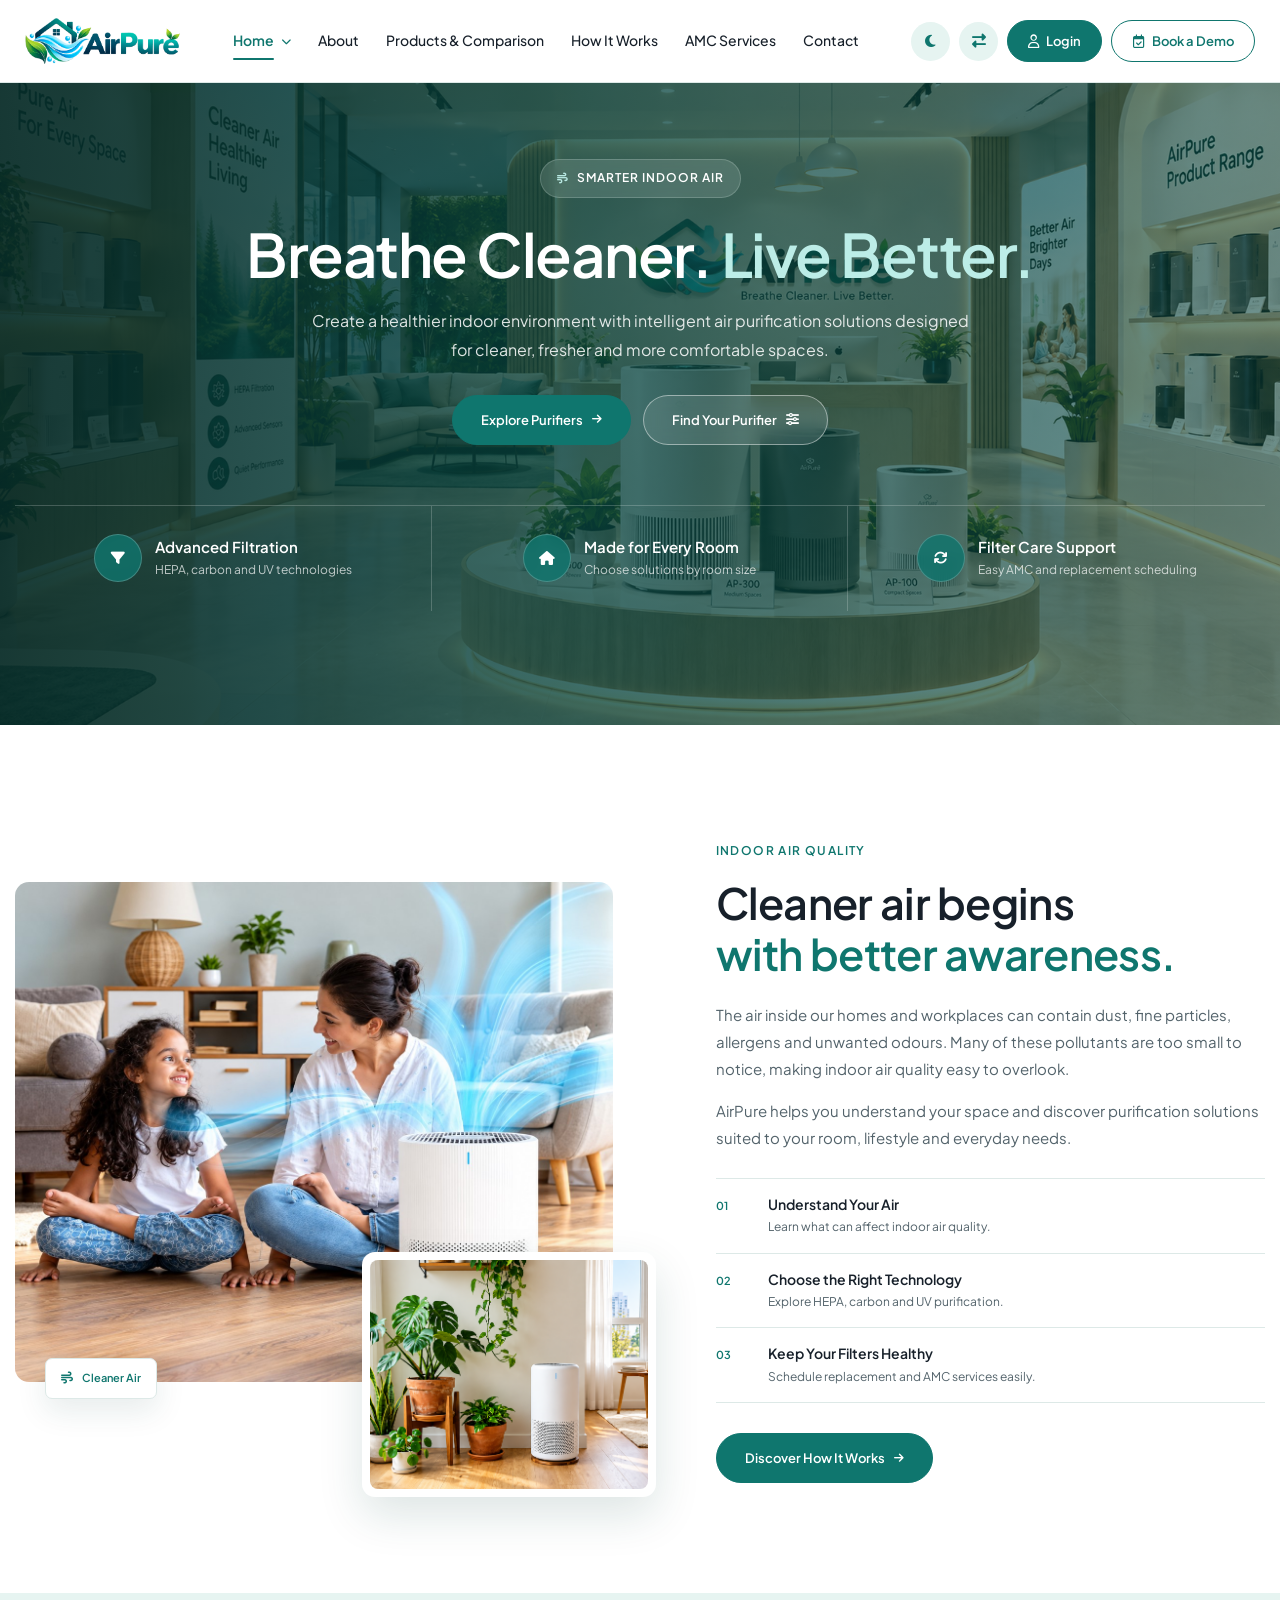
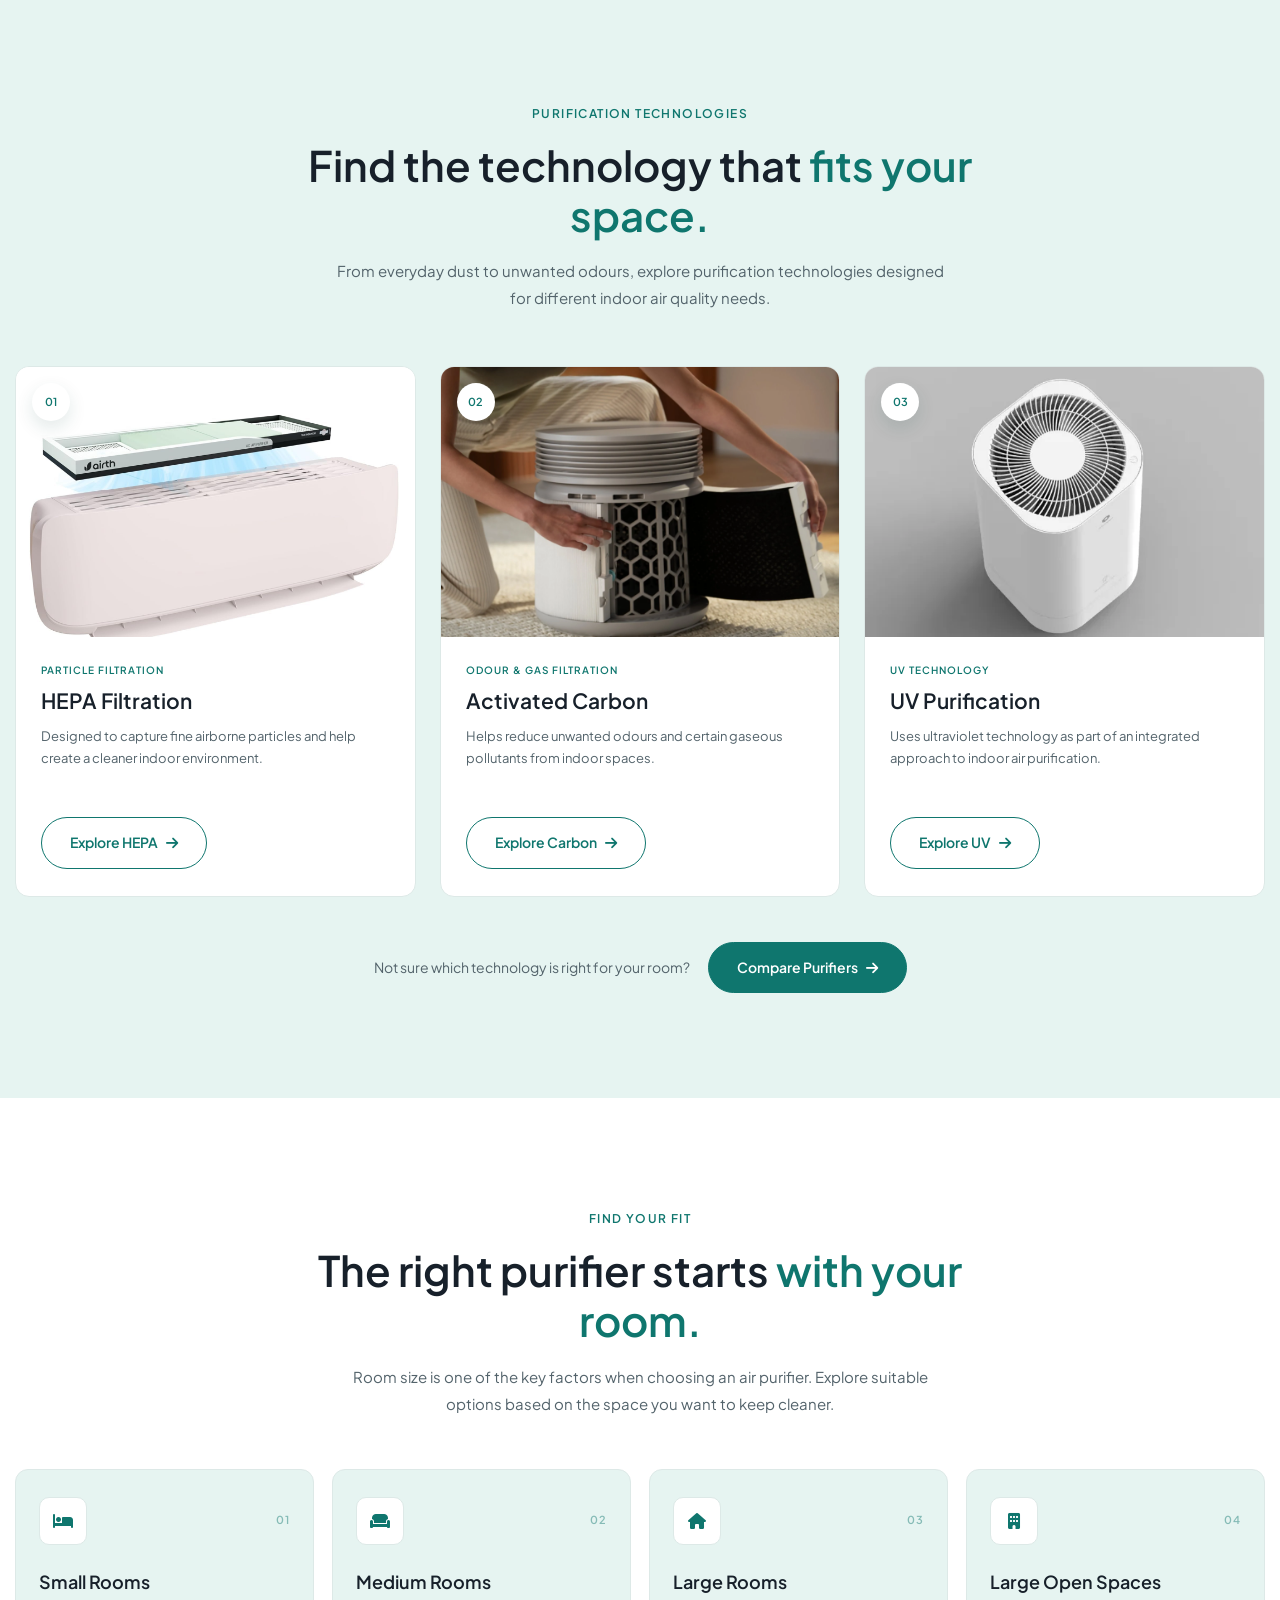
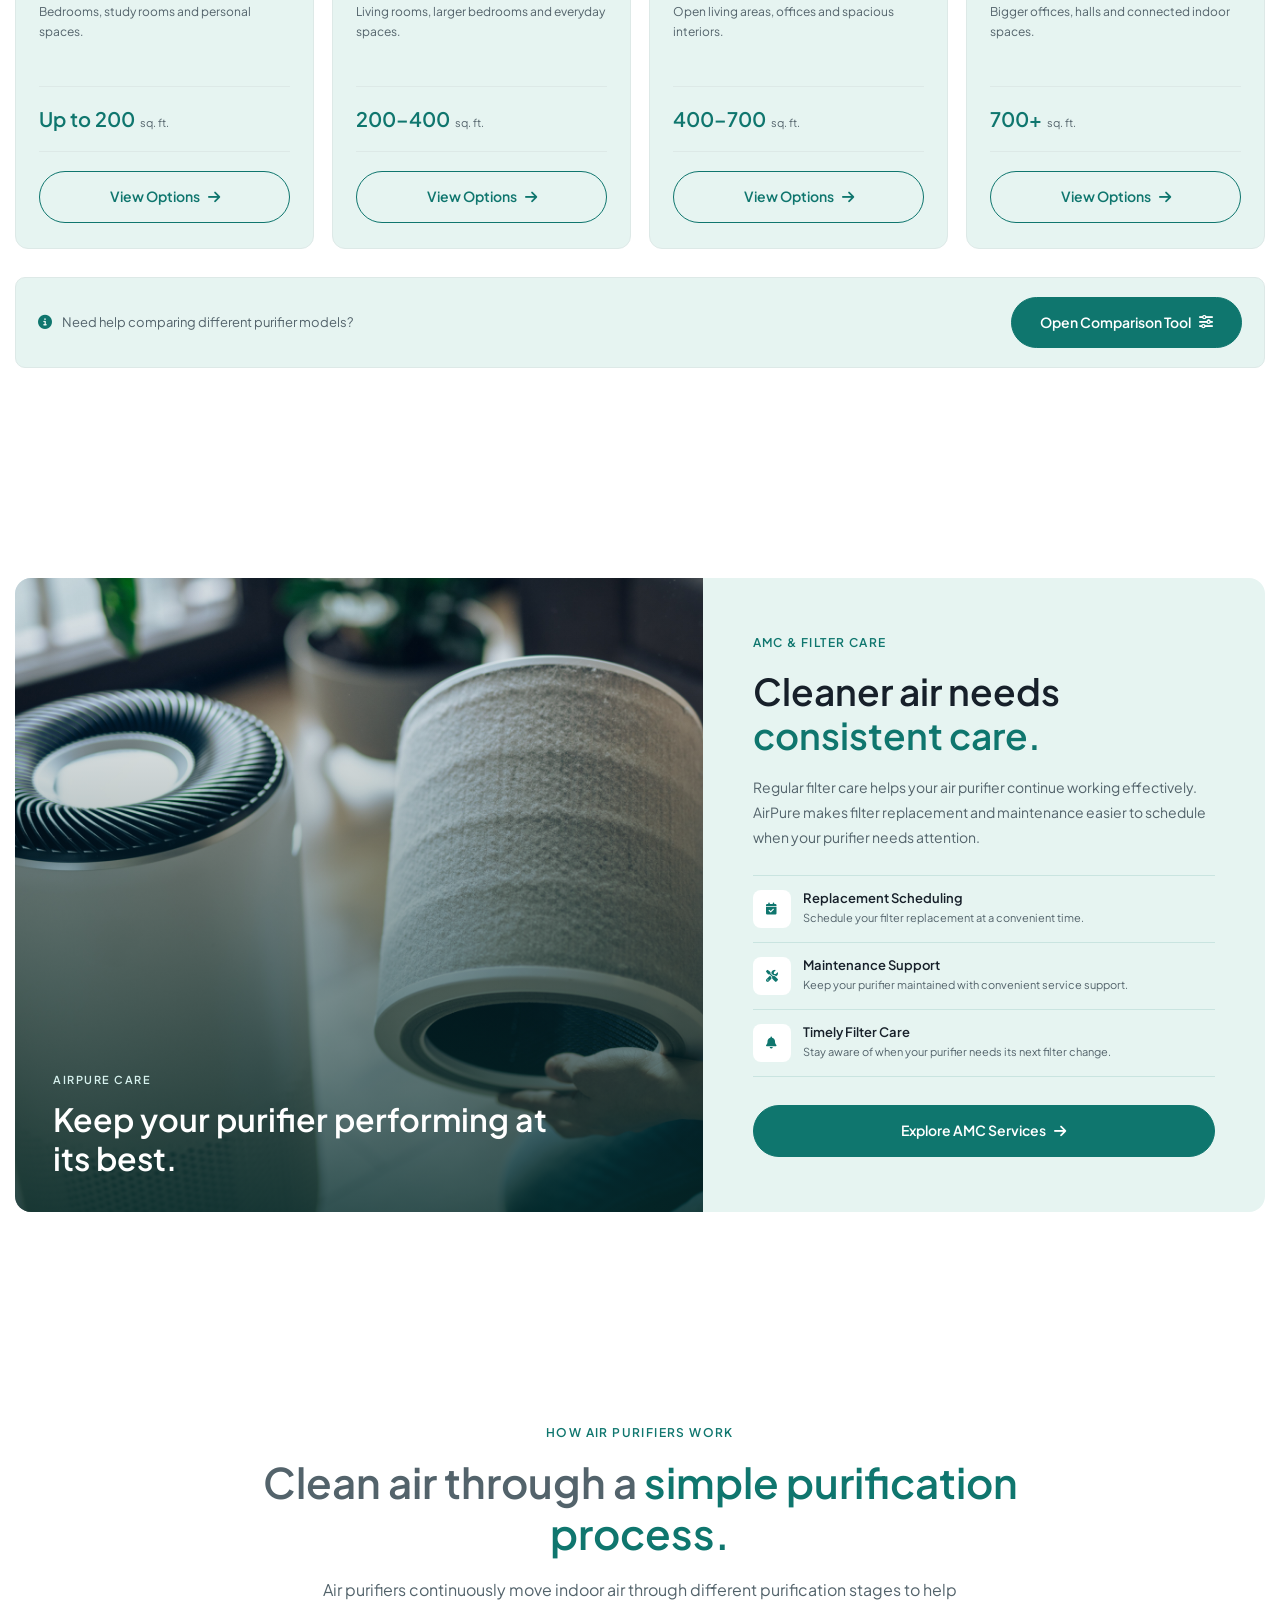
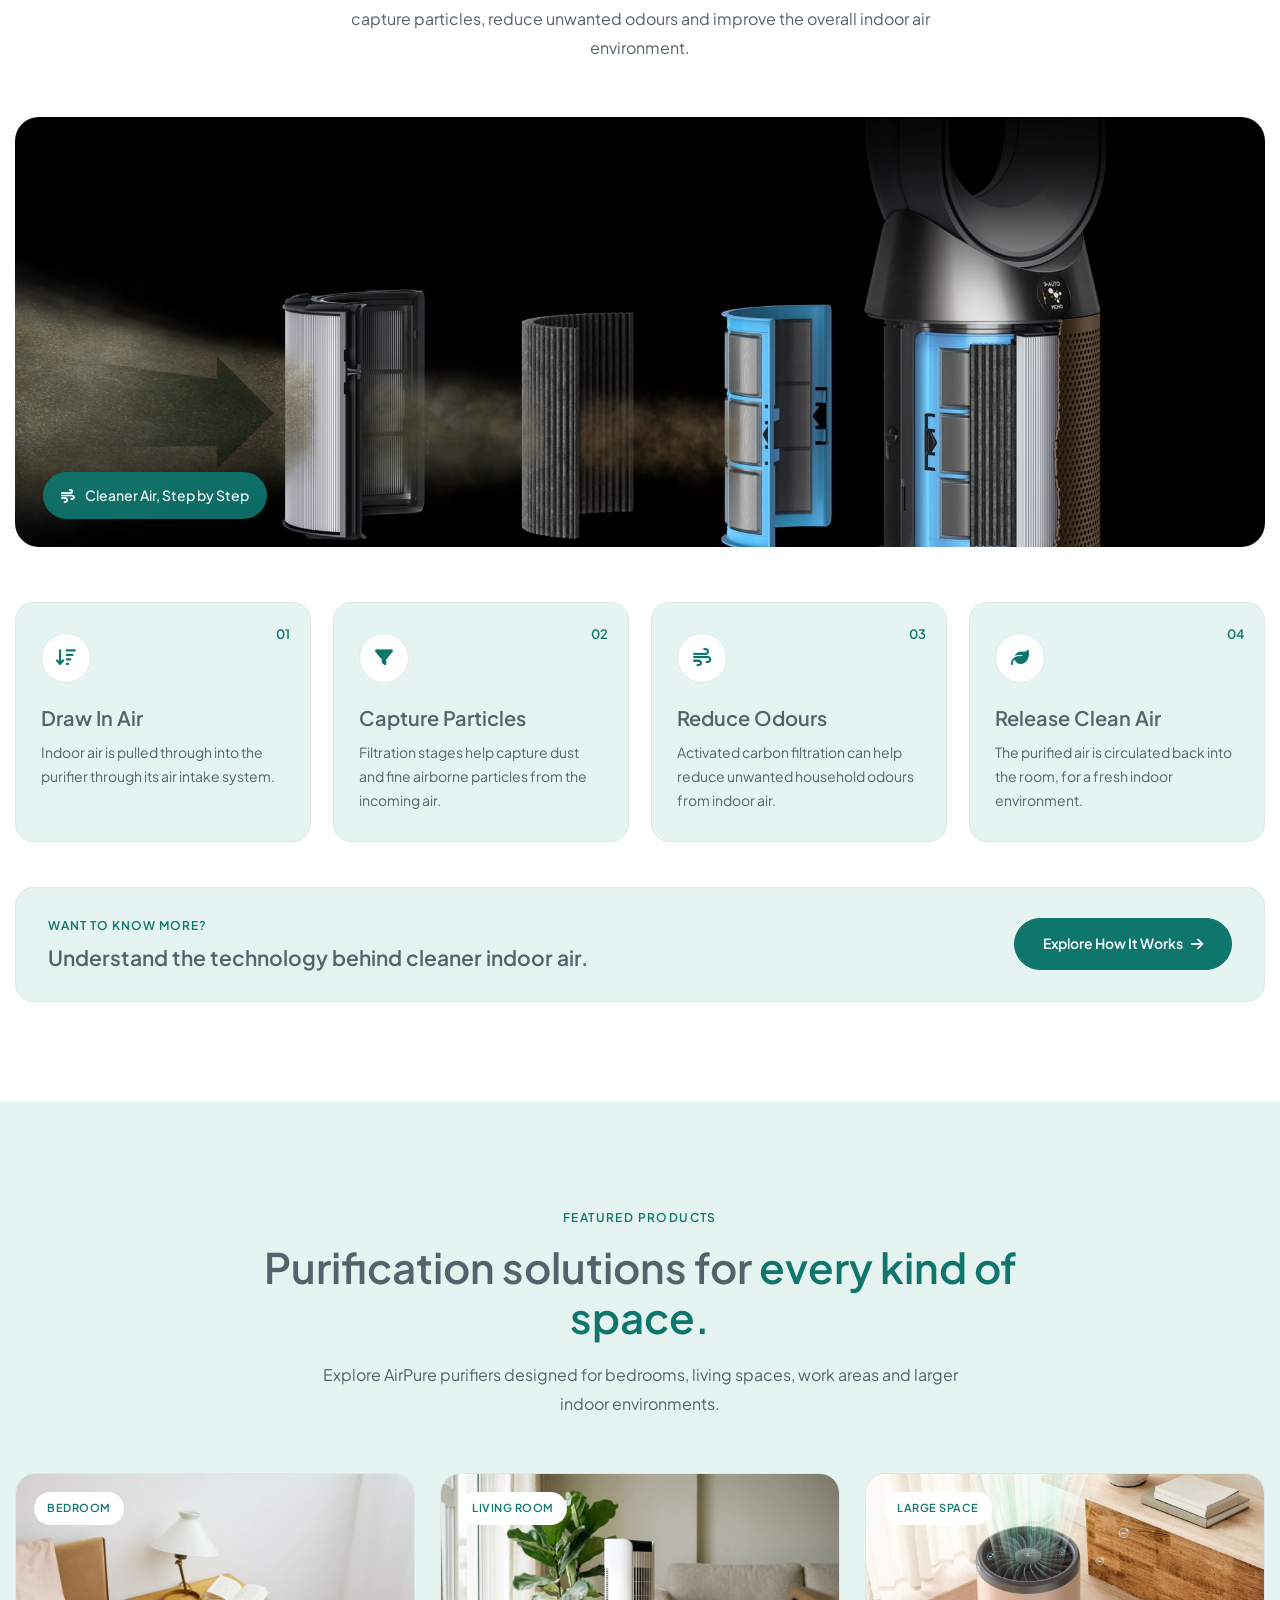
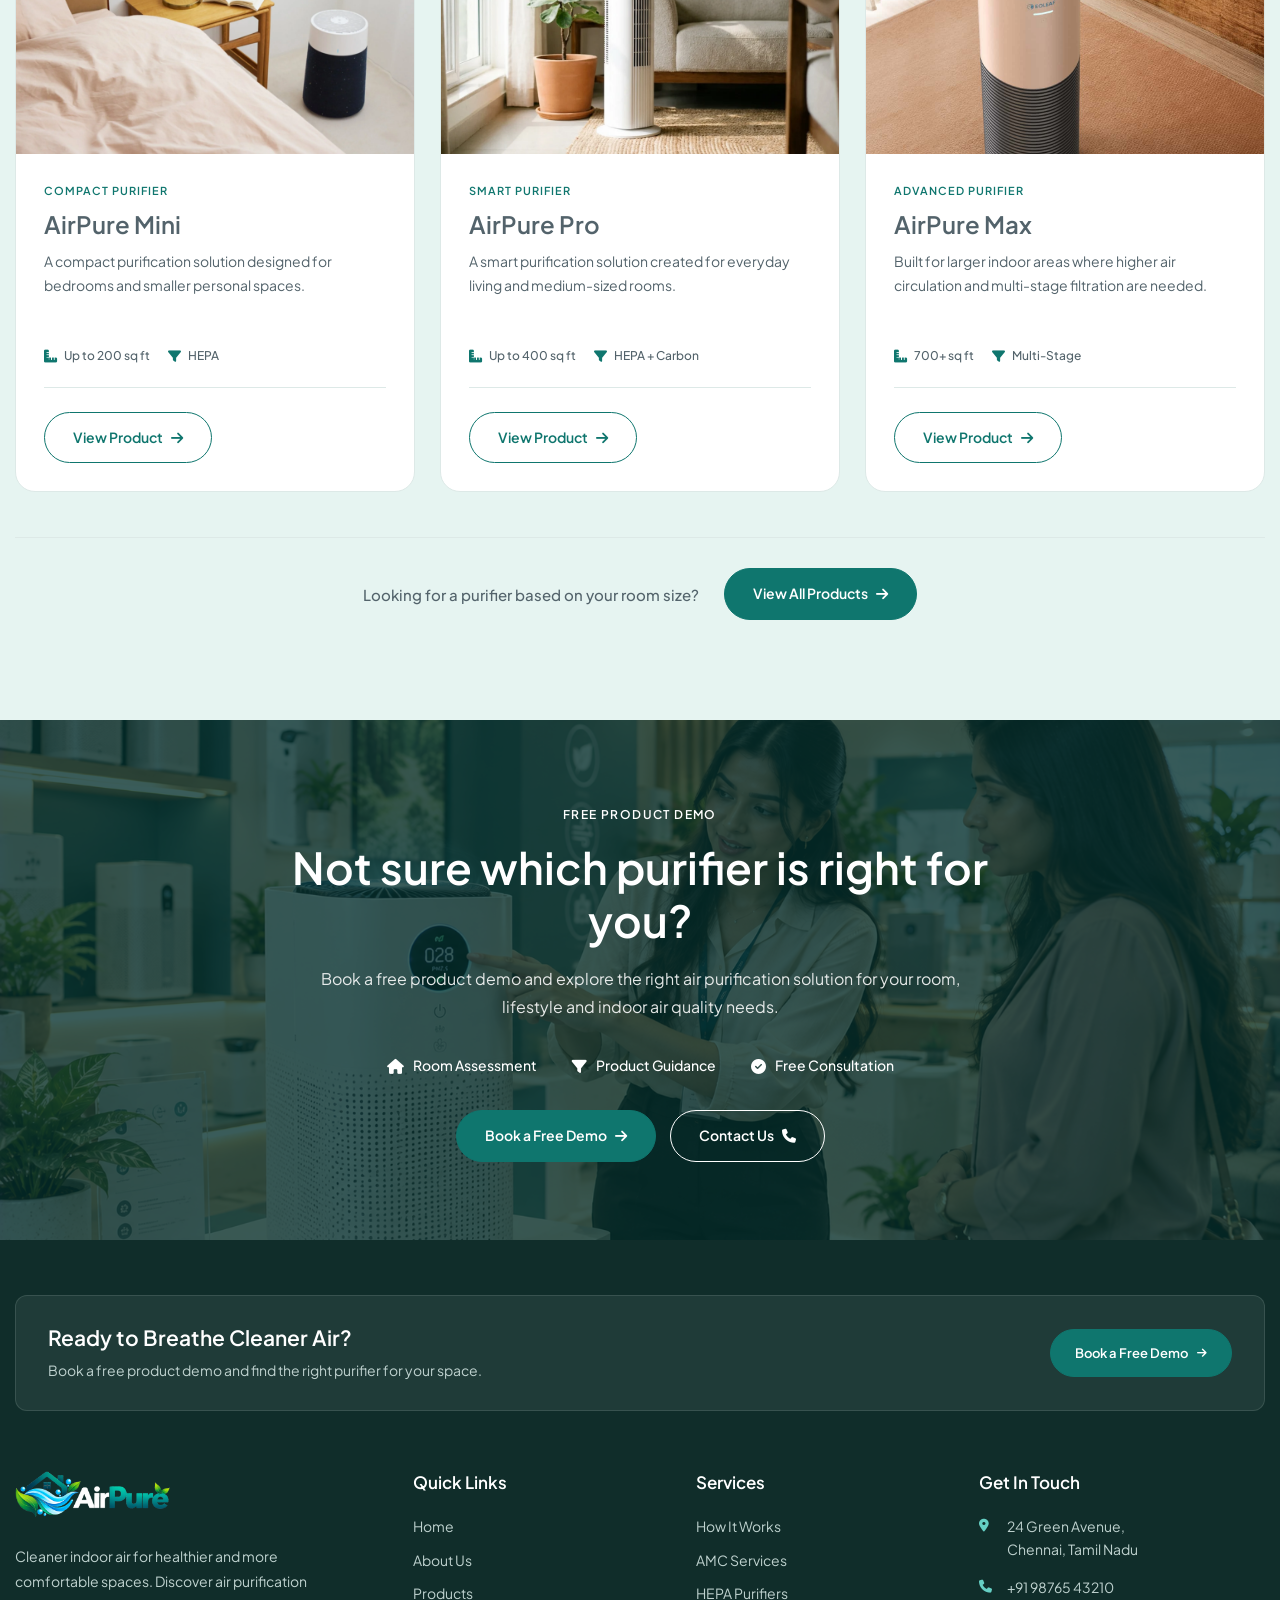
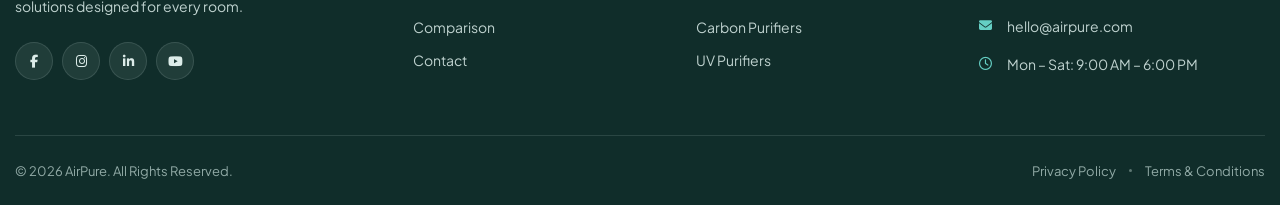
<file: index.html>
<!DOCTYPE html>
<html lang="en">

<head>
    <meta charset="UTF-8">

    <!-- Responsive Viewport -->
    <meta name="viewport" content="width=device-width, initial-scale=1.0">

    <!-- Website Title -->
    <title>AirPure</title>

    <!-- Favicon -->
    <link rel="icon" type="image/png" href="images/favicon.png">

    <!-- SEO Description -->
    <meta name="description"
        content="AirPure provides advanced air purifiers and indoor air quality solutions for cleaner, healthier spaces.">

    <!-- Google Font - Plus Jakarta Sans -->
    <link rel="preconnect" href="https://fonts.googleapis.com">
    <link rel="preconnect" href="https://fonts.gstatic.com" crossorigin>

    <link href="https://fonts.googleapis.com/css2?family=Plus+Jakarta+Sans:wght@400;500;600&display=swap"
        rel="stylesheet">

    <!-- Font Awesome -->
    <link rel="stylesheet" href="https://cdnjs.cloudflare.com/ajax/libs/font-awesome/6.7.2/css/all.min.css">

    <!-- Main CSS -->
    <link rel="stylesheet" href="css/style.css">

</head>

<body>

    <!-- ================================
     AIRPURE HEADER
================================= -->
    <header class="airpure-header" id="airpureHeader">

        <div class="airpure-header-container">

            <!-- Logo -->
            <a href="index.html" class="airpure-logo">
                <img src="images/logo.png" alt="AirPure">
            </a>


            <!-- Desktop Navigation -->
            <nav class="airpure-navigation" id="airpureNavigation">

                <ul class="airpure-menu">

                    <!-- Home Dropdown -->
                    <li class="airpure-menu-item airpure-home-dropdown">
                        <a href="#" class="airpure-menu-link">
                            <span class="airpure-home-text">Home</span>
                            <i class="fa-solid fa-chevron-down"></i>
                        </a>

                        <ul class="airpure-dropdown-menu">
                            <li>
                                <a href="index.html">Home 1</a>
                            </li>

                            <li>
                                <a href="home-2.html">Home 2</a>
                            </li>
                        </ul>
                    </li>


                    <!-- About -->
                    <li class="airpure-menu-item">
                        <a href="about.html" class="airpure-menu-link">
                            About
                        </a>
                    </li>

                    <!-- Products -->
                    <li class="airpure-menu-item">
                        <a href="products.html" class="airpure-menu-link">
                            Products & Comparison
                        </a>
                    </li>

                    <!-- How It Works -->
                    <li class="airpure-menu-item">
                        <a href="how-it-works.html" class="airpure-menu-link">
                            How It Works
                        </a>
                    </li>


                    <!-- AMC Services -->
                    <li class="airpure-menu-item">
                        <a href="amc-services.html" class="airpure-menu-link">
                            AMC Services
                        </a>
                    </li>


                    <!-- Contact -->
                    <li class="airpure-menu-item">
                        <a href="contact.html" class="airpure-menu-link">
                            Contact
                        </a>
                    </li>

                </ul>


                <!-- Mobile / Tablet Controls -->
                <div class="airpure-mobile-controls">

                    <!-- Dark Mode -->
                    <button class="airpure-control-btn" id="airpureThemeToggle" type="button"
                        aria-label="Toggle dark mode">

                        <i class="fa-solid fa-moon"></i>
                        <span>Dark Mode</span>

                    </button>


                    <!-- RTL -->
                    <button class="airpure-control-btn" id="airpureRtlToggle" type="button"
                        aria-label="Toggle RTL mode">

                        <i class="fa-solid fa-right-left"></i>
                        <span>RTL Mode</span>

                    </button>


                    <!-- Login -->
                    <a href="login.html" class="airpure-login-btn">
                        <i class="fa-regular fa-user"></i>
                        Login
                    </a>


                    <!-- Book Demo -->
                    <a href="demo-booking.html" class="airpure-demo-btn">

                        <i class="fa-regular fa-calendar-check"></i>
                        Book a Demo

                    </a>

                </div>

            </nav>


            <!-- Desktop Controls -->
            <div class="airpure-desktop-controls">

                <!-- Dark Mode -->
                <button class="airpure-icon-btn" id="airpureThemeToggleDesktop" type="button"
                    aria-label="Toggle dark mode">

                    <i class="fa-solid fa-moon"></i>

                </button>


                <!-- RTL -->
                <button class="airpure-icon-btn" id="airpureRtlToggleDesktop" type="button"
                    aria-label="Toggle RTL mode">

                    <i class="fa-solid fa-right-left"></i>

                </button>


                <!-- Login -->
                <a href="login.html" class="airpure-login-btn">
                    <i class="fa-regular fa-user"></i>
                    Login
                </a>


                <!-- Book Demo -->
                <a href="demo-booking.html" class="airpure-demo-btn">

                    <i class="fa-regular fa-calendar-check"></i>
                    Book a Demo

                </a>

            </div>


            <!-- Menu Toggle -->
            <button class="airpure-menu-toggle" id="airpureMenuToggle" type="button" aria-label="Open menu"
                aria-expanded="false">

                <span></span>
                <span></span>
                <span></span>

            </button>

        </div>

    </header>


    <!-- =========================================
     AIRPURE HERO SECTION
========================================= -->

    <section class="airpure-hero-section">

        <!-- Background Overlay -->
        <div class="airpure-hero-overlay"></div>

        <div class="container">

            <div class="airpure-hero-content">

                <!-- Eyebrow -->
                <span class="airpure-hero-eyebrow">
                    <i class="fa-solid fa-wind"></i>
                    SMARTER INDOOR AIR
                </span>


                <!-- Heading -->
                <h1>
                    Breathe Cleaner.
                    <span>Live Better.</span>
                </h1>


                <!-- Description -->
                <p>
                    Create a healthier indoor environment with intelligent
                    air purification solutions designed for cleaner,
                    fresher and more comfortable spaces.
                </p>


                <!-- Buttons -->
                <div class="airpure-hero-actions">

                    <a href="products.html" class="airpure-hero-main-btn">

                        Explore Purifiers
                        <i class="fa-solid fa-arrow-right"></i>

                    </a>


                    <a href="comparison.html" class="airpure-hero-light-btn">

                        Find Your Purifier
                        <i class="fa-solid fa-sliders"></i>

                    </a>

                </div>

            </div>


            <!-- Hero Highlights -->
            <div class="airpure-hero-highlights">

                <!-- Highlight 01 -->
                <div class="airpure-hero-highlight">

                    <div class="airpure-highlight-icon">
                        <i class="fa-solid fa-filter"></i>
                    </div>

                    <div class="airpure-highlight-content">

                        <h3>Advanced Filtration</h3>

                        <p>
                            HEPA, carbon and UV technologies
                        </p>

                    </div>

                </div>


                <!-- Highlight 02 -->
                <div class="airpure-hero-highlight">

                    <div class="airpure-highlight-icon">
                        <i class="fa-solid fa-house"></i>
                    </div>

                    <div class="airpure-highlight-content">

                        <h3>Made for Every Room</h3>

                        <p>
                            Choose solutions by room size
                        </p>

                    </div>

                </div>


                <!-- Highlight 03 -->
                <div class="airpure-hero-highlight">

                    <div class="airpure-highlight-icon">
                        <i class="fa-solid fa-arrows-rotate"></i>
                    </div>

                    <div class="airpure-highlight-content">

                        <h3>Filter Care Support</h3>

                        <p>
                            Easy AMC and replacement scheduling
                        </p>

                    </div>

                </div>

            </div>

        </div>

    </section>

    <!-- =========================================
     SECTION 02
     CLEAN AIR AWARENESS
========================================= -->

    <section class="airpure-awareness-section">

        <div class="container">

            <div class="airpure-awareness-wrapper">

                <!-- Image Area -->
                <div class="airpure-awareness-images">

                    <div class="airpure-awareness-main-image">

                        <img src="images/indoor-air-quality.jpg" alt="Clean indoor living space">

                    </div>


                    <div class="airpure-awareness-small-image">

                        <img src="images/air-purifier-living-room.jpg" alt="Air purifier in a modern room">

                    </div>


                    <div class="airpure-awareness-image-tag">

                        <i class="fa-solid fa-wind"></i>

                        <span>
                            Cleaner Air
                        </span>

                    </div>

                </div>


                <!-- Content Area -->
                <div class="airpure-awareness-content">

                    <span class="airpure-section-label">
                        INDOOR AIR QUALITY
                    </span>


                    <h2>
                        Cleaner air begins
                        <span>with better awareness.</span>
                    </h2>


                    <p>
                        The air inside our homes and workplaces can contain
                        dust, fine particles, allergens and unwanted odours.
                        Many of these pollutants are too small to notice,
                        making indoor air quality easy to overlook.
                    </p>


                    <p>
                        AirPure helps you understand your space and discover
                        purification solutions suited to your room, lifestyle
                        and everyday needs.
                    </p>


                    <!-- Awareness Points -->
                    <div class="airpure-awareness-points">

                        <div class="airpure-awareness-point">

                            <span class="airpure-point-number">
                                01
                            </span>

                            <div>

                                <h3>
                                    Understand Your Air
                                </h3>

                                <p>
                                    Learn what can affect indoor air quality.
                                </p>

                            </div>

                        </div>


                        <div class="airpure-awareness-point">

                            <span class="airpure-point-number">
                                02
                            </span>

                            <div>

                                <h3>
                                    Choose the Right Technology
                                </h3>

                                <p>
                                    Explore HEPA, carbon and UV purification.
                                </p>

                            </div>

                        </div>


                        <div class="airpure-awareness-point">

                            <span class="airpure-point-number">
                                03
                            </span>

                            <div>

                                <h3>
                                    Keep Your Filters Healthy
                                </h3>

                                <p>
                                    Schedule replacement and AMC services easily.
                                </p>

                            </div>

                        </div>

                    </div>


                    <a href="how-it-works.html" class="airpure-awareness-button">

                        Discover How It Works

                        <i class="fa-solid fa-arrow-right"></i>

                    </a>

                </div>

            </div>

        </div>

    </section>

    <!-- =========================================
     SECTION 03
     AIR PURIFICATION TECHNOLOGIES
========================================= -->

    <section class="airpure-technology-section">

        <div class="container">

            <!-- Section Heading -->
            <div class="airpure-technology-heading">

                <span class="airpure-section-label">
                    PURIFICATION TECHNOLOGIES
                </span>

                <h2>
                    Find the technology that
                    <span>fits your space.</span>
                </h2>

                <p>
                    From everyday dust to unwanted odours, explore
                    purification technologies designed for different
                    indoor air quality needs.
                </p>

            </div>


            <!-- Technology Cards -->
            <div class="airpure-technology-grid">

                <!-- HEPA -->
                <article class="airpure-technology-card">

                    <div class="airpure-technology-image">

                        <img src="images/hepa-purifier.jpg" alt="HEPA air purifier">

                        <span class="airpure-technology-number">
                            01
                        </span>

                    </div>


                    <div class="airpure-technology-content">

                        <span class="airpure-technology-type">
                            PARTICLE FILTRATION
                        </span>

                        <h3>
                            HEPA Filtration
                        </h3>

                        <p>
                            Designed to capture fine airborne particles
                            and help create a cleaner indoor environment.
                        </p>

                        <a href="products.html#hepa" class="btn-secondary">

                            Explore HEPA

                            <i class="fa-solid fa-arrow-right"></i>

                        </a>

                    </div>

                </article>


                <!-- Activated Carbon -->
                <article class="airpure-technology-card">

                    <div class="airpure-technology-image">

                        <img src="images/carbon-purifier.jpg" alt="Activated carbon air purifier">

                        <span class="airpure-technology-number">
                            02
                        </span>

                    </div>


                    <div class="airpure-technology-content">

                        <span class="airpure-technology-type">
                            ODOUR & GAS FILTRATION
                        </span>

                        <h3>
                            Activated Carbon
                        </h3>

                        <p>
                            Helps reduce unwanted odours and certain
                            gaseous pollutants from indoor spaces.
                        </p>

                        <a href="products.html#carbon" class="btn-secondary">

                            Explore Carbon

                            <i class="fa-solid fa-arrow-right"></i>

                        </a>

                    </div>

                </article>


                <!-- UV -->
                <article class="airpure-technology-card">

                    <div class="airpure-technology-image">

                        <img src="images/uv-purifier.jpg" alt="UV air purification system">

                        <span class="airpure-technology-number">
                            03
                        </span>

                    </div>


                    <div class="airpure-technology-content">

                        <span class="airpure-technology-type">
                            UV TECHNOLOGY
                        </span>

                        <h3>
                            UV Purification
                        </h3>

                        <p>
                            Uses ultraviolet technology as part of an
                            integrated approach to indoor air purification.
                        </p>

                        <a href="products.html#uv" class="btn-secondary">

                            Explore UV

                            <i class="fa-solid fa-arrow-right"></i>

                        </a>

                    </div>

                </article>

            </div>


            <!-- Bottom CTA -->
            <div class="airpure-technology-bottom">

                <p>
                    Not sure which technology is right for your room?
                </p>

                <a href="products.html" class="btn-primary">

                    Compare Purifiers

                    <i class="fa-solid fa-arrow-right"></i>

                </a>

            </div>

        </div>

    </section>

    <!-- =========================================
     SECTION 04
     FIND THE RIGHT PURIFIER
========================================= -->

    <section class="airpure-room-section">

        <div class="container">

            <!-- Section Heading -->
            <div class="airpure-room-heading">

                <span class="airpure-section-label">
                    FIND YOUR FIT
                </span>

                <h2>
                    The right purifier starts
                    <span>with your room.</span>
                </h2>

                <p>
                    Room size is one of the key factors when choosing
                    an air purifier. Explore suitable options based
                    on the space you want to keep cleaner.
                </p>

            </div>


            <!-- Room Size Options -->
            <div class="airpure-room-options">

                <!-- Small Room -->
                <div class="airpure-room-card">

                    <div class="airpure-room-top">

                        <span class="airpure-room-icon">
                            <i class="fa-solid fa-bed"></i>
                        </span>

                        <span class="airpure-room-number">
                            01
                        </span>

                    </div>

                    <h3>
                        Small Rooms
                    </h3>

                    <p>
                        Bedrooms, study rooms and personal spaces.
                    </p>

                    <div class="airpure-room-size">
                        <strong>Up to 200</strong>
                        <span>sq. ft.</span>
                    </div>

                    <a href="products.html" class="btn-secondary">

                        View Options

                        <i class="fa-solid fa-arrow-right"></i>

                    </a>

                </div>


                <!-- Medium Room -->
                <div class="airpure-room-card">

                    <div class="airpure-room-top">

                        <span class="airpure-room-icon">
                            <i class="fa-solid fa-couch"></i>
                        </span>

                        <span class="airpure-room-number">
                            02
                        </span>

                    </div>

                    <h3>
                        Medium Rooms
                    </h3>

                    <p>
                        Living rooms, larger bedrooms and everyday spaces.
                    </p>

                    <div class="airpure-room-size">
                        <strong>200–400</strong>
                        <span>sq. ft.</span>
                    </div>

                    <a href="products.html" class="btn-secondary">

                        View Options

                        <i class="fa-solid fa-arrow-right"></i>

                    </a>

                </div>


                <!-- Large Room -->
                <div class="airpure-room-card">

                    <div class="airpure-room-top">

                        <span class="airpure-room-icon">
                            <i class="fa-solid fa-house"></i>
                        </span>

                        <span class="airpure-room-number">
                            03
                        </span>

                    </div>

                    <h3>
                        Large Rooms
                    </h3>

                    <p>
                        Open living areas, offices and spacious interiors.
                    </p>

                    <div class="airpure-room-size">
                        <strong>400–700</strong>
                        <span>sq. ft.</span>
                    </div>

                    <a href="products.html" class="btn-secondary">

                        View Options

                        <i class="fa-solid fa-arrow-right"></i>

                    </a>

                </div>


                <!-- Extra Large -->
                <div class="airpure-room-card">

                    <div class="airpure-room-top">

                        <span class="airpure-room-icon">
                            <i class="fa-solid fa-building"></i>
                        </span>

                        <span class="airpure-room-number">
                            04
                        </span>

                    </div>

                    <h3>
                        Large Open Spaces
                    </h3>

                    <p>
                        Bigger offices, halls and connected indoor spaces.
                    </p>

                    <div class="airpure-room-size">
                        <strong>700+</strong>
                        <span>sq. ft.</span>
                    </div>

                    <a href="products.html" class="btn-secondary">

                        View Options

                        <i class="fa-solid fa-arrow-right"></i>

                    </a>

                </div>

            </div>


            <!-- Comparison Link -->
            <div class="airpure-room-footer">

                <div class="airpure-room-footer-text">

                    <i class="fa-solid fa-circle-info"></i>

                    <span>
                        Need help comparing different purifier models?
                    </span>

                </div>

                <a href="products.html" class="btn-primary">

                    Open Comparison Tool

                    <i class="fa-solid fa-sliders"></i>

                </a>

            </div>

        </div>

    </section>

    <!-- =========================================
     SECTION 05
     FILTER CARE & AMC SERVICES
========================================= -->

    <section class="airpure-amc-section">

        <div class="container">

            <div class="airpure-amc-wrapper">

                <!-- Background Image -->
                <div class="airpure-amc-image">

                    <img src="images/filter-maintenance.jpg" alt="Air purifier filter maintenance">

                    <div class="airpure-amc-overlay"></div>


                    <!-- Image Content -->
                    <div class="airpure-amc-image-content">

                        <span>
                            AIRPURE CARE
                        </span>

                        <h2>
                            Keep your purifier
                            performing at its best.
                        </h2>

                    </div>

                </div>


                <!-- Service Content -->
                <div class="airpure-amc-content">

                    <span class="airpure-section-label">
                        AMC & FILTER CARE
                    </span>

                    <h2>
                        Cleaner air needs
                        <span>consistent care.</span>
                    </h2>

                    <p>
                        Regular filter care helps your air purifier
                        continue working effectively. AirPure makes
                        filter replacement and maintenance easier to
                        schedule when your purifier needs attention.
                    </p>


                    <!-- Service Features -->

                    <div class="airpure-amc-features">

                        <div class="airpure-amc-feature">

                            <div class="airpure-amc-icon">
                                <i class="fa-solid fa-calendar-check"></i>
                            </div>

                            <div>

                                <h3>
                                    Replacement Scheduling
                                </h3>

                                <p>
                                    Schedule your filter replacement
                                    at a convenient time.
                                </p>

                            </div>

                        </div>


                        <div class="airpure-amc-feature">

                            <div class="airpure-amc-icon">
                                <i class="fa-solid fa-screwdriver-wrench"></i>
                            </div>

                            <div>

                                <h3>
                                    Maintenance Support
                                </h3>

                                <p>
                                    Keep your purifier maintained
                                    with convenient service support.
                                </p>

                            </div>

                        </div>


                        <div class="airpure-amc-feature">

                            <div class="airpure-amc-icon">
                                <i class="fa-solid fa-bell"></i>
                            </div>

                            <div>

                                <h3>
                                    Timely Filter Care
                                </h3>

                                <p>
                                    Stay aware of when your purifier
                                    needs its next filter change.
                                </p>

                            </div>

                        </div>

                    </div>


                    <a href="amc-services.html" class="btn-primary">

                        Explore AMC Services

                        <i class="fa-solid fa-arrow-right"></i>

                    </a>

                </div>

            </div>

        </div>

    </section>

    <!-- How Air Purifiers Work Section -->
    <section class="airpure-process-section">
        <div class="container">

            <div class="airpure-process-heading">
                <span class="airpure-section-label">HOW AIR PURIFIERS WORK</span>

                <h2>
                    Clean air through a
                    <span>simple purification process.</span>
                </h2>

                <p>
                    Air purifiers continuously move indoor air through different
                    purification stages to help capture particles, reduce unwanted
                    odours and improve the overall indoor air environment.
                </p>
            </div>

            <div class="airpure-process-image">
                <img src="images/how-air-purifier-works.jpg" alt="How an air purifier works">

                <div class="airpure-process-image-label">
                    <i class="fa-solid fa-wind"></i>
                    <span>Cleaner Air, Step by Step</span>
                </div>
            </div>

            <div class="airpure-process-steps">

                <!-- Step 01 -->
                <div class="airpure-process-step">
                    <div class="airpure-process-number">01</div>

                    <div class="airpure-process-icon">
                        <i class="fa-solid fa-arrow-down-wide-short"></i>
                    </div>

                    <h3>Draw In Air</h3>

                    <p>
                        Indoor air is pulled through into the purifier through its
                        air intake system.
                    </p>
                </div>

                <!-- Step 02 -->
                <div class="airpure-process-step">
                    <div class="airpure-process-number">02</div>

                    <div class="airpure-process-icon">
                        <i class="fa-solid fa-filter"></i>
                    </div>

                    <h3>Capture Particles</h3>

                    <p>
                        Filtration stages help capture dust and fine airborne
                        particles from the incoming air.
                    </p>
                </div>

                <!-- Step 03 -->
                <div class="airpure-process-step">
                    <div class="airpure-process-number">03</div>

                    <div class="airpure-process-icon">
                        <i class="fa-solid fa-wind"></i>
                    </div>

                    <h3>Reduce Odours</h3>

                    <p>
                        Activated carbon filtration can help reduce unwanted
                        household odours from indoor air.
                    </p>
                </div>

                <!-- Step 04 -->
                <div class="airpure-process-step">
                    <div class="airpure-process-number">04</div>

                    <div class="airpure-process-icon">
                        <i class="fa-solid fa-leaf"></i>
                    </div>

                    <h3>Release Clean Air</h3>

                    <p>
                        The purified air is circulated back into the room,
                        for a fresh indoor environment.
                    </p>
                </div>

            </div>

            <div class="airpure-process-bottom">
                <div class="airpure-process-bottom-content">
                    <span>WANT TO KNOW MORE?</span>
                    <h3>Understand the technology behind cleaner indoor air.</h3>
                </div>

                <a href="how-it-works.html" class="btn-primary">
                    Explore How It Works
                    <i class="fa-solid fa-arrow-right"></i>
                </a>
            </div>

        </div>
    </section>

    <!-- Featured Products Section -->
    <section class="airpure-products-section">
        <div class="container">

            <div class="airpure-products-heading">
                <span class="airpure-section-label">FEATURED PRODUCTS</span>

                <h2>
                    Purification solutions for
                    <span>every kind of space.</span>
                </h2>

                <p>
                    Explore AirPure purifiers designed for bedrooms, living spaces,
                    work areas and larger indoor environments.
                </p>
            </div>

            <div class="airpure-products-grid">

                <!-- Product 01 -->
                <article class="airpure-product-card">

                    <div class="airpure-product-image">
                        <img src="images/bedroom-air-purifier.jpg" alt="Air purifier for bedroom">

                        <span class="airpure-product-tag">
                            BEDROOM
                        </span>
                    </div>

                    <div class="airpure-product-content">

                        <span class="airpure-product-type">
                            COMPACT PURIFIER
                        </span>

                        <h3>AirPure Mini</h3>

                        <p>
                            A compact purification solution designed for
                            bedrooms and smaller personal spaces.
                        </p>

                        <div class="airpure-product-meta">
                            <span>
                                <i class="fa-solid fa-ruler-combined"></i>
                                Up to 200 sq ft
                            </span>

                            <span>
                                <i class="fa-solid fa-filter"></i>
                                HEPA
                            </span>
                        </div>

                        <a href="products.html" class="btn-secondary">
                            View Product
                            <i class="fa-solid fa-arrow-right"></i>
                        </a>

                    </div>
                </article>


                <!-- Product 02 -->
                <article class="airpure-product-card">

                    <div class="airpure-product-image">
                        <img src="images/living-room-air-purifier.jpg" alt="Air purifier for living room">

                        <span class="airpure-product-tag">
                            LIVING ROOM
                        </span>
                    </div>

                    <div class="airpure-product-content">

                        <span class="airpure-product-type">
                            SMART PURIFIER
                        </span>

                        <h3>AirPure Pro</h3>

                        <p>
                            A smart purification solution created for everyday
                            living and medium-sized rooms.
                        </p>

                        <div class="airpure-product-meta">
                            <span>
                                <i class="fa-solid fa-ruler-combined"></i>
                                Up to 400 sq ft
                            </span>

                            <span>
                                <i class="fa-solid fa-filter"></i>
                                HEPA + Carbon
                            </span>
                        </div>

                        <a href="products.html" class="btn-secondary">
                            View Product
                            <i class="fa-solid fa-arrow-right"></i>
                        </a>

                    </div>
                </article>


                <!-- Product 03 -->
                <article class="airpure-product-card">

                    <div class="airpure-product-image">
                        <img src="images/large-room-air-purifier.jpg" alt="Air purifier for large room">

                        <span class="airpure-product-tag">
                            LARGE SPACE
                        </span>
                    </div>

                    <div class="airpure-product-content">

                        <span class="airpure-product-type">
                            ADVANCED PURIFIER
                        </span>

                        <h3>AirPure Max</h3>

                        <p>
                            Built for larger indoor areas where higher air
                            circulation and multi-stage filtration are needed.
                        </p>

                        <div class="airpure-product-meta">
                            <span>
                                <i class="fa-solid fa-ruler-combined"></i>
                                700+ sq ft
                            </span>

                            <span>
                                <i class="fa-solid fa-filter"></i>
                                Multi-Stage
                            </span>
                        </div>

                        <a href="products.html" class="btn-secondary">
                            View Product
                            <i class="fa-solid fa-arrow-right"></i>
                        </a>

                    </div>
                </article>

            </div>


            <div class="airpure-products-bottom">
                <p>
                    Looking for a purifier based on your room size?
                </p>

                <a href="products.html" class="btn-primary">
                    View All Products
                    <i class="fa-solid fa-arrow-right"></i>
                </a>
            </div>

        </div>
    </section>

    <!-- Free Product Demo CTA Section -->
    <section class="airpure-demo-section">
        <div class="airpure-demo-background">
            <img src="images/air-demo.jpg" alt="Air purifier product demonstration">
        </div>

        <div class="airpure-demo-overlay"></div>

        <div class="container">
            <div class="airpure-demo-content">

                <span class="airpure-section-label">
                    FREE PRODUCT DEMO
                </span>

                <h2>
                    Not sure which purifier
                    <span>is right for you?</span>
                </h2>

                <p>
                    Book a free product demo and explore the right air
                    purification solution for your room, lifestyle and
                    indoor air quality needs.
                </p>

                <div class="airpure-demo-features">

                    <div class="airpure-demo-feature">
                        <i class="fa-solid fa-house"></i>
                        <span>Room Assessment</span>
                    </div>

                    <div class="airpure-demo-feature">
                        <i class="fa-solid fa-filter"></i>
                        <span>Product Guidance</span>
                    </div>

                    <div class="airpure-demo-feature">
                        <i class="fa-solid fa-circle-check"></i>
                        <span>Free Consultation</span>
                    </div>

                </div>

                <div class="airpure-demo-actions">

                    <a href="book-demo.html" class="btn-primary">
                        Book a Free Demo
                        <i class="fa-solid fa-arrow-right"></i>
                    </a>

                    <a href="contact.html" class="btn-secondary">
                        Contact Us
                        <i class="fa-solid fa-phone"></i>
                    </a>

                </div>

            </div>
        </div>
    </section>

    <!-- =========================================
     AIRPURE FOOTER
========================================= -->

    <footer class="airpure-footer">

        <div class="container">

            <!-- Footer CTA -->
            <div class="airpure-footer-cta">

                <div class="airpure-footer-cta-content">

                    <h3>Ready to Breathe Cleaner Air?</h3>

                    <p>
                        Book a free product demo and find the right
                        purifier for your space.
                    </p>

                </div>

                <a href="contact.html#demo-booking" class="airpure-footer-cta-btn">

                    Book a Free Demo
                    <i class="fa-solid fa-arrow-right"></i>

                </a>

            </div>


            <!-- Footer Main Columns -->
            <div class="airpure-footer-main">

                <!-- Brand -->
                <div class="airpure-footer-brand">

                    <a href="index.html" class="airpure-footer-logo">
                        <img src="images/logo-light.png" alt="AirPure">
                    </a>

                    <p>
                        Cleaner indoor air for healthier and more
                        comfortable spaces. Discover air purification
                        solutions designed for every room.
                    </p>

                    <div class="airpure-social-links">

                        <a href="#" aria-label="Facebook">
                            <i class="fa-brands fa-facebook-f"></i>
                        </a>

                        <a href="#" aria-label="Instagram">
                            <i class="fa-brands fa-instagram"></i>
                        </a>

                        <a href="#" aria-label="LinkedIn">
                            <i class="fa-brands fa-linkedin-in"></i>
                        </a>

                        <a href="#" aria-label="YouTube">
                            <i class="fa-brands fa-youtube"></i>
                        </a>

                    </div>

                </div>


                <!-- Quick Links -->
                <div class="airpure-footer-column">

                    <h3>Quick Links</h3>

                    <ul>

                        <li>
                            <a href="index.html">Home</a>
                        </li>

                        <li>
                            <a href="about.html">About Us</a>
                        </li>

                        <li>
                            <a href="products.html">Products</a>
                        </li>

                        <li>
                            <a href="comparison.html">Comparison</a>
                        </li>

                        <li>
                            <a href="contact.html">Contact</a>
                        </li>

                    </ul>

                </div>


                <!-- Services -->
                <div class="airpure-footer-column">

                    <h3>Services</h3>

                    <ul>

                        <li>
                            <a href="how-it-works.html">
                                How It Works
                            </a>
                        </li>

                        <li>
                            <a href="amc-services.html">
                                AMC Services
                            </a>
                        </li>

                        <li>
                            <a href="products.html">
                                HEPA Purifiers
                            </a>
                        </li>

                        <li>
                            <a href="products.html">
                                Carbon Purifiers
                            </a>
                        </li>

                        <li>
                            <a href="products.html">
                                UV Purifiers
                            </a>
                        </li>

                    </ul>

                </div>


                <!-- Contact -->
                <div class="airpure-footer-column airpure-footer-contact">

                    <h3>Get In Touch</h3>

                    <ul>

                        <li>
                            <i class="fa-solid fa-location-dot"></i>

                            <span>
                                24 Green Avenue,<br>
                                Chennai, Tamil Nadu
                            </span>
                        </li>

                        <li>
                            <i class="fa-solid fa-phone"></i>

                            <a href="tel:+919876543210">
                                +91 98765 43210
                            </a>
                        </li>

                        <li>
                            <i class="fa-solid fa-envelope"></i>

                            <a href="mailto:hello@airpure.com">
                                hello@airpure.com
                            </a>
                        </li>

                        <li>
                            <i class="fa-regular fa-clock"></i>

                            <span>
                                Mon – Sat: 9:00 AM – 6:00 PM
                            </span>
                        </li>

                    </ul>

                </div>

            </div>


            <!-- Footer Bottom -->
            <div class="airpure-footer-bottom">

                <p>
                    © 2026 AirPure. All Rights Reserved.
                </p>

                <div class="airpure-footer-bottom-links">

                    <a href="#">Privacy Policy</a>

                    <span></span>

                    <a href="#">Terms & Conditions</a>

                </div>

            </div>

        </div>

    </footer>

    <!-- =========================================
     SCROLL TO TOP
========================================= -->

    <button class="airpure-scroll-top" id="airpureScrollTop" type="button" aria-label="Scroll to top">

        <i class="fa-solid fa-arrow-up"></i>

    </button>

    <script src="js/main.js"></script>

</body>

</html>
</file>
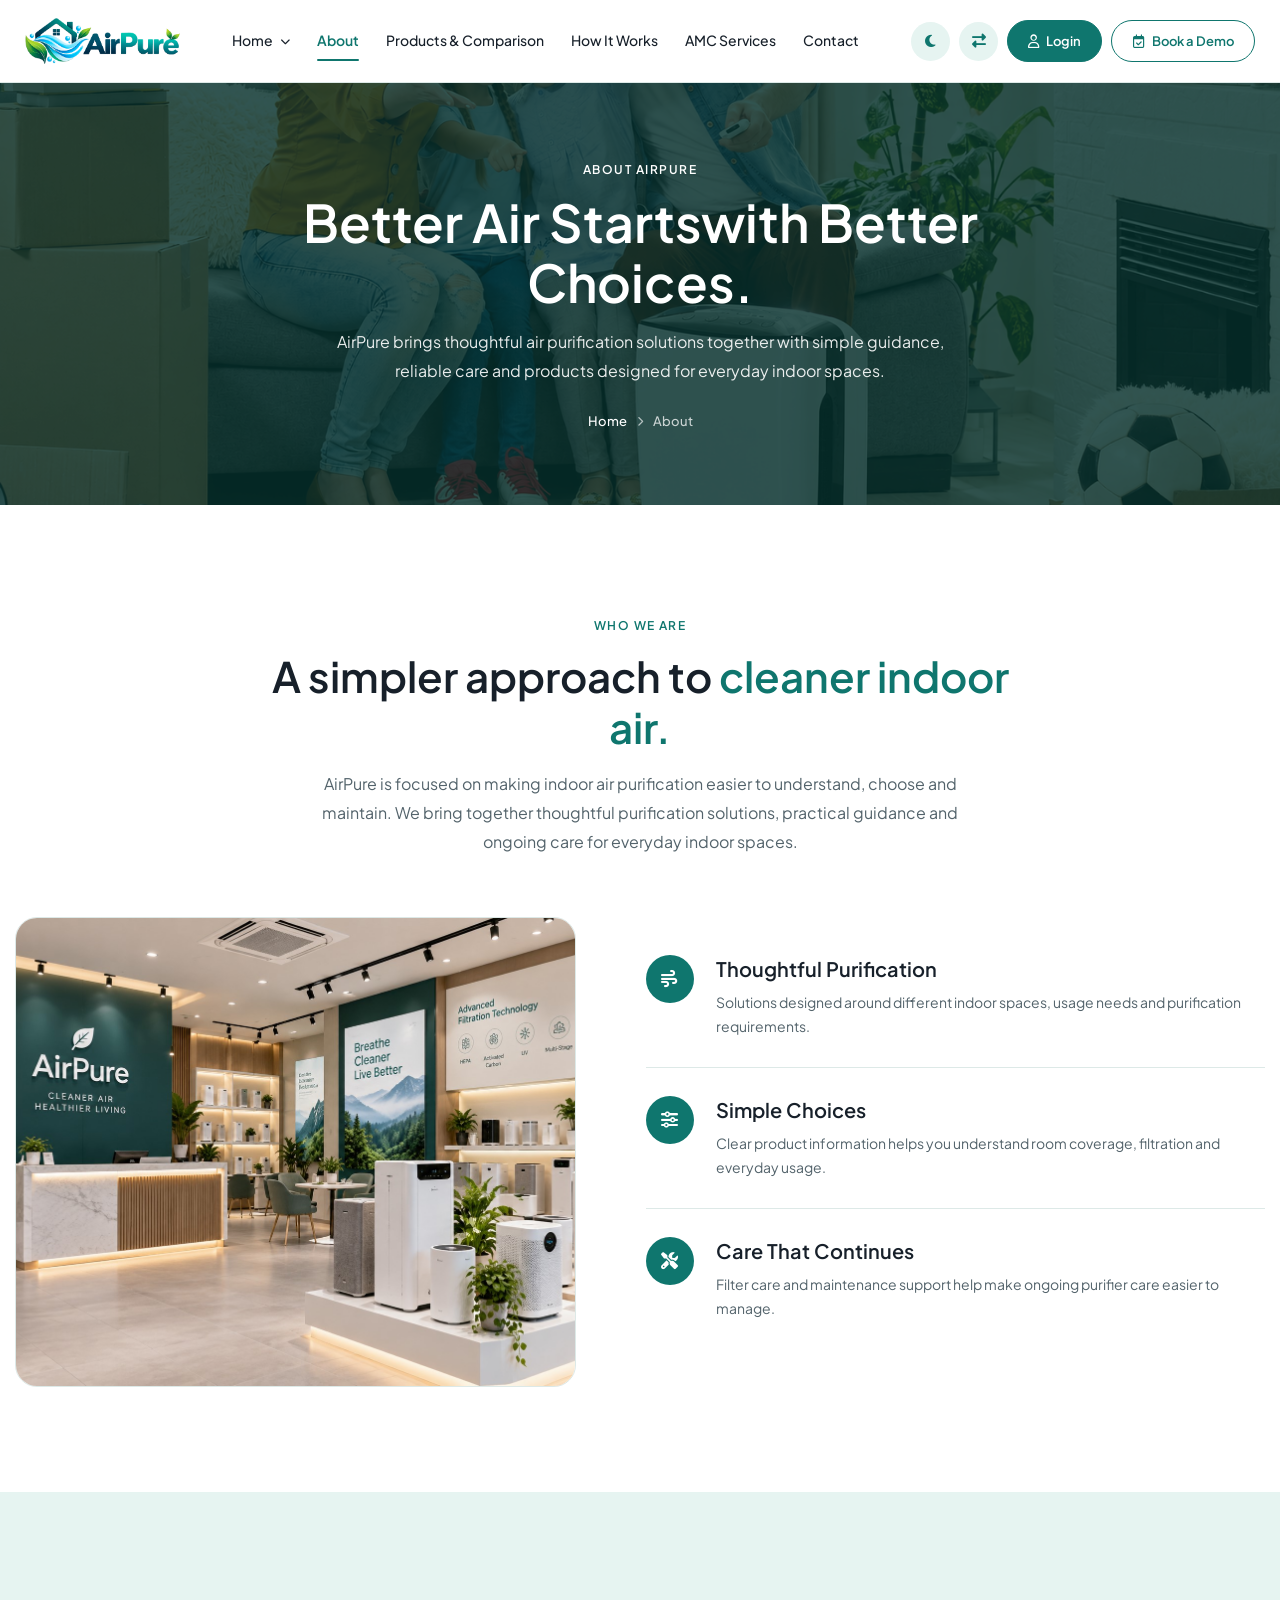
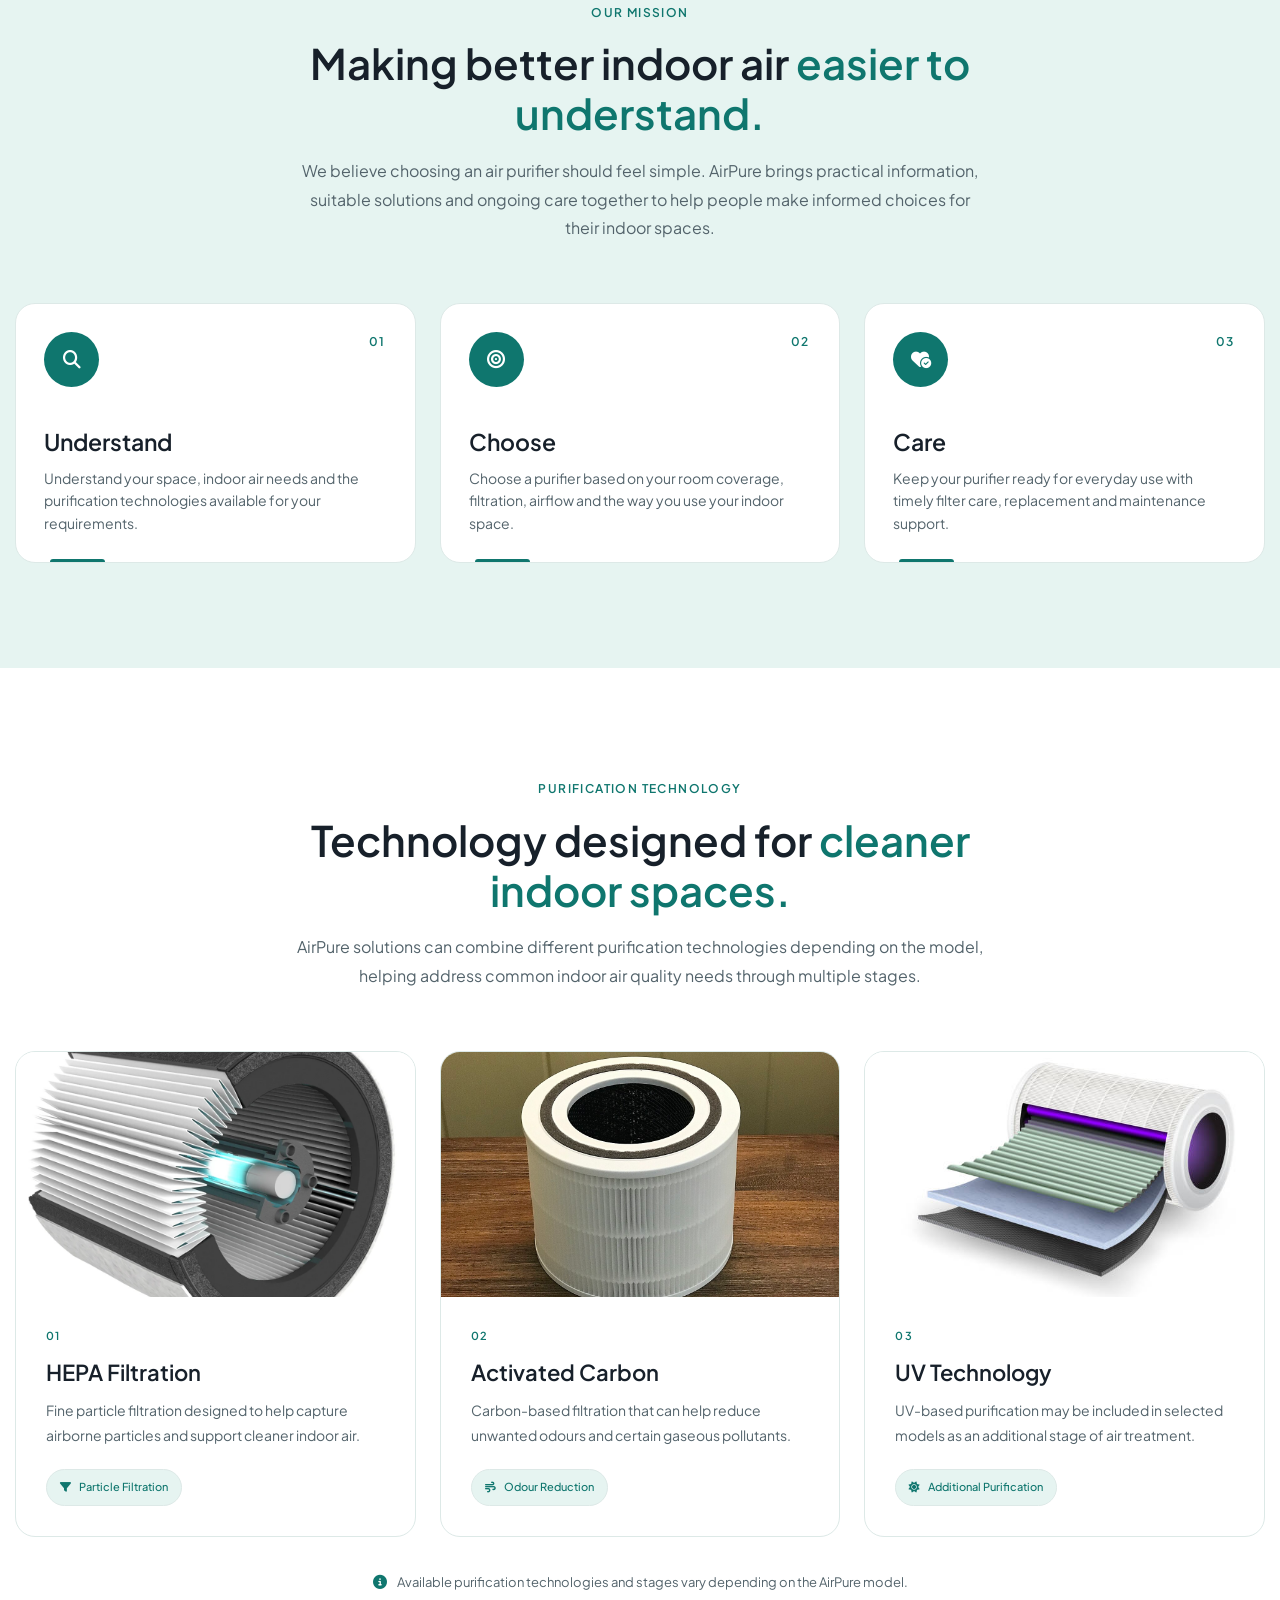
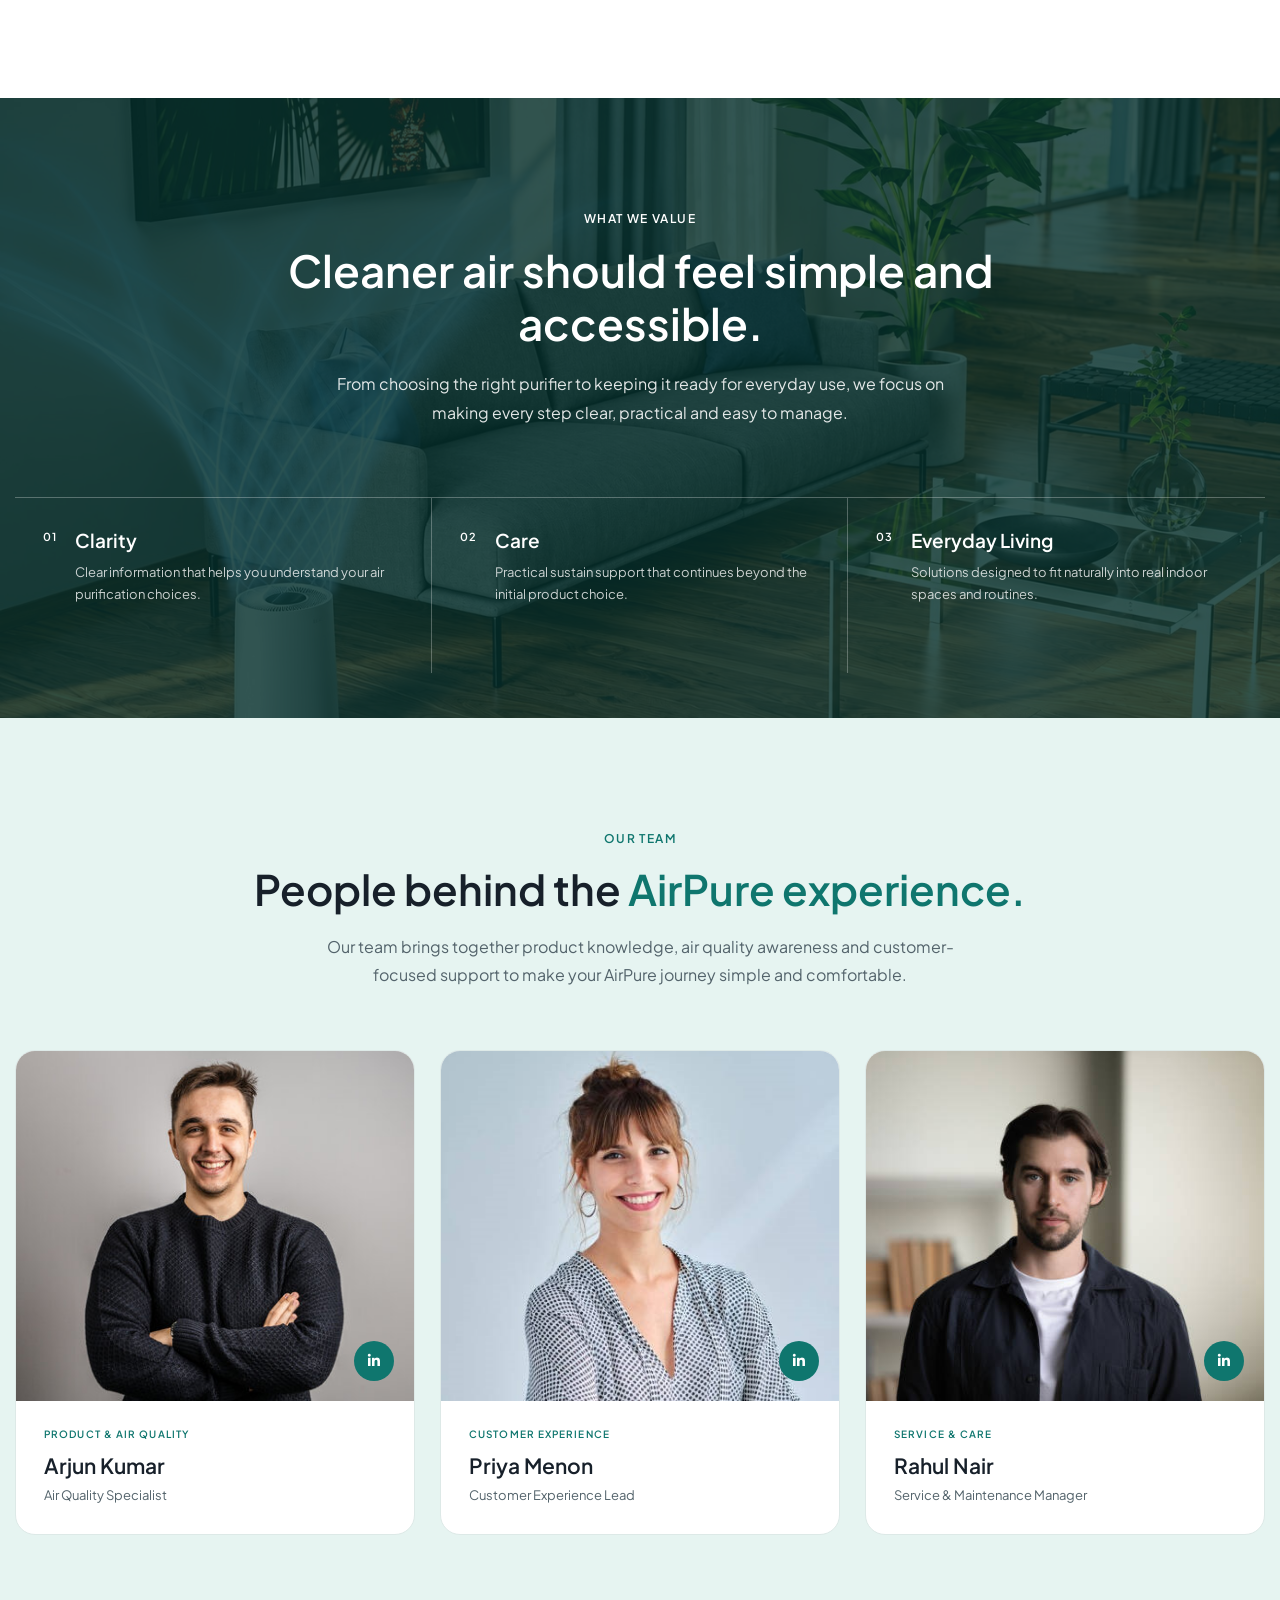
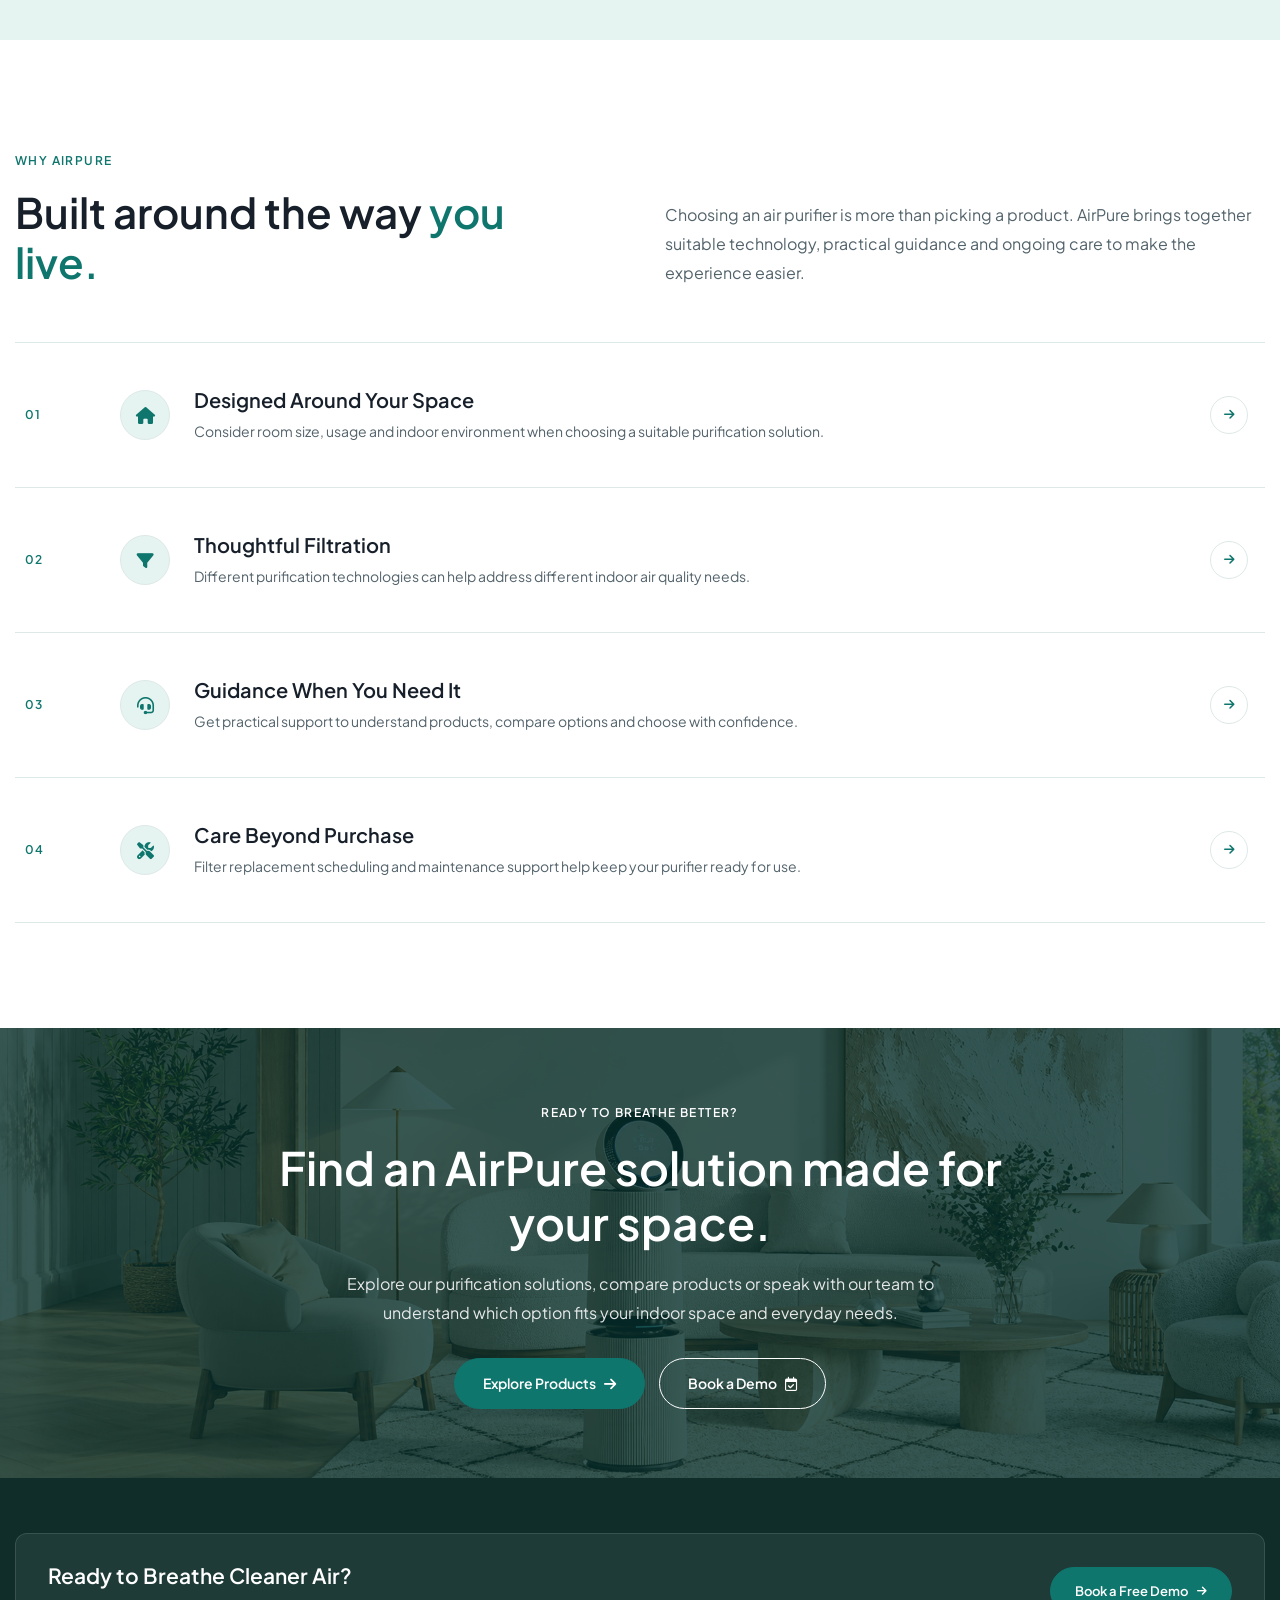
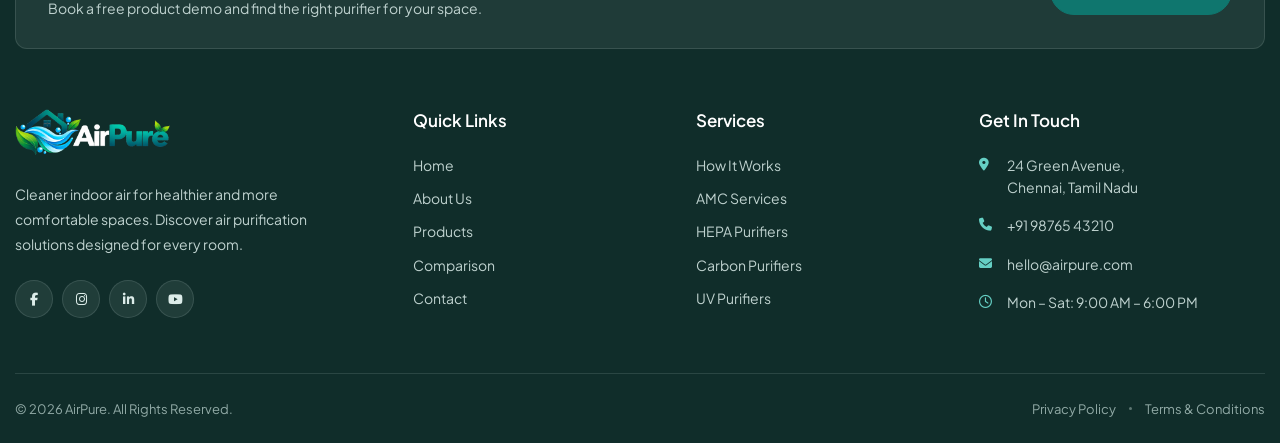
<file: about.html>
<!DOCTYPE html>
<html lang="en">

<head>
    <meta charset="UTF-8">

    <!-- Responsive Viewport -->
    <meta name="viewport" content="width=device-width, initial-scale=1.0">

    <!-- Website Title -->
    <title>AirPure</title>

    <!-- Favicon -->
    <link rel="icon" type="image/png" href="images/favicon.png">

    <!-- SEO Description -->
    <meta name="description"
        content="AirPure provides advanced air purifiers and indoor air quality solutions for cleaner, healthier spaces.">

    <!-- Google Font - Plus Jakarta Sans -->
    <link rel="preconnect" href="https://fonts.googleapis.com">
    <link rel="preconnect" href="https://fonts.gstatic.com" crossorigin>

    <link href="https://fonts.googleapis.com/css2?family=Plus+Jakarta+Sans:wght@400;500;600&display=swap"
        rel="stylesheet">

    <!-- Font Awesome -->
    <link rel="stylesheet" href="https://cdnjs.cloudflare.com/ajax/libs/font-awesome/6.7.2/css/all.min.css">

    <!-- Main CSS -->
    <link rel="stylesheet" href="css/style.css">

</head>

<body>

    <!-- ================================
     AIRPURE HEADER
================================= -->
    <header class="airpure-header" id="airpureHeader">

        <div class="airpure-header-container">

            <!-- Logo -->
            <a href="index.html" class="airpure-logo">
                <img src="images/logo.png" alt="AirPure">
            </a>


            <!-- Desktop Navigation -->
            <nav class="airpure-navigation" id="airpureNavigation">

                <ul class="airpure-menu">

                    <!-- Home Dropdown -->
                    <li class="airpure-menu-item airpure-home-dropdown">
                        <a href="#" class="airpure-menu-link">
                            Home
                            <i class="fa-solid fa-chevron-down"></i>
                        </a>

                        <ul class="airpure-dropdown-menu">
                            <li>
                                <a href="index.html">Home 1</a>
                            </li>

                            <li>
                                <a href="home-2.html">Home 2</a>
                            </li>
                        </ul>
                    </li>


                    <!-- About -->
                    <li class="airpure-menu-item">
                        <a href="about.html" class="airpure-menu-link">
                            About
                        </a>
                    </li>


                    <!-- Products -->
                    <li class="airpure-menu-item">
                        <a href="products.html" class="airpure-menu-link">
                            Products & Comparison
                        </a>
                    </li>

                    <!-- How It Works -->
                    <li class="airpure-menu-item">
                        <a href="how-it-works.html" class="airpure-menu-link">
                            How It Works
                        </a>
                    </li>


                    <!-- AMC Services -->
                    <li class="airpure-menu-item">
                        <a href="amc-services.html" class="airpure-menu-link">
                            AMC Services
                        </a>
                    </li>


                    <!-- Contact -->
                    <li class="airpure-menu-item">
                        <a href="contact.html" class="airpure-menu-link">
                            Contact
                        </a>
                    </li>

                </ul>


                <!-- Mobile / Tablet Controls -->
                <div class="airpure-mobile-controls">

                    <!-- Dark Mode -->
                    <button class="airpure-control-btn" id="airpureThemeToggle" type="button"
                        aria-label="Toggle dark mode">

                        <i class="fa-solid fa-moon"></i>
                        <span>Dark Mode</span>

                    </button>


                    <!-- RTL -->
                    <button class="airpure-control-btn" id="airpureRtlToggle" type="button"
                        aria-label="Toggle RTL mode">

                        <i class="fa-solid fa-right-left"></i>
                        <span>RTL Mode</span>

                    </button>


                    <!-- Login -->
                    <a href="login.html" class="airpure-login-btn">
                        <i class="fa-regular fa-user"></i>
                        Login
                    </a>


                    <!-- Book Demo -->
                    <a href="demo-booking.html" class="airpure-demo-btn">

                        <i class="fa-regular fa-calendar-check"></i>
                        Book a Demo

                    </a>

                </div>

            </nav>


            <!-- Desktop Controls -->
            <div class="airpure-desktop-controls">

                <!-- Dark Mode -->
                <button class="airpure-icon-btn" id="airpureThemeToggleDesktop" type="button"
                    aria-label="Toggle dark mode">

                    <i class="fa-solid fa-moon"></i>

                </button>


                <!-- RTL -->
                <button class="airpure-icon-btn" id="airpureRtlToggleDesktop" type="button"
                    aria-label="Toggle RTL mode">

                    <i class="fa-solid fa-right-left"></i>

                </button>


                <!-- Login -->
                <a href="login.html" class="airpure-login-btn">
                    <i class="fa-regular fa-user"></i>
                    Login
                </a>


                <!-- Book Demo -->
                <a href="demo-booking.html" class="airpure-demo-btn">

                    <i class="fa-regular fa-calendar-check"></i>
                    Book a Demo

                </a>

            </div>


            <!-- Menu Toggle -->
            <button class="airpure-menu-toggle" id="airpureMenuToggle" type="button" aria-label="Open menu"
                aria-expanded="false">

                <span></span>
                <span></span>
                <span></span>

            </button>

        </div>

    </header>

    <!-- Page Hero -->
    <section class="airpure-page-hero">

        <div class="airpure-page-hero-image">
            <img src="images/about-hero.jpg" alt="AirPure contact and support">
        </div>

        <div class="airpure-page-hero-overlay"></div>

        <div class="container">
            <div class="airpure-page-hero-content">

                <span class="airpure-page-hero-label">
                    ABOUT AIRPURE
                </span>

                <h1>Better Air Starts<span>with Better Choices.</span></h1>

                <p>
                    AirPure brings thoughtful air purification solutions together with simple guidance, reliable care
                    and products designed for everyday indoor spaces.
                </p>

                <div class="airpure-page-hero-breadcrumb">
                    <a href="index.html">Home</a>
                    <i class="fa-solid fa-chevron-right"></i>
                    <span>About</span>
                </div>

            </div>
        </div>

    </section>

    <!-- About - Section 2: Who We Are -->
    <section class="airpure-about-intro-section">

        <div class="container">

            <div class="airpure-about-intro-heading">

                <span class="airpure-section-label">
                    WHO WE ARE
                </span>

                <h2>
                    A simpler approach to
                    <span>cleaner indoor air.</span>
                </h2>

                <p>
                    AirPure is focused on making indoor air purification easier
                    to understand, choose and maintain. We bring together
                    thoughtful purification solutions, practical guidance and
                    ongoing care for everyday indoor spaces.
                </p>

            </div>

            <div class="airpure-about-intro-content">

                <div class="airpure-about-intro-image">
                    <img src="images/about-who-we-are.jpg" alt="AirPure air purifier in a modern indoor space">
                </div>

                <div class="airpure-about-intro-details">

                    <div class="airpure-about-intro-item">

                        <div class="airpure-about-intro-icon">
                            <i class="fa-solid fa-wind"></i>
                        </div>

                        <div>
                            <h3>Thoughtful Purification</h3>
                            <p>
                                Solutions designed around different indoor
                                spaces, usage needs and purification requirements.
                            </p>
                        </div>

                    </div>

                    <div class="airpure-about-intro-item">

                        <div class="airpure-about-intro-icon">
                            <i class="fa-solid fa-sliders"></i>
                        </div>

                        <div>
                            <h3>Simple Choices</h3>
                            <p>
                                Clear product information helps you understand
                                room coverage, filtration and everyday usage.
                            </p>
                        </div>

                    </div>

                    <div class="airpure-about-intro-item">

                        <div class="airpure-about-intro-icon">
                            <i class="fa-solid fa-screwdriver-wrench"></i>
                        </div>

                        <div>
                            <h3>Care That Continues</h3>
                            <p>
                                Filter care and maintenance support help make
                                ongoing purifier care easier to manage.
                            </p>
                        </div>

                    </div>

                </div>

            </div>

        </div>

    </section>

    <!-- About - Section 3: Our Mission & Approach -->
    <section class="airpure-about-mission-section">

        <div class="container">

            <div class="airpure-about-mission-heading">

                <span class="airpure-section-label">
                    OUR MISSION
                </span>

                <h2>
                    Making better indoor air
                    <span>easier to understand.</span>
                </h2>

                <p>
                    We believe choosing an air purifier should feel simple.
                    AirPure brings practical information, suitable solutions
                    and ongoing care together to help people make informed
                    choices for their indoor spaces.
                </p>

            </div>

            <div class="airpure-about-mission-grid">

                <div class="airpure-about-mission-card">

                    <span class="airpure-about-mission-number">01</span>

                    <div class="airpure-about-mission-icon">
                        <i class="fa-solid fa-magnifying-glass"></i>
                    </div>

                    <h3>Understand</h3>

                    <p>
                        Understand your space, indoor air needs and the
                        purification technologies available for your requirements.
                    </p>

                    <span class="airpure-about-mission-line"></span>

                </div>


                <div class="airpure-about-mission-card">

                    <span class="airpure-about-mission-number">02</span>

                    <div class="airpure-about-mission-icon">
                        <i class="fa-solid fa-bullseye"></i>
                    </div>

                    <h3>Choose</h3>

                    <p>
                        Choose a purifier based on your room coverage, filtration,
                        airflow and the way you use your indoor space.
                    </p>

                    <span class="airpure-about-mission-line"></span>

                </div>


                <div class="airpure-about-mission-card">

                    <span class="airpure-about-mission-number">03</span>

                    <div class="airpure-about-mission-icon">
                        <i class="fa-solid fa-heart-circle-check"></i>
                    </div>

                    <h3>Care</h3>

                    <p>
                        Keep your purifier ready for everyday use with timely
                        filter care, replacement and maintenance support.
                    </p>

                    <span class="airpure-about-mission-line"></span>

                </div>

            </div>

        </div>

    </section>

    <!-- About - Section 4: Purification Technology -->
    <section class="airpure-about-technology-section">

        <div class="container">

            <div class="airpure-about-technology-heading">

                <span class="airpure-section-label">
                    PURIFICATION TECHNOLOGY
                </span>

                <h2>
                    Technology designed for
                    <span>cleaner indoor spaces.</span>
                </h2>

                <p>
                    AirPure solutions can combine different purification
                    technologies depending on the model, helping address
                    common indoor air quality needs through multiple stages.
                </p>

            </div>

            <div class="airpure-about-technology-grid">

                <!-- Technology 01 -->
                <div class="airpure-about-technology-card">

                    <div class="airpure-about-technology-image">
                        <img src="images/hepa-filtration.jpg" alt="HEPA filtration technology">
                    </div>

                    <div class="airpure-about-technology-content">

                        <span class="airpure-about-technology-number">
                            01
                        </span>

                        <h3>HEPA Filtration</h3>

                        <p>
                            Fine particle filtration designed to help capture
                            airborne particles and support cleaner indoor air.
                        </p>

                        <div class="airpure-about-technology-tag">
                            <i class="fa-solid fa-filter"></i>
                            Particle Filtration
                        </div>

                    </div>

                </div>


                <!-- Technology 02 -->
                <div class="airpure-about-technology-card">

                    <div class="airpure-about-technology-image">
                        <img src="images/activated-carbon.jpg" alt="Activated carbon filtration technology">
                    </div>

                    <div class="airpure-about-technology-content">

                        <span class="airpure-about-technology-number">
                            02
                        </span>

                        <h3>Activated Carbon</h3>

                        <p>
                            Carbon-based filtration that can help reduce
                            unwanted odours and certain gaseous pollutants.
                        </p>

                        <div class="airpure-about-technology-tag">
                            <i class="fa-solid fa-wind"></i>
                            Odour Reduction
                        </div>

                    </div>

                </div>


                <!-- Technology 03 -->
                <div class="airpure-about-technology-card">

                    <div class="airpure-about-technology-image">
                        <img src="images/uv-technology.jpg" alt="UV air purification technology">
                    </div>

                    <div class="airpure-about-technology-content">

                        <span class="airpure-about-technology-number">
                            03
                        </span>

                        <h3>UV Technology</h3>

                        <p>
                            UV-based purification may be included in selected
                            models as an additional stage of air treatment.
                        </p>

                        <div class="airpure-about-technology-tag">
                            <i class="fa-solid fa-sun"></i>
                            Additional Purification
                        </div>

                    </div>

                </div>

            </div>

            <div class="airpure-about-technology-note">

                <i class="fa-solid fa-circle-info"></i>

                <p>
                    Available purification technologies and stages vary
                    depending on the AirPure model.
                </p>

            </div>

        </div>

    </section>

    <!-- About - Section 5: Our Values -->
    <section class="airpure-about-values-section">

        <div class="airpure-about-values-image">
            <img src="images/about-values.jpg" alt="Clean and comfortable indoor living space">
        </div>

        <div class="airpure-about-values-overlay"></div>

        <div class="container">

            <div class="airpure-about-values-content">

                <span class="airpure-section-label">
                    WHAT WE VALUE
                </span>

                <h2>
                    Cleaner air should feel
                    <span>simple and accessible.</span>
                </h2>

                <p>
                    From choosing the right purifier to keeping it ready for
                    everyday use, we focus on making every step clear,
                    practical and easy to manage.
                </p>

            </div>

            <div class="airpure-about-values-list">

                <div class="airpure-about-value-item">

                    <span class="airpure-about-value-number">01</span>

                    <div>
                        <h3>Clarity</h3>
                        <p>
                            Clear information that helps you understand
                            your air purification choices.
                        </p>
                    </div>

                </div>

                <div class="airpure-about-value-item">

                    <span class="airpure-about-value-number">02</span>

                    <div>
                        <h3>Care</h3>
                        <p>
                            Practical sustain support that continues beyond
                            the initial product choice.
                        </p>
                    </div>

                </div>

                <div class="airpure-about-value-item">

                    <span class="airpure-about-value-number">03</span>

                    <div>
                        <h3>Everyday Living</h3>
                        <p>
                            Solutions designed to fit naturally into
                            real indoor spaces and routines.
                        </p>
                    </div>

                </div>

            </div>

        </div>

    </section>

    <!-- About - Section 5: Our Team -->
    <section class="airpure-about-team-section">

        <div class="container">

            <div class="airpure-about-team-heading">

                <span class="airpure-section-label">
                    OUR TEAM
                </span>

                <h2>
                    People behind the
                    <span>AirPure experience.</span>
                </h2>

                <p>
                    Our team brings together product knowledge, air quality
                    awareness and customer-focused support to make your
                    AirPure journey simple and comfortable.
                </p>

            </div>

            <div class="airpure-about-team-grid">

                <!-- Team Member 01 -->
                <div class="airpure-about-team-card">

                    <div class="airpure-about-team-image">
                        <img src="images/team-01.jpg" alt="AirPure team member">

                        <div class="airpure-about-team-social">
                            <a href="#" aria-label="LinkedIn">
                                <i class="fa-brands fa-linkedin-in"></i>
                            </a>
                        </div>
                    </div>

                    <div class="airpure-about-team-content">

                        <span>PRODUCT & AIR QUALITY</span>

                        <h3>Arjun Kumar</h3>

                        <p>
                            Air Quality Specialist
                        </p>

                    </div>

                </div>


                <!-- Team Member 02 -->
                <div class="airpure-about-team-card">

                    <div class="airpure-about-team-image">
                        <img src="images/team-02.jpg" alt="AirPure team member">

                        <div class="airpure-about-team-social">
                            <a href="#" aria-label="LinkedIn">
                                <i class="fa-brands fa-linkedin-in"></i>
                            </a>
                        </div>
                    </div>

                    <div class="airpure-about-team-content">

                        <span>CUSTOMER EXPERIENCE</span>

                        <h3>Priya Menon</h3>

                        <p>
                            Customer Experience Lead
                        </p>

                    </div>

                </div>


                <!-- Team Member 03 -->
                <div class="airpure-about-team-card">

                    <div class="airpure-about-team-image">
                        <img src="images/team-03.jpg" alt="AirPure team member">

                        <div class="airpure-about-team-social">
                            <a href="#" aria-label="LinkedIn">
                                <i class="fa-brands fa-linkedin-in"></i>
                            </a>
                        </div>
                    </div>

                    <div class="airpure-about-team-content">

                        <span>SERVICE & CARE</span>

                        <h3>Rahul Nair</h3>

                        <p>
                            Service & Maintenance Manager
                        </p>

                    </div>

                </div>

            </div>

        </div>

    </section>

    <!-- About - Section 6: Why Choose AirPure -->
    <section class="airpure-about-why-section">

        <div class="container">

            <div class="airpure-about-why-header">

                <div class="airpure-about-why-title">

                    <span class="airpure-section-label">
                        WHY AIRPURE
                    </span>

                    <h2>
                        Built around the way
                        <span>you live.</span>
                    </h2>

                </div>

                <div class="airpure-about-why-intro">
                    <p>
                        Choosing an air purifier is more than picking a
                        product. AirPure brings together suitable technology,
                        practical guidance and ongoing care to make the
                        experience easier.
                    </p>
                </div>

            </div>

            <div class="airpure-about-why-list">

                <div class="airpure-about-why-row">

                    <span class="airpure-about-why-number">01</span>

                    <div class="airpure-about-why-main">
                        <i class="fa-solid fa-house"></i>

                        <div>
                            <h3>Designed Around Your Space</h3>
                            <p>
                                Consider room size, usage and indoor environment
                                when choosing a suitable purification solution.
                            </p>
                        </div>
                    </div>

                    <span class="airpure-about-why-arrow">
                        <i class="fa-solid fa-arrow-right"></i>
                    </span>

                </div>


                <div class="airpure-about-why-row">

                    <span class="airpure-about-why-number">02</span>

                    <div class="airpure-about-why-main">
                        <i class="fa-solid fa-filter"></i>

                        <div>
                            <h3>Thoughtful Filtration</h3>
                            <p>
                                Different purification technologies can help
                                address different indoor air quality needs.
                            </p>
                        </div>
                    </div>

                    <span class="airpure-about-why-arrow">
                        <i class="fa-solid fa-arrow-right"></i>
                    </span>

                </div>


                <div class="airpure-about-why-row">

                    <span class="airpure-about-why-number">03</span>

                    <div class="airpure-about-why-main">
                        <i class="fa-solid fa-headset"></i>

                        <div>
                            <h3>Guidance When You Need It</h3>
                            <p>
                                Get practical support to understand products,
                                compare options and choose with confidence.
                            </p>
                        </div>
                    </div>

                    <span class="airpure-about-why-arrow">
                        <i class="fa-solid fa-arrow-right"></i>
                    </span>

                </div>


                <div class="airpure-about-why-row">

                    <span class="airpure-about-why-number">04</span>

                    <div class="airpure-about-why-main">
                        <i class="fa-solid fa-screwdriver-wrench"></i>

                        <div>
                            <h3>Care Beyond Purchase</h3>
                            <p>
                                Filter replacement scheduling and maintenance
                                support help keep your purifier ready for use.
                            </p>
                        </div>
                    </div>

                    <span class="airpure-about-why-arrow">
                        <i class="fa-solid fa-arrow-right"></i>
                    </span>

                </div>

            </div>

        </div>

    </section>

    <!-- About - Section 7: Final CTA -->
    <section class="airpure-about-final-section">

        <div class="airpure-about-final-image">
            <img src="images/about-final-cta.jpg" alt="AirPure purifier in a clean modern indoor space">
        </div>

        <div class="airpure-about-final-overlay"></div>

        <div class="container">

            <div class="airpure-about-final-content">

                <span class="airpure-section-label">
                    READY TO BREATHE BETTER?
                </span>

                <h2>
                    Find an AirPure solution
                    <span>made for your space.</span>
                </h2>

                <p>
                    Explore our purification solutions, compare products
                    or speak with our team to understand which option
                    fits your indoor space and everyday needs.
                </p>

                <div class="airpure-about-final-actions">

                    <a href="products-comparison.html" class="btn-primary">
                        Explore Products
                        <i class="fa-solid fa-arrow-right"></i>
                    </a>

                    <a href="book-demo.html" class="btn-secondary">
                        Book a Demo
                        <i class="fa-regular fa-calendar-check"></i>
                    </a>

                </div>

            </div>

        </div>

    </section>


    <!-- =========================================
     AIRPURE FOOTER
========================================= -->

    <footer class="airpure-footer">

        <div class="container">

            <!-- Footer CTA -->
            <div class="airpure-footer-cta">

                <div class="airpure-footer-cta-content">

                    <h3>Ready to Breathe Cleaner Air?</h3>

                    <p>
                        Book a free product demo and find the right
                        purifier for your space.
                    </p>

                </div>

                <a href="contact.html#demo-booking" class="airpure-footer-cta-btn">

                    Book a Free Demo
                    <i class="fa-solid fa-arrow-right"></i>

                </a>

            </div>


            <!-- Footer Main Columns -->
            <div class="airpure-footer-main">

                <!-- Brand -->
                <div class="airpure-footer-brand">

                    <a href="index.html" class="airpure-footer-logo">
                        <img src="images/logo-light.png" alt="AirPure">
                    </a>

                    <p>
                        Cleaner indoor air for healthier and more
                        comfortable spaces. Discover air purification
                        solutions designed for every room.
                    </p>

                    <div class="airpure-social-links">

                        <a href="#" aria-label="Facebook">
                            <i class="fa-brands fa-facebook-f"></i>
                        </a>

                        <a href="#" aria-label="Instagram">
                            <i class="fa-brands fa-instagram"></i>
                        </a>

                        <a href="#" aria-label="LinkedIn">
                            <i class="fa-brands fa-linkedin-in"></i>
                        </a>

                        <a href="#" aria-label="YouTube">
                            <i class="fa-brands fa-youtube"></i>
                        </a>

                    </div>

                </div>


                <!-- Quick Links -->
                <div class="airpure-footer-column">

                    <h3>Quick Links</h3>

                    <ul>

                        <li>
                            <a href="index.html">Home</a>
                        </li>

                        <li>
                            <a href="about.html">About Us</a>
                        </li>

                        <li>
                            <a href="products.html">Products</a>
                        </li>

                        <li>
                            <a href="comparison.html">Comparison</a>
                        </li>

                        <li>
                            <a href="contact.html">Contact</a>
                        </li>

                    </ul>

                </div>


                <!-- Services -->
                <div class="airpure-footer-column">

                    <h3>Services</h3>

                    <ul>

                        <li>
                            <a href="how-it-works.html">
                                How It Works
                            </a>
                        </li>

                        <li>
                            <a href="amc-services.html">
                                AMC Services
                            </a>
                        </li>

                        <li>
                            <a href="products.html">
                                HEPA Purifiers
                            </a>
                        </li>

                        <li>
                            <a href="products.html">
                                Carbon Purifiers
                            </a>
                        </li>

                        <li>
                            <a href="products.html">
                                UV Purifiers
                            </a>
                        </li>

                    </ul>

                </div>


                <!-- Contact -->
                <div class="airpure-footer-column airpure-footer-contact">

                    <h3>Get In Touch</h3>

                    <ul>

                        <li>
                            <i class="fa-solid fa-location-dot"></i>

                            <span>
                                24 Green Avenue,<br>
                                Chennai, Tamil Nadu
                            </span>
                        </li>

                        <li>
                            <i class="fa-solid fa-phone"></i>

                            <a href="tel:+919876543210">
                                +91 98765 43210
                            </a>
                        </li>

                        <li>
                            <i class="fa-solid fa-envelope"></i>

                            <a href="mailto:hello@airpure.com">
                                hello@airpure.com
                            </a>
                        </li>

                        <li>
                            <i class="fa-regular fa-clock"></i>

                            <span>
                                Mon – Sat: 9:00 AM – 6:00 PM
                            </span>
                        </li>

                    </ul>

                </div>

            </div>


            <!-- Footer Bottom -->
            <div class="airpure-footer-bottom">

                <p>
                    © 2026 AirPure. All Rights Reserved.
                </p>

                <div class="airpure-footer-bottom-links">

                    <a href="#">Privacy Policy</a>

                    <span></span>

                    <a href="#">Terms & Conditions</a>

                </div>

            </div>

        </div>

    </footer>

    <!-- =========================================
     SCROLL TO TOP
========================================= -->

    <button class="airpure-scroll-top" id="airpureScrollTop" type="button" aria-label="Scroll to top">

        <i class="fa-solid fa-arrow-up"></i>

    </button>

    <script src="js/main.js"></script>

</body>

</html>
</file>
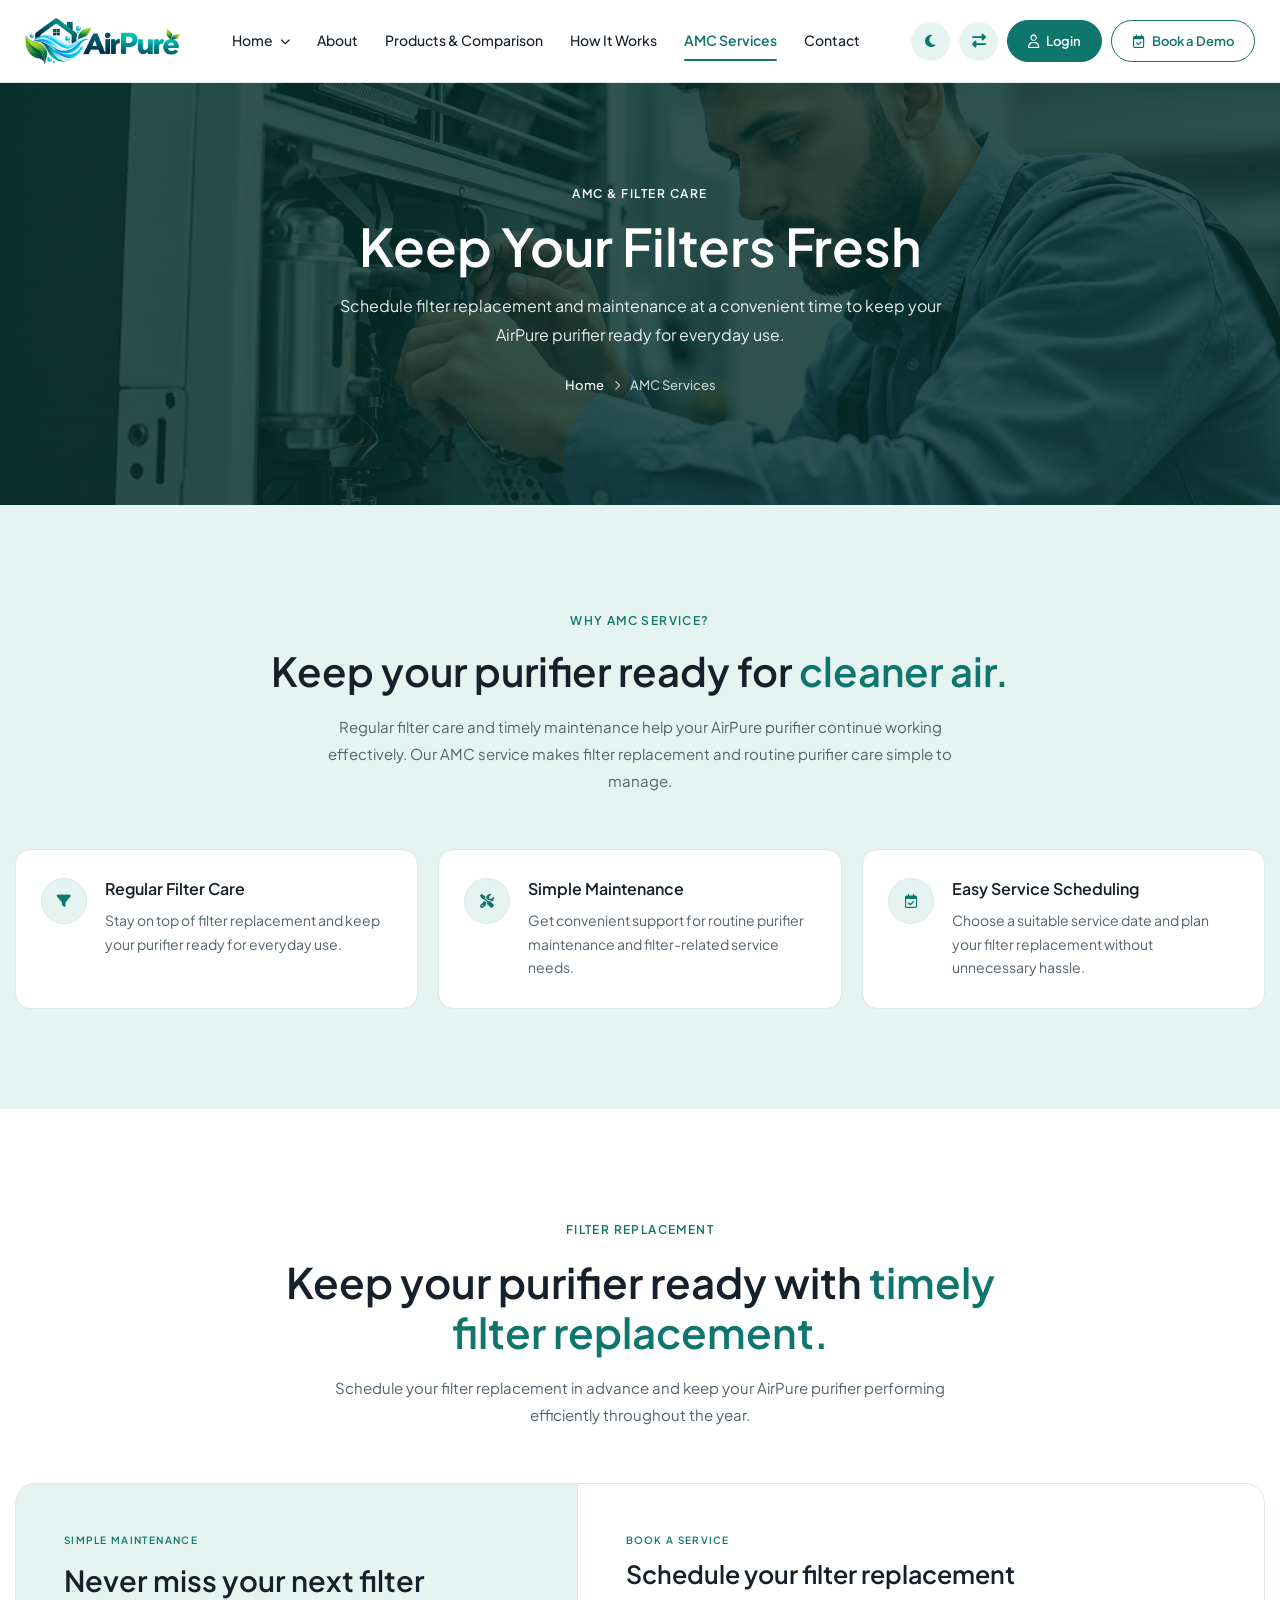
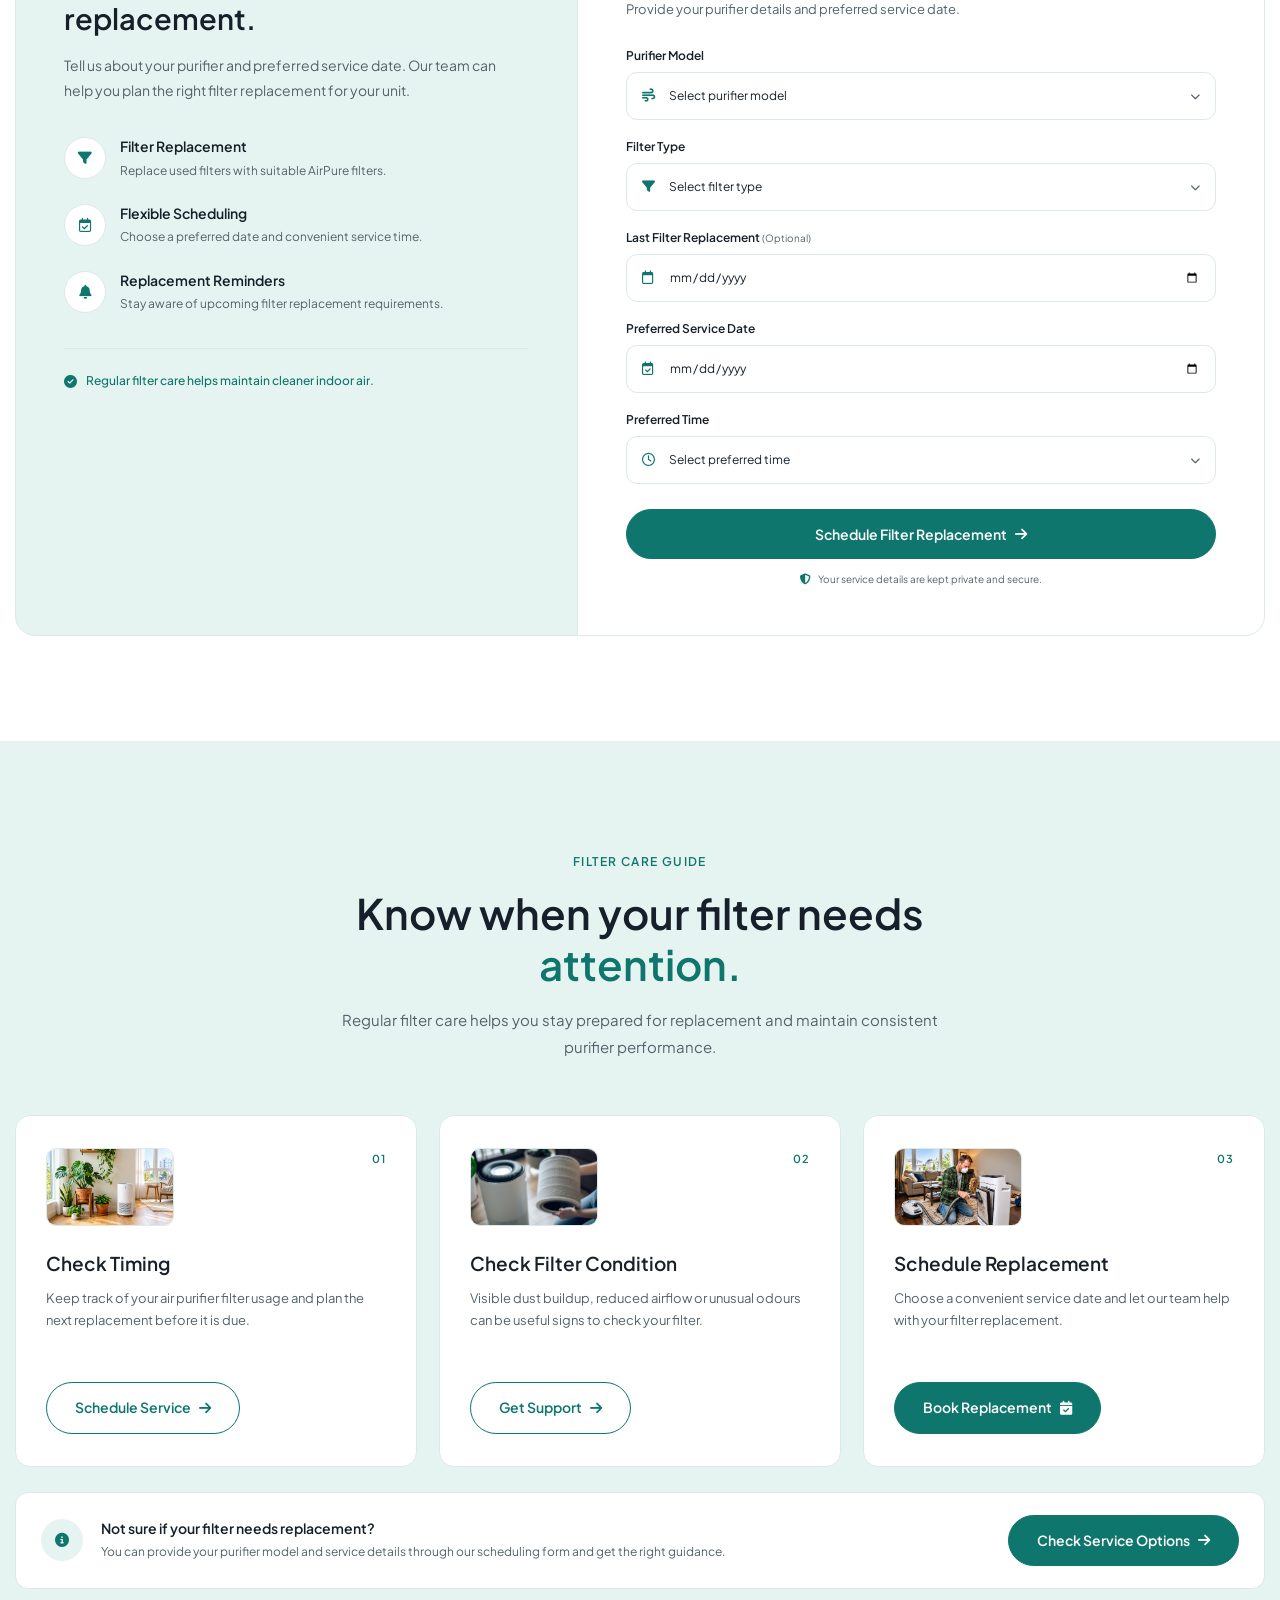
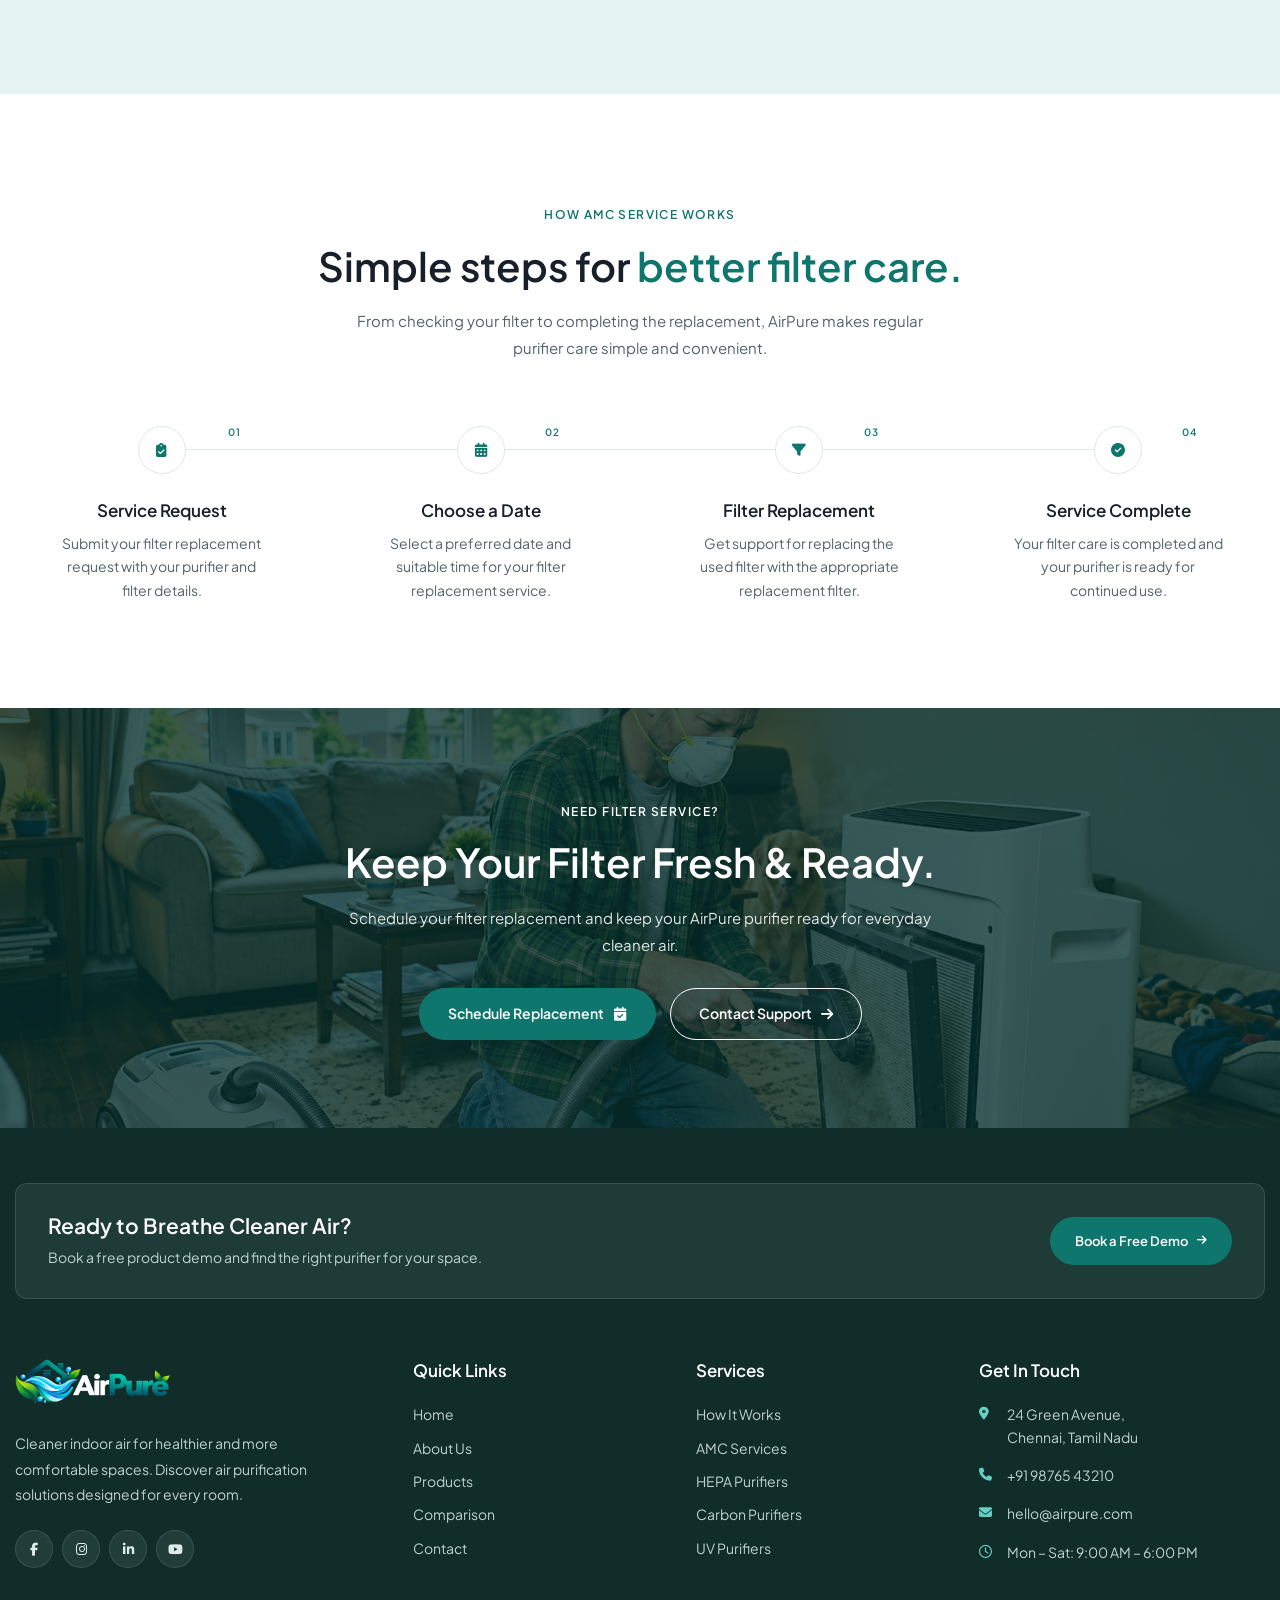
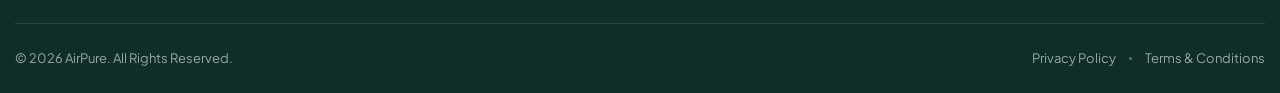
<file: amc-services.html>
<!DOCTYPE html>
<html lang="en">

<head>
    <meta charset="UTF-8">

    <!-- Responsive Viewport -->
    <meta name="viewport" content="width=device-width, initial-scale=1.0">

    <!-- Website Title -->
    <title>AirPure</title>

    <!-- Favicon -->
    <link rel="icon" type="image/png" href="images/favicon.png">

    <!-- SEO Description -->
    <meta name="description"
        content="AirPure provides advanced air purifiers and indoor air quality solutions for cleaner, healthier spaces.">

    <!-- Google Font - Plus Jakarta Sans -->
    <link rel="preconnect" href="https://fonts.googleapis.com">
    <link rel="preconnect" href="https://fonts.gstatic.com" crossorigin>

    <link href="https://fonts.googleapis.com/css2?family=Plus+Jakarta+Sans:wght@400;500;600&display=swap"
        rel="stylesheet">

    <!-- Font Awesome -->
    <link rel="stylesheet" href="https://cdnjs.cloudflare.com/ajax/libs/font-awesome/6.7.2/css/all.min.css">

    <!-- Main CSS -->
    <link rel="stylesheet" href="css/style.css">

</head>

<body>

    <!-- ================================
     AIRPURE HEADER
================================= -->
    <header class="airpure-header" id="airpureHeader">

        <div class="airpure-header-container">

            <!-- Logo -->
            <a href="index.html" class="airpure-logo">
                <img src="images/logo.png" alt="AirPure">
            </a>


            <!-- Desktop Navigation -->
            <nav class="airpure-navigation" id="airpureNavigation">

                <ul class="airpure-menu">

                    <!-- Home Dropdown -->
                    <li class="airpure-menu-item airpure-home-dropdown">
                        <a href="#" class="airpure-menu-link">
                            Home
                            <i class="fa-solid fa-chevron-down"></i>
                        </a>

                        <ul class="airpure-dropdown-menu">
                            <li>
                                <a href="index.html">Home 1</a>
                            </li>

                            <li>
                                <a href="home-2.html">Home 2</a>
                            </li>
                        </ul>
                    </li>


                    <!-- About -->
                    <li class="airpure-menu-item">
                        <a href="about.html" class="airpure-menu-link">
                            About
                        </a>
                    </li>

                    <!-- Products -->
                    <li class="airpure-menu-item">
                        <a href="products.html" class="airpure-menu-link">
                            Products & Comparison
                        </a>
                    </li>

                    <!-- How It Works -->
                    <li class="airpure-menu-item">
                        <a href="how-it-works.html" class="airpure-menu-link">
                            How It Works
                        </a>
                    </li>


                    <!-- AMC Services -->
                    <li class="airpure-menu-item">
                        <a href="amc-services.html" class="airpure-menu-link">
                            AMC Services
                        </a>
                    </li>


                    <!-- Contact -->
                    <li class="airpure-menu-item">
                        <a href="contact.html" class="airpure-menu-link">
                            Contact
                        </a>
                    </li>

                </ul>


                <!-- Mobile / Tablet Controls -->
                <div class="airpure-mobile-controls">

                    <!-- Dark Mode -->
                    <button class="airpure-control-btn" id="airpureThemeToggle" type="button"
                        aria-label="Toggle dark mode">

                        <i class="fa-solid fa-moon"></i>
                        <span>Dark Mode</span>

                    </button>


                    <!-- RTL -->
                    <button class="airpure-control-btn" id="airpureRtlToggle" type="button"
                        aria-label="Toggle RTL mode">

                        <i class="fa-solid fa-right-left"></i>
                        <span>RTL Mode</span>

                    </button>


                    <!-- Login -->
                    <a href="login.html" class="airpure-login-btn">
                        <i class="fa-regular fa-user"></i>
                        Login
                    </a>


                    <!-- Book Demo -->
                    <a href="demo-booking.html" class="airpure-demo-btn">

                        <i class="fa-regular fa-calendar-check"></i>
                        Book a Demo

                    </a>

                </div>

            </nav>


            <!-- Desktop Controls -->
            <div class="airpure-desktop-controls">

                <!-- Dark Mode -->
                <button class="airpure-icon-btn" id="airpureThemeToggleDesktop" type="button"
                    aria-label="Toggle dark mode">

                    <i class="fa-solid fa-moon"></i>

                </button>


                <!-- RTL -->
                <button class="airpure-icon-btn" id="airpureRtlToggleDesktop" type="button"
                    aria-label="Toggle RTL mode">

                    <i class="fa-solid fa-right-left"></i>

                </button>


                <!-- Login -->
                <a href="login.html" class="airpure-login-btn">
                    <i class="fa-regular fa-user"></i>
                    Login
                </a>


                <!-- Book Demo -->
                <a href="demo-booking.html" class="airpure-demo-btn">

                    <i class="fa-regular fa-calendar-check"></i>
                    Book a Demo

                </a>

            </div>


            <!-- Menu Toggle -->
            <button class="airpure-menu-toggle" id="airpureMenuToggle" type="button" aria-label="Open menu"
                aria-expanded="false">

                <span></span>
                <span></span>
                <span></span>

            </button>

        </div>

    </header>

    <!-- Page Hero -->
    <section class="airpure-page-hero">

        <div class="airpure-page-hero-image">
            <img src="images/amc-hero.jpg" alt="AirPure contact and support">
        </div>

        <div class="airpure-page-hero-overlay"></div>

        <div class="container">
            <div class="airpure-page-hero-content">

                <span class="airpure-page-hero-label">
                    AMC & FILTER CARE
                </span>

                <h1>Keep Your Filters <span>Fresh</span></h1>

                <p>
                    Schedule filter replacement and maintenance at a convenient time to keep your AirPure purifier ready
                    for everyday use.
                </p>

                <div class="airpure-page-hero-breadcrumb">
                    <a href="index.html">Home</a>
                    <i class="fa-solid fa-chevron-right"></i>
                    <span>AMC Services</span>
                </div>

            </div>
        </div>

    </section>

    <!-- AMC INTRO SECTION -->
    <section class="airpure-amc-intro-section">
        <div class="container">

            <div class="airpure-amc-intro-content">

                <span class="airpure-section-label">WHY AMC SERVICE?</span>

                <h2>
                    Keep your purifier ready for
                    <span>cleaner air.</span>
                </h2>

                <p>
                    Regular filter care and timely maintenance help your AirPure
                    purifier continue working effectively. Our AMC service makes
                    filter replacement and routine purifier care simple to manage.
                </p>

            </div>

            <div class="airpure-amc-intro-points">

                <div class="airpure-amc-intro-point">
                    <div class="airpure-amc-intro-icon">
                        <i class="fa-solid fa-filter"></i>
                    </div>

                    <div>
                        <h3>Regular Filter Care</h3>
                        <p>
                            Stay on top of filter replacement and keep your purifier
                            ready for everyday use.
                        </p>
                    </div>
                </div>

                <div class="airpure-amc-intro-point">
                    <div class="airpure-amc-intro-icon">
                        <i class="fa-solid fa-screwdriver-wrench"></i>
                    </div>

                    <div>
                        <h3>Simple Maintenance</h3>
                        <p>
                            Get convenient support for routine purifier maintenance
                            and filter-related service needs.
                        </p>
                    </div>
                </div>

                <div class="airpure-amc-intro-point">
                    <div class="airpure-amc-intro-icon">
                        <i class="fa-regular fa-calendar-check"></i>
                    </div>

                    <div>
                        <h3>Easy Service Scheduling</h3>
                        <p>
                            Choose a suitable service date and plan your filter
                            replacement without unnecessary hassle.
                        </p>
                    </div>
                </div>

            </div>

        </div>
    </section>


    <!-- =========================================
     SECTION 02
     FILTER REPLACEMENT SCHEDULING
========================================= -->

    <section class="airpure-amc-schedule-section">

        <div class="container">

            <!-- Section Heading -->
            <div class="airpure-amc-schedule-heading">

                <span class="airpure-section-label">
                    FILTER REPLACEMENT
                </span>

                <h2>
                    Keep your purifier ready with
                    <span>timely filter replacement.</span>
                </h2>

                <p>
                    Schedule your filter replacement in advance and keep
                    your AirPure purifier performing efficiently throughout
                    the year.
                </p>

            </div>


            <!-- Main Scheduling Area -->
            <div class="airpure-amc-schedule-wrapper">

                <!-- Left Information -->
                <div class="airpure-amc-schedule-info">

                    <span class="airpure-amc-info-label">
                        SIMPLE MAINTENANCE
                    </span>

                    <h3>
                        Never miss your next
                        filter replacement.
                    </h3>

                    <p>
                        Tell us about your purifier and preferred service date.
                        Our team can help you plan the right filter replacement
                        for your unit.
                    </p>


                    <!-- Service Points -->
                    <div class="airpure-amc-schedule-points">

                        <div class="airpure-amc-schedule-point">

                            <div class="airpure-amc-schedule-icon">
                                <i class="fa-solid fa-filter"></i>
                            </div>

                            <div>
                                <h4>Filter Replacement</h4>

                                <p>
                                    Replace used filters with suitable
                                    AirPure filters.
                                </p>
                            </div>

                        </div>


                        <div class="airpure-amc-schedule-point">

                            <div class="airpure-amc-schedule-icon">
                                <i class="fa-regular fa-calendar-check"></i>
                            </div>

                            <div>
                                <h4>Flexible Scheduling</h4>

                                <p>
                                    Choose a preferred date and convenient
                                    service time.
                                </p>
                            </div>

                        </div>


                        <div class="airpure-amc-schedule-point">

                            <div class="airpure-amc-schedule-icon">
                                <i class="fa-solid fa-bell"></i>
                            </div>

                            <div>
                                <h4>Replacement Reminders</h4>

                                <p>
                                    Stay aware of upcoming filter
                                    replacement requirements.
                                </p>
                            </div>

                        </div>

                    </div>


                    <!-- Small Note -->
                    <div class="airpure-amc-schedule-note">

                        <i class="fa-solid fa-circle-check"></i>

                        <span>
                            Regular filter care helps maintain cleaner indoor air.
                        </span>

                    </div>

                </div>


                <!-- Scheduling Form -->
                <div class="airpure-amc-schedule-form-area">

                    <div class="airpure-amc-form-heading">

                        <span>
                            BOOK A SERVICE
                        </span>

                        <h3>
                            Schedule your filter replacement
                        </h3>

                        <p>
                            Provide your purifier details and preferred
                            service date.
                        </p>

                    </div>


                    <form class="airpure-amc-schedule-form">


                        <!-- Purifier Model -->
                        <div class="airpure-amc-form-field">

                            <label for="amcPurifier">
                                Purifier Model
                            </label>

                            <div class="airpure-amc-input">

                                <i class="fa-solid fa-wind"></i>

                                <select id="amcPurifier" name="purifier" required>

                                    <option value="" selected disabled>
                                        Select purifier model
                                    </option>

                                    <option value="airpure-mini">
                                        AirPure Mini
                                    </option>

                                    <option value="airpure-pro">
                                        AirPure Pro
                                    </option>

                                    <option value="airpure-max">
                                        AirPure Max
                                    </option>

                                    <option value="other">
                                        Other Model
                                    </option>

                                </select>

                                <i class="fa-solid fa-chevron-down airpure-amc-select-icon"></i>

                            </div>

                        </div>


                        <!-- Filter Type -->
                        <div class="airpure-amc-form-field">

                            <label for="amcFilter">
                                Filter Type
                            </label>

                            <div class="airpure-amc-input">

                                <i class="fa-solid fa-filter"></i>

                                <select id="amcFilter" name="filter" required>

                                    <option value="" selected disabled>
                                        Select filter type
                                    </option>

                                    <option value="hepa">
                                        HEPA Filter
                                    </option>

                                    <option value="carbon">
                                        Activated Carbon Filter
                                    </option>

                                    <option value="hepa-carbon">
                                        HEPA + Carbon Filter
                                    </option>

                                    <option value="unsure">
                                        Not Sure
                                    </option>

                                </select>

                                <i class="fa-solid fa-chevron-down airpure-amc-select-icon"></i>

                            </div>

                        </div>


                        <!-- Last Replacement -->
                        <div class="airpure-amc-form-field">

                            <label for="amcLastReplacement">
                                Last Filter Replacement
                                <span>(Optional)</span>
                            </label>

                            <div class="airpure-amc-input">

                                <i class="fa-regular fa-calendar"></i>

                                <input type="date" id="amcLastReplacement" name="last-replacement">

                            </div>

                        </div>


                        <!-- Preferred Date -->
                        <div class="airpure-amc-form-field">

                            <label for="amcServiceDate">
                                Preferred Service Date
                            </label>

                            <div class="airpure-amc-input">

                                <i class="fa-regular fa-calendar-check"></i>

                                <input type="date" id="amcServiceDate" name="service-date" required>

                            </div>

                        </div>


                        <!-- Preferred Time -->
                        <div class="airpure-amc-form-field">

                            <label for="amcServiceTime">
                                Preferred Time
                            </label>

                            <div class="airpure-amc-input">

                                <i class="fa-regular fa-clock"></i>

                                <select id="amcServiceTime" name="service-time" required>

                                    <option value="" selected disabled>
                                        Select preferred time
                                    </option>

                                    <option value="morning">
                                        9:00 AM – 12:00 PM
                                    </option>

                                    <option value="afternoon">
                                        12:00 PM – 3:00 PM
                                    </option>

                                    <option value="evening">
                                        3:00 PM – 6:00 PM
                                    </option>

                                </select>

                                <i class="fa-solid fa-chevron-down airpure-amc-select-icon"></i>

                            </div>

                        </div>


                        <!-- Submit -->
                        <button type="submit" class="btn-primary airpure-amc-schedule-button">

                            Schedule Filter Replacement

                            <i class="fa-solid fa-arrow-right"></i>

                        </button>


                        <!-- Form Note -->
                        <p class="airpure-amc-form-note">

                            <i class="fa-solid fa-shield-halved"></i>

                            Your service details are kept private and secure.

                        </p>

                    </form>

                </div>

            </div>

        </div>

    </section>

    <!-- =========================================
     SECTION 03
     FILTER CARE GUIDE
========================================= -->

    <section class="airpure-filter-guide-section">

        <div class="container">

            <!-- Heading -->
            <div class="airpure-filter-guide-heading">

                <span class="airpure-section-label">
                    FILTER CARE GUIDE
                </span>

                <h2>
                    Know when your filter needs
                    <span>attention.</span>
                </h2>

                <p>
                    Regular filter care helps you stay prepared for replacement
                    and maintain consistent purifier performance.
                </p>

            </div>


            <!-- Guide Cards -->
            <div class="airpure-filter-guide-grid">

                <!-- Card 01 -->
                <div class="airpure-filter-guide-card">

                    <div class="airpure-filter-guide-icon">
                        <img src="images/air-purifier-living-room.jpg" alt="Modern air purifier in a bright, clean home">
                    </div>

                    <span class="airpure-filter-guide-number">
                        01
                    </span>

                    <h3>
                        Check Timing
                    </h3>

                    <p>
                        Keep track of your air purifier filter usage and plan the next
                        replacement before it is due.
                    </p>

                    <a href="amc-services.html" class="btn-secondary">
                        Schedule Service
                        <i class="fa-solid fa-arrow-right"></i>
                    </a>

                </div>


                <!-- Card 02 -->
                <div class="airpure-filter-guide-card">

                    <div class="airpure-filter-guide-icon">
                        <img src="images/filter-maintenance.jpg" alt="Air purifier filter being inspected for dust">
                    </div>

                    <span class="airpure-filter-guide-number">
                        02
                    </span>

                    <h3>
                        Check Filter Condition
                    </h3>

                    <p>
                        Visible dust buildup, reduced airflow or unusual
                        odours can be useful signs to check your filter.
                    </p>

                    <a href="contact.html" class="btn-secondary">
                        Get Support
                        <i class="fa-solid fa-arrow-right"></i>
                    </a>

                </div>


                <!-- Card 03 -->
                <div class="airpure-filter-guide-card">

                    <div class="airpure-filter-guide-icon">
                        <img src="images/filter-service-cta.jpg" alt="Technician servicing an air purifier filter">
                    </div>

                    <span class="airpure-filter-guide-number">
                        03
                    </span>

                    <h3>
                        Schedule Replacement
                    </h3>

                    <p>
                        Choose a convenient service date and let our team
                        help with your filter replacement.
                    </p>

                    <a href="#filter-schedule" class="btn-primary">
                        Book Replacement
                        <i class="fa-solid fa-calendar-check"></i>
                    </a>

                </div>

            </div>


            <!-- Bottom Information -->
            <div class="airpure-filter-guide-bottom">

                <div class="airpure-filter-guide-bottom-icon">
                    <i class="fa-solid fa-circle-info"></i>
                </div>

                <div>
                    <h3>
                        Not sure if your filter needs replacement?
                    </h3>

                    <p>
                        You can provide your purifier model and service details
                        through our scheduling form and get the right guidance.
                    </p>
                </div>

                <a href="#filter-schedule" class="btn-primary">
                    Check Service Options
                    <i class="fa-solid fa-arrow-right"></i>
                </a>

            </div>

        </div>

    </section>

    <!-- AMC SERVICE PROCESS SECTION -->
    <section class="airpure-amc-process-section">
        <div class="container">

            <div class="airpure-amc-process-heading">
                <span class="airpure-section-label">HOW AMC SERVICE WORKS</span>

                <h2>
                    Simple steps for
                    <span>better filter care.</span>
                </h2>

                <p>
                    From checking your filter to completing the replacement,
                    AirPure makes regular purifier care simple and convenient.
                </p>
            </div>

            <div class="airpure-amc-process-wrapper">

                <div class="airpure-amc-process-line"></div>

                <div class="airpure-amc-process-item">
                    <div class="airpure-amc-process-number">01</div>

                    <div class="airpure-amc-process-icon">
                        <i class="fa-solid fa-clipboard-check"></i>
                    </div>

                    <h3>Service Request</h3>

                    <p>
                        Submit your filter replacement request with your purifier
                        and filter details.
                    </p>
                </div>

                <div class="airpure-amc-process-item">
                    <div class="airpure-amc-process-number">02</div>

                    <div class="airpure-amc-process-icon">
                        <i class="fa-solid fa-calendar-days"></i>
                    </div>

                    <h3>Choose a Date</h3>

                    <p>
                        Select a preferred date and suitable time for your
                        filter replacement service.
                    </p>
                </div>

                <div class="airpure-amc-process-item">
                    <div class="airpure-amc-process-number">03</div>

                    <div class="airpure-amc-process-icon">
                        <i class="fa-solid fa-filter"></i>
                    </div>

                    <h3>Filter Replacement</h3>

                    <p>
                        Get support for replacing the used filter with the
                        appropriate replacement filter.
                    </p>
                </div>

                <div class="airpure-amc-process-item">
                    <div class="airpure-amc-process-number">04</div>

                    <div class="airpure-amc-process-icon">
                        <i class="fa-solid fa-circle-check"></i>
                    </div>

                    <h3>Service Complete</h3>

                    <p>
                        Your filter care is completed and your purifier is
                        ready for continued use.
                    </p>
                </div>

            </div>

        </div>

    </section>

    <!-- AMC FINAL CTA SECTION -->
    <section class="airpure-amc-final-section">

        <div class="airpure-amc-final-image">
            <img src="images/filter-service-cta.jpg" alt="AirPure filter replacement service">
        </div>

        <div class="airpure-amc-final-overlay"></div>

        <div class="container">
            <div class="airpure-amc-final-content">

                <span class="airpure-section-label">
                    NEED FILTER SERVICE?
                </span>

                <h2>
                    Keep Your Filter
                    <span>Fresh & Ready.</span>
                </h2>

                <p>
                    Schedule your filter replacement and keep your AirPure
                    purifier ready for everyday cleaner air.
                </p>

                <div class="airpure-amc-final-actions">

                    <a href="#filter-schedule" class="btn-primary">
                        Schedule Replacement
                        <i class="fa-solid fa-calendar-check"></i>
                    </a>

                    <a href="contact.html" class="btn-secondary">
                        Contact Support
                        <i class="fa-solid fa-arrow-right"></i>
                    </a>

                </div>

            </div>
        </div>

    </section>

    <!-- =========================================
     AIRPURE FOOTER
========================================= -->

    <footer class="airpure-footer">

        <div class="container">

            <!-- Footer CTA -->
            <div class="airpure-footer-cta">

                <div class="airpure-footer-cta-content">

                    <h3>Ready to Breathe Cleaner Air?</h3>

                    <p>
                        Book a free product demo and find the right
                        purifier for your space.
                    </p>

                </div>

                <a href="contact.html#demo-booking" class="airpure-footer-cta-btn">

                    Book a Free Demo
                    <i class="fa-solid fa-arrow-right"></i>

                </a>

            </div>


            <!-- Footer Main Columns -->
            <div class="airpure-footer-main">

                <!-- Brand -->
                <div class="airpure-footer-brand">

                    <a href="index.html" class="airpure-footer-logo">
                        <img src="images/logo-light.png" alt="AirPure">
                    </a>

                    <p>
                        Cleaner indoor air for healthier and more
                        comfortable spaces. Discover air purification
                        solutions designed for every room.
                    </p>

                    <div class="airpure-social-links">

                        <a href="#" aria-label="Facebook">
                            <i class="fa-brands fa-facebook-f"></i>
                        </a>

                        <a href="#" aria-label="Instagram">
                            <i class="fa-brands fa-instagram"></i>
                        </a>

                        <a href="#" aria-label="LinkedIn">
                            <i class="fa-brands fa-linkedin-in"></i>
                        </a>

                        <a href="#" aria-label="YouTube">
                            <i class="fa-brands fa-youtube"></i>
                        </a>

                    </div>

                </div>


                <!-- Quick Links -->
                <div class="airpure-footer-column">

                    <h3>Quick Links</h3>

                    <ul>

                        <li>
                            <a href="index.html">Home</a>
                        </li>

                        <li>
                            <a href="about.html">About Us</a>
                        </li>

                        <li>
                            <a href="products.html">Products</a>
                        </li>

                        <li>
                            <a href="comparison.html">Comparison</a>
                        </li>

                        <li>
                            <a href="contact.html">Contact</a>
                        </li>

                    </ul>

                </div>


                <!-- Services -->
                <div class="airpure-footer-column">

                    <h3>Services</h3>

                    <ul>

                        <li>
                            <a href="how-it-works.html">
                                How It Works
                            </a>
                        </li>

                        <li>
                            <a href="amc-services.html">
                                AMC Services
                            </a>
                        </li>

                        <li>
                            <a href="products.html">
                                HEPA Purifiers
                            </a>
                        </li>

                        <li>
                            <a href="products.html">
                                Carbon Purifiers
                            </a>
                        </li>

                        <li>
                            <a href="products.html">
                                UV Purifiers
                            </a>
                        </li>

                    </ul>

                </div>


                <!-- Contact -->
                <div class="airpure-footer-column airpure-footer-contact">

                    <h3>Get In Touch</h3>

                    <ul>

                        <li>
                            <i class="fa-solid fa-location-dot"></i>

                            <span>
                                24 Green Avenue,<br>
                                Chennai, Tamil Nadu
                            </span>
                        </li>

                        <li>
                            <i class="fa-solid fa-phone"></i>

                            <a href="tel:+919876543210">
                                +91 98765 43210
                            </a>
                        </li>

                        <li>
                            <i class="fa-solid fa-envelope"></i>

                            <a href="mailto:hello@airpure.com">
                                hello@airpure.com
                            </a>
                        </li>

                        <li>
                            <i class="fa-regular fa-clock"></i>

                            <span>
                                Mon – Sat: 9:00 AM – 6:00 PM
                            </span>
                        </li>

                    </ul>

                </div>

            </div>


            <!-- Footer Bottom -->
            <div class="airpure-footer-bottom">

                <p>
                    © 2026 AirPure. All Rights Reserved.
                </p>

                <div class="airpure-footer-bottom-links">

                    <a href="#">Privacy Policy</a>

                    <span></span>

                    <a href="#">Terms & Conditions</a>

                </div>

            </div>

        </div>

    </footer>

    <!-- =========================================
     SCROLL TO TOP
========================================= -->

    <button class="airpure-scroll-top" id="airpureScrollTop" type="button" aria-label="Scroll to top">

        <i class="fa-solid fa-arrow-up"></i>

    </button>

    <script src="js/main.js"></script>

</body>

</html>
</file>
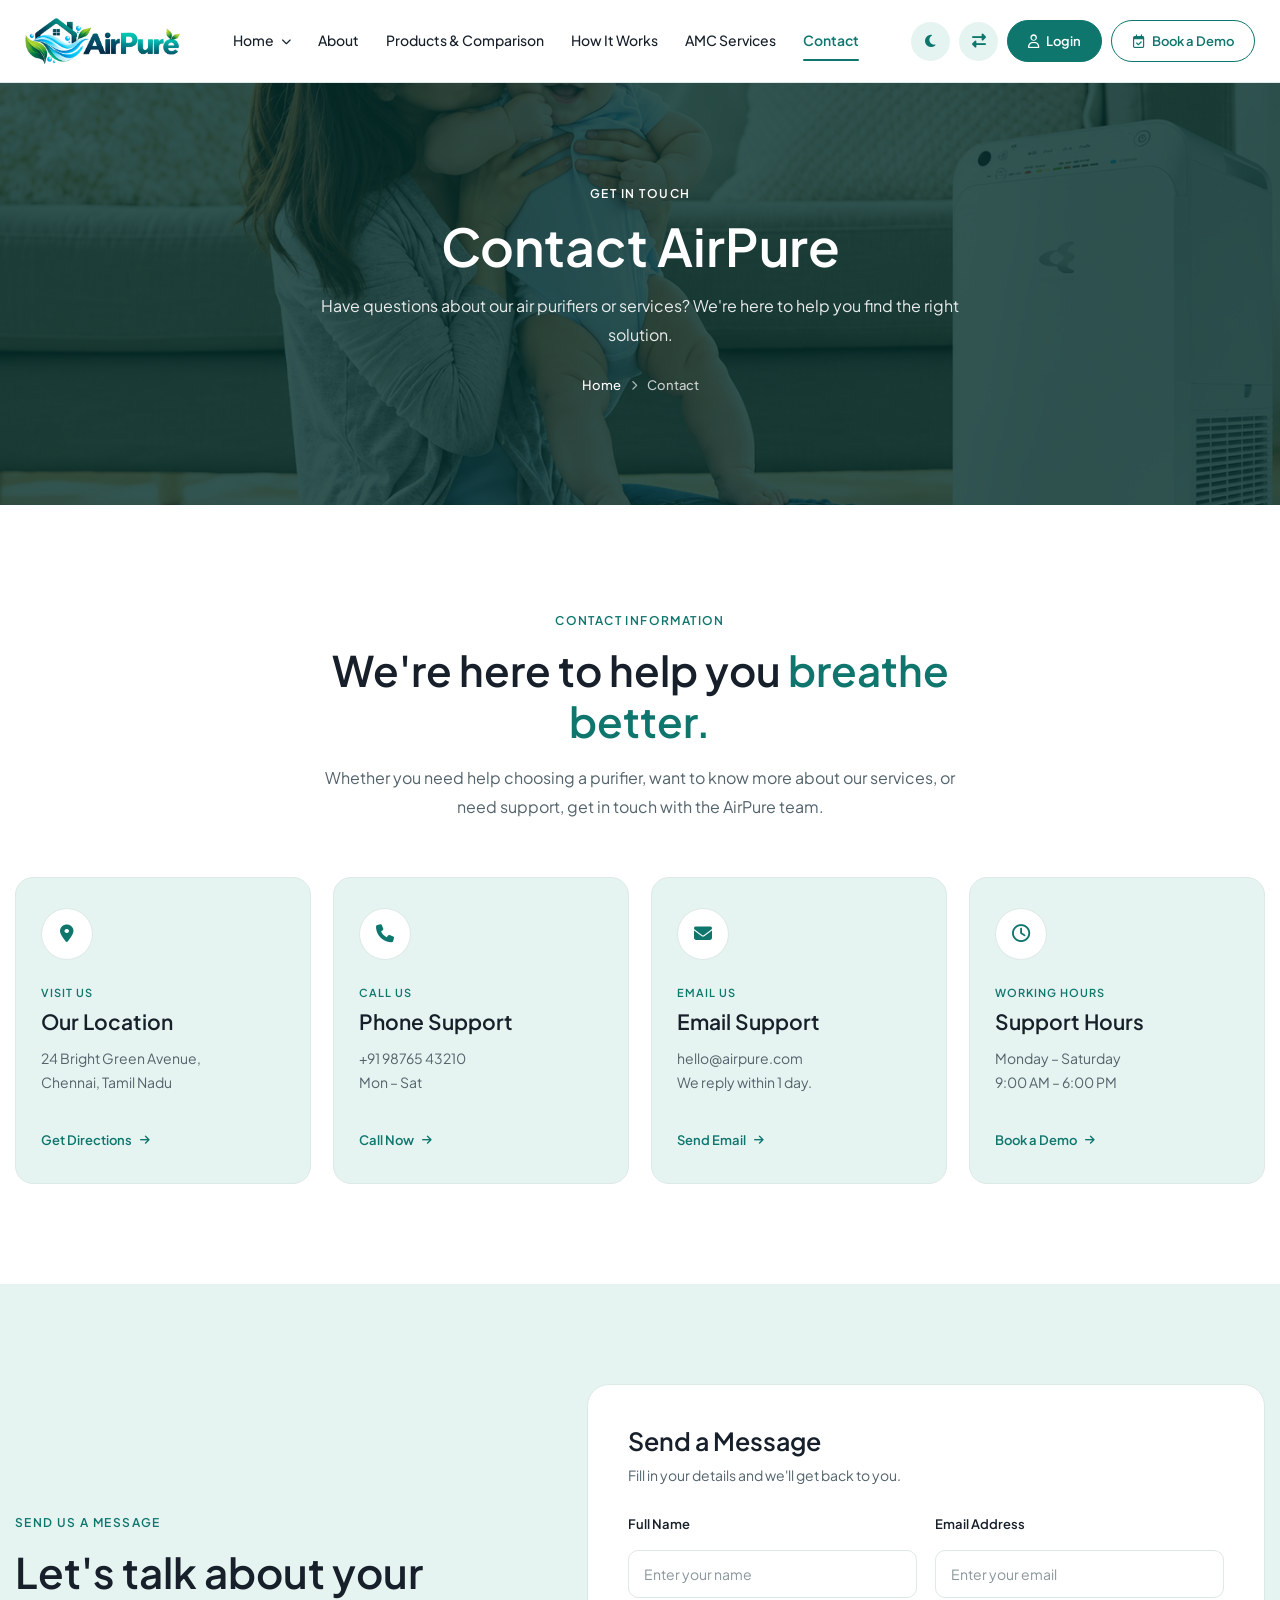
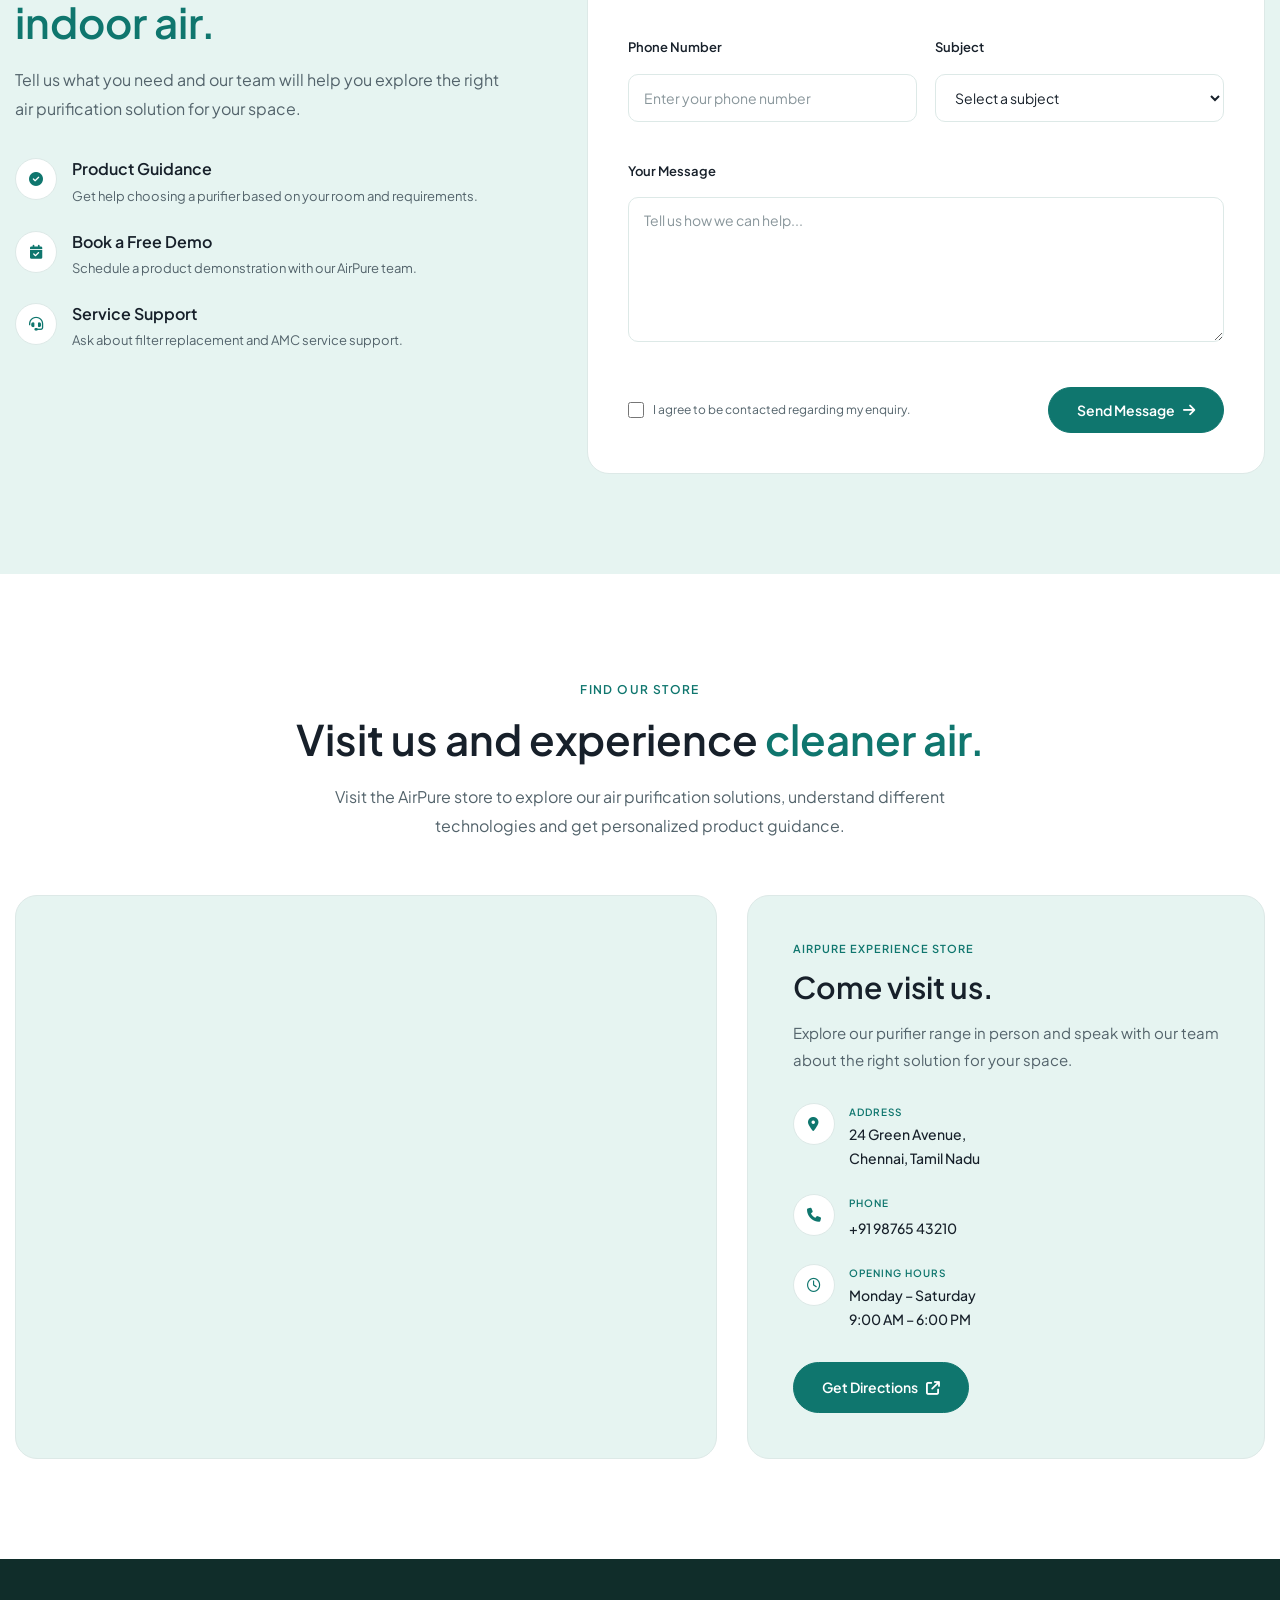
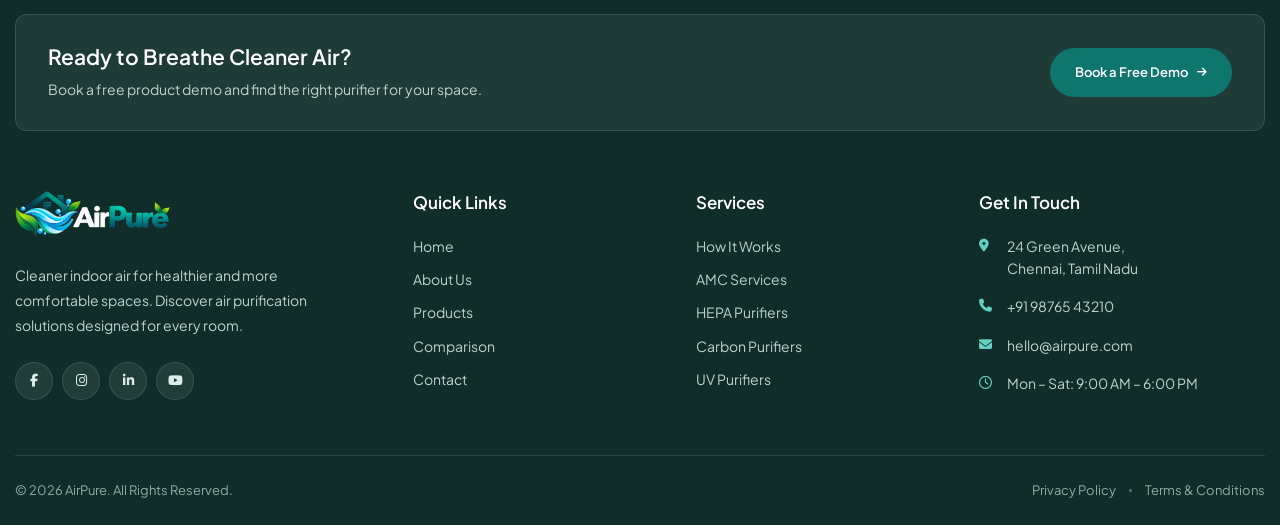
<file: contact.html>
<!DOCTYPE html>
<html lang="en">

<head>
    <meta charset="UTF-8">

    <!-- Responsive Viewport -->
    <meta name="viewport" content="width=device-width, initial-scale=1.0">

    <!-- Website Title -->
    <title>AirPure</title>

    <!-- Favicon -->
    <link rel="icon" type="image/png" href="images/favicon.png">

    <!-- SEO Description -->
    <meta name="description"
        content="AirPure provides advanced air purifiers and indoor air quality solutions for cleaner, healthier spaces.">

    <!-- Google Font - Plus Jakarta Sans -->
    <link rel="preconnect" href="https://fonts.googleapis.com">
    <link rel="preconnect" href="https://fonts.gstatic.com" crossorigin>

    <link href="https://fonts.googleapis.com/css2?family=Plus+Jakarta+Sans:wght@400;500;600&display=swap"
        rel="stylesheet">

    <!-- Font Awesome -->
    <link rel="stylesheet" href="https://cdnjs.cloudflare.com/ajax/libs/font-awesome/6.7.2/css/all.min.css">

    <!-- Main CSS -->
    <link rel="stylesheet" href="css/style.css">

</head>

<body>

    <!-- ================================
     AIRPURE HEADER
================================= -->
    <header class="airpure-header" id="airpureHeader">

        <div class="airpure-header-container">

            <!-- Logo -->
            <a href="index.html" class="airpure-logo">
                <img src="images/logo.png" alt="AirPure">
            </a>


            <!-- Desktop Navigation -->
            <nav class="airpure-navigation" id="airpureNavigation">

                <ul class="airpure-menu">

                    <!-- Home Dropdown -->
                    <li class="airpure-menu-item airpure-home-dropdown">
                        <a href="#" class="airpure-menu-link">
                            Home
                            <i class="fa-solid fa-chevron-down"></i>
                        </a>

                        <ul class="airpure-dropdown-menu">
                            <li>
                                <a href="index.html">Home 1</a>
                            </li>

                            <li>
                                <a href="home-2.html">Home 2</a>
                            </li>
                        </ul>
                    </li>


                    <!-- About -->
                    <li class="airpure-menu-item">
                        <a href="about.html" class="airpure-menu-link">
                            About
                        </a>
                    </li>


                    <!-- Products -->
                    <li class="airpure-menu-item">
                        <a href="products.html" class="airpure-menu-link">
                            Products & Comparison
                        </a>
                    </li>

                    <!-- How It Works -->
                    <li class="airpure-menu-item">
                        <a href="how-it-works.html" class="airpure-menu-link">
                            How It Works
                        </a>
                    </li>


                    <!-- AMC Services -->
                    <li class="airpure-menu-item">
                        <a href="amc-services.html" class="airpure-menu-link">
                            AMC Services
                        </a>
                    </li>


                    <!-- Contact -->
                    <li class="airpure-menu-item">
                        <a href="contact.html" class="airpure-menu-link">
                            Contact
                        </a>
                    </li>

                </ul>


                <!-- Mobile / Tablet Controls -->
                <div class="airpure-mobile-controls">

                    <!-- Dark Mode -->
                    <button class="airpure-control-btn" id="airpureThemeToggle" type="button"
                        aria-label="Toggle dark mode">

                        <i class="fa-solid fa-moon"></i>
                        <span>Dark Mode</span>

                    </button>


                    <!-- RTL -->
                    <button class="airpure-control-btn" id="airpureRtlToggle" type="button"
                        aria-label="Toggle RTL mode">

                        <i class="fa-solid fa-right-left"></i>
                        <span>RTL Mode</span>

                    </button>


                    <!-- Login -->
                    <a href="login.html" class="airpure-login-btn">
                        <i class="fa-regular fa-user"></i>
                        Login
                    </a>


                    <!-- Book Demo -->
                    <a href="demo-booking.html" class="airpure-demo-btn">

                        <i class="fa-regular fa-calendar-check"></i>
                        Book a Demo

                    </a>

                </div>

            </nav>


            <!-- Desktop Controls -->
            <div class="airpure-desktop-controls">

                <!-- Dark Mode -->
                <button class="airpure-icon-btn" id="airpureThemeToggleDesktop" type="button"
                    aria-label="Toggle dark mode">

                    <i class="fa-solid fa-moon"></i>

                </button>


                <!-- RTL -->
                <button class="airpure-icon-btn" id="airpureRtlToggleDesktop" type="button"
                    aria-label="Toggle RTL mode">

                    <i class="fa-solid fa-right-left"></i>

                </button>


                <!-- Login -->
                <a href="login.html" class="airpure-login-btn">
                    <i class="fa-regular fa-user"></i>
                    Login
                </a>


                <!-- Book Demo -->
                <a href="demo-booking.html" class="airpure-demo-btn">

                    <i class="fa-regular fa-calendar-check"></i>
                    Book a Demo

                </a>

            </div>


            <!-- Menu Toggle -->
            <button class="airpure-menu-toggle" id="airpureMenuToggle" type="button" aria-label="Open menu"
                aria-expanded="false">

                <span></span>
                <span></span>
                <span></span>

            </button>

        </div>

    </header>

    <!-- Page Hero -->
    <section class="airpure-page-hero">

        <div class="airpure-page-hero-image">
            <img src="images/contact-hero.jpg" alt="AirPure contact and support">
        </div>

        <div class="airpure-page-hero-overlay"></div>

        <div class="container">
            <div class="airpure-page-hero-content">

                <span class="airpure-page-hero-label">
                    GET IN TOUCH
                </span>

                <h1>Contact <span>AirPure</span></h1>

                <p>
                    Have questions about our air purifiers or services?
                    We're here to help you find the right solution.
                </p>

                <div class="airpure-page-hero-breadcrumb">
                    <a href="index.html">Home</a>
                    <i class="fa-solid fa-chevron-right"></i>
                    <span>Contact</span>
                </div>

            </div>
        </div>

    </section>

    <!-- =========================================
     CONTACT INFORMATION
========================================= -->

    <section class="airpure-contact-info-section">
        <div class="container">

            <div class="airpure-contact-info-heading">
                <span class="airpure-section-label">CONTACT INFORMATION</span>

                <h2>
                    We're here to help you
                    <span>breathe better.</span>
                </h2>

                <p>
                    Whether you need help choosing a purifier, want to know
                    more about our services, or need support, get in touch
                    with the AirPure team.
                </p>
            </div>


            <div class="airpure-contact-info-grid">

                <!-- Address -->
                <div class="airpure-contact-info-card">

                    <div class="airpure-contact-info-icon">
                        <i class="fa-solid fa-location-dot"></i>
                    </div>

                    <div class="airpure-contact-info-content">
                        <span>VISIT US</span>

                        <h3>Our Location</h3>

                        <p>
                            24 Bright Green Avenue,<br>
                            Chennai, Tamil Nadu
                        </p>

                        <a href="#" class="airpure-contact-info-link">
                            Get Directions
                            <i class="fa-solid fa-arrow-right"></i>
                        </a>
                    </div>

                </div>


                <!-- Phone -->
                <div class="airpure-contact-info-card">

                    <div class="airpure-contact-info-icon">
                        <i class="fa-solid fa-phone"></i>
                    </div>

                    <div class="airpure-contact-info-content">
                        <span>CALL US</span>

                        <h3>Phone Support</h3>

                        <p>
                            +91 98765 43210<br>
                            Mon – Sat
                        </p>

                        <a href="tel:+919876543210" class="airpure-contact-info-link">
                            Call Now
                            <i class="fa-solid fa-arrow-right"></i>
                        </a>
                    </div>

                </div>


                <!-- Email -->
                <div class="airpure-contact-info-card">

                    <div class="airpure-contact-info-icon">
                        <i class="fa-solid fa-envelope"></i>
                    </div>

                    <div class="airpure-contact-info-content">
                        <span>EMAIL US</span>

                        <h3>Email Support</h3>

                        <p>
                            hello@airpure.com<br>
                            We reply within 1 day.
                        </p>

                        <a href="mailto:hello@airpure.com" class="airpure-contact-info-link">
                            Send Email
                            <i class="fa-solid fa-arrow-right"></i>
                        </a>
                    </div>

                </div>


                <!-- Working Hours -->
                <div class="airpure-contact-info-card">

                    <div class="airpure-contact-info-icon">
                        <i class="fa-regular fa-clock"></i>
                    </div>

                    <div class="airpure-contact-info-content">
                        <span>WORKING HOURS</span>

                        <h3>Support Hours</h3>

                        <p>
                            Monday – Saturday<br>
                            9:00 AM – 6:00 PM
                        </p>

                        <a href="#demo-booking" class="airpure-contact-info-link">
                            Book a Demo
                            <i class="fa-solid fa-arrow-right"></i>
                        </a>
                    </div>

                </div>

            </div>

        </div>
    </section>

    <!-- =========================================
     CONTACT FORM SECTION
========================================= -->

    <section class="airpure-contact-form-section" id="contact-form">
        <div class="container">

            <div class="airpure-contact-form-wrapper">

                <!-- Form Introduction -->
                <div class="airpure-contact-form-intro">

                    <span class="airpure-section-label">
                        SEND US A MESSAGE
                    </span>

                    <h2>
                        Let's talk about your
                        <span>indoor air.</span>
                    </h2>

                    <p>
                        Tell us what you need and our team will help you
                        explore the right air purification solution for
                        your space.
                    </p>


                    <div class="airpure-contact-form-points">

                        <div class="airpure-contact-form-point">
                            <span class="airpure-contact-form-point-icon">
                                <i class="fa-solid fa-circle-check"></i>
                            </span>

                            <div>
                                <h3>Product Guidance</h3>
                                <p>
                                    Get help choosing a purifier based on
                                    your room and requirements.
                                </p>
                            </div>
                        </div>


                        <div class="airpure-contact-form-point">
                            <span class="airpure-contact-form-point-icon">
                                <i class="fa-solid fa-calendar-check"></i>
                            </span>

                            <div>
                                <h3>Book a Free Demo</h3>
                                <p>
                                    Schedule a product demonstration with
                                    our AirPure team.
                                </p>
                            </div>
                        </div>


                        <div class="airpure-contact-form-point">
                            <span class="airpure-contact-form-point-icon">
                                <i class="fa-solid fa-headset"></i>
                            </span>

                            <div>
                                <h3>Service Support</h3>
                                <p>
                                    Ask about filter replacement and
                                    AMC service support.
                                </p>
                            </div>
                        </div>

                    </div>

                </div>


                <!-- Contact Form -->
                <div class="airpure-contact-form-box">

                    <div class="airpure-contact-form-header">
                        <h3>Send a Message</h3>

                        <p>
                            Fill in your details and we'll get back to you.
                        </p>
                    </div>


                    <form class="airpure-contact-form" id="airpureContactForm">

                        <div class="airpure-contact-form-row">

                            <div class="airpure-form-group">
                                <label for="contactName">
                                    Full Name
                                </label>

                                <input type="text" id="contactName" name="name" placeholder="Enter your name" required>
                            </div>


                            <div class="airpure-form-group">
                                <label for="contactEmail">
                                    Email Address
                                </label>

                                <input type="email" id="contactEmail" name="email" placeholder="Enter your email"
                                    required>
                            </div>

                        </div>


                        <div class="airpure-contact-form-row">

                            <div class="airpure-form-group">
                                <label for="contactPhone">
                                    Phone Number
                                </label>

                                <input type="tel" id="contactPhone" name="phone" placeholder="Enter your phone number">
                            </div>


                            <div class="airpure-form-group">
                                <label for="contactSubject">
                                    Subject
                                </label>

                                <select id="contactSubject" name="subject" required>
                                    <option value="" selected disabled>
                                        Select a subject
                                    </option>

                                    <option value="product">
                                        Product Enquiry
                                    </option>

                                    <option value="demo">
                                        Book a Product Demo
                                    </option>

                                    <option value="service">
                                        AMC / Filter Service
                                    </option>

                                    <option value="support">
                                        Customer Support
                                    </option>

                                    <option value="other">
                                        Other Enquiry
                                    </option>
                                </select>
                            </div>

                        </div>


                        <div class="airpure-form-group">
                            <label for="contactMessage">
                                Your Message
                            </label>

                            <textarea id="contactMessage" name="message" rows="6"
                                placeholder="Tell us how we can help..." required></textarea>
                        </div>


                        <div class="airpure-contact-form-bottom">

                            <label class="airpure-form-checkbox">
                                <input type="checkbox" name="consent" required>

                                <span>
                                    I agree to be contacted regarding
                                    my enquiry.
                                </span>
                            </label>

                            <button type="submit" class="btn-primary">
                                Send Message
                                <i class="fa-solid fa-arrow-right"></i>
                            </button>

                        </div>

                    </form>

                </div>

            </div>

        </div>
    </section>

    <!-- =========================================
     STORE LOCATION / MAP
========================================= -->

    <section class="airpure-store-section">
        <div class="container">

            <div class="airpure-store-heading">
                <span class="airpure-section-label">FIND OUR STORE</span>

                <h2>
                    Visit us and experience
                    <span>cleaner air.</span>
                </h2>

                <p>
                    Visit the AirPure store to explore our air purification
                    solutions, understand different technologies and get
                    personalized product guidance.
                </p>
            </div>


            <div class="airpure-store-wrapper">

                <!-- Map -->
                <div class="airpure-store-map">

                    <iframe src="https://www.google.com/maps?q=Chennai,Tamil%20Nadu,India&output=embed" width="100%"
                        height="100%" style="border:0;" allowfullscreen="" loading="lazy"
                        referrerpolicy="no-referrer-when-downgrade">
                    </iframe>

                </div>


                <!-- Store Details -->
                <div class="airpure-store-details">

                    <span class="airpure-store-label">
                        AIRPURE EXPERIENCE STORE
                    </span>

                    <h3>
                        Come visit us.
                    </h3>

                    <p>
                        Explore our purifier range in person and speak with
                        our team about the right solution for your space.
                    </p>


                    <div class="airpure-store-detail-list">

                        <!-- Address -->
                        <div class="airpure-store-detail">

                            <div class="airpure-store-detail-icon">
                                <i class="fa-solid fa-location-dot"></i>
                            </div>

                            <div>
                                <span>ADDRESS</span>

                                <p>
                                    24 Green Avenue,<br>
                                    Chennai, Tamil Nadu
                                </p>
                            </div>

                        </div>


                        <!-- Phone -->
                        <div class="airpure-store-detail">

                            <div class="airpure-store-detail-icon">
                                <i class="fa-solid fa-phone"></i>
                            </div>

                            <div>
                                <span>PHONE</span>

                                <a href="tel:+919876543210">
                                    +91 98765 43210
                                </a>
                            </div>

                        </div>


                        <!-- Hours -->
                        <div class="airpure-store-detail">

                            <div class="airpure-store-detail-icon">
                                <i class="fa-regular fa-clock"></i>
                            </div>

                            <div>
                                <span>OPENING HOURS</span>

                                <p>
                                    Monday – Saturday<br>
                                    9:00 AM – 6:00 PM
                                </p>
                            </div>

                        </div>

                    </div>


                    <a href="https://www.google.com/maps/search/?api=1&query=24+Green+Avenue+Chennai" target="_blank"
                        rel="noopener noreferrer" class="btn-primary">
                        Get Directions
                        <i class="fa-solid fa-arrow-up-right-from-square"></i>
                    </a>

                </div>

            </div>

        </div>
    </section>

    <!-- =========================================
     AIRPURE FOOTER
========================================= -->

    <footer class="airpure-footer">

        <div class="container">

            <!-- Footer CTA -->
            <div class="airpure-footer-cta">

                <div class="airpure-footer-cta-content">

                    <h3>Ready to Breathe Cleaner Air?</h3>

                    <p>
                        Book a free product demo and find the right
                        purifier for your space.
                    </p>

                </div>

                <a href="contact.html#demo-booking" class="airpure-footer-cta-btn">

                    Book a Free Demo
                    <i class="fa-solid fa-arrow-right"></i>

                </a>

            </div>


            <!-- Footer Main Columns -->
            <div class="airpure-footer-main">

                <!-- Brand -->
                <div class="airpure-footer-brand">

                    <a href="index.html" class="airpure-footer-logo">
                        <img src="images/logo-light.png" alt="AirPure">
                    </a>

                    <p>
                        Cleaner indoor air for healthier and more
                        comfortable spaces. Discover air purification
                        solutions designed for every room.
                    </p>

                    <div class="airpure-social-links">

                        <a href="#" aria-label="Facebook">
                            <i class="fa-brands fa-facebook-f"></i>
                        </a>

                        <a href="#" aria-label="Instagram">
                            <i class="fa-brands fa-instagram"></i>
                        </a>

                        <a href="#" aria-label="LinkedIn">
                            <i class="fa-brands fa-linkedin-in"></i>
                        </a>

                        <a href="#" aria-label="YouTube">
                            <i class="fa-brands fa-youtube"></i>
                        </a>

                    </div>

                </div>


                <!-- Quick Links -->
                <div class="airpure-footer-column">

                    <h3>Quick Links</h3>

                    <ul>

                        <li>
                            <a href="index.html">Home</a>
                        </li>

                        <li>
                            <a href="about.html">About Us</a>
                        </li>

                        <li>
                            <a href="products.html">Products</a>
                        </li>

                        <li>
                            <a href="comparison.html">Comparison</a>
                        </li>

                        <li>
                            <a href="contact.html">Contact</a>
                        </li>

                    </ul>

                </div>


                <!-- Services -->
                <div class="airpure-footer-column">

                    <h3>Services</h3>

                    <ul>

                        <li>
                            <a href="how-it-works.html">
                                How It Works
                            </a>
                        </li>

                        <li>
                            <a href="amc-services.html">
                                AMC Services
                            </a>
                        </li>

                        <li>
                            <a href="products.html">
                                HEPA Purifiers
                            </a>
                        </li>

                        <li>
                            <a href="products.html">
                                Carbon Purifiers
                            </a>
                        </li>

                        <li>
                            <a href="products.html">
                                UV Purifiers
                            </a>
                        </li>

                    </ul>

                </div>


                <!-- Contact -->
                <div class="airpure-footer-column airpure-footer-contact">

                    <h3>Get In Touch</h3>

                    <ul>

                        <li>
                            <i class="fa-solid fa-location-dot"></i>

                            <span>
                                24 Green Avenue,<br>
                                Chennai, Tamil Nadu
                            </span>
                        </li>

                        <li>
                            <i class="fa-solid fa-phone"></i>

                            <a href="tel:+919876543210">
                                +91 98765 43210
                            </a>
                        </li>

                        <li>
                            <i class="fa-solid fa-envelope"></i>

                            <a href="mailto:hello@airpure.com">
                                hello@airpure.com
                            </a>
                        </li>

                        <li>
                            <i class="fa-regular fa-clock"></i>

                            <span>
                                Mon – Sat: 9:00 AM – 6:00 PM
                            </span>
                        </li>

                    </ul>

                </div>

            </div>


            <!-- Footer Bottom -->
            <div class="airpure-footer-bottom">

                <p>
                    © 2026 AirPure. All Rights Reserved.
                </p>

                <div class="airpure-footer-bottom-links">

                    <a href="#">Privacy Policy</a>

                    <span></span>

                    <a href="#">Terms & Conditions</a>

                </div>

            </div>

        </div>

    </footer>

    <!-- =========================================
     SCROLL TO TOP
========================================= -->

    <button class="airpure-scroll-top" id="airpureScrollTop" type="button" aria-label="Scroll to top">

        <i class="fa-solid fa-arrow-up"></i>

    </button>

    <script src="js/main.js"></script>

</body>

</html>
</file>
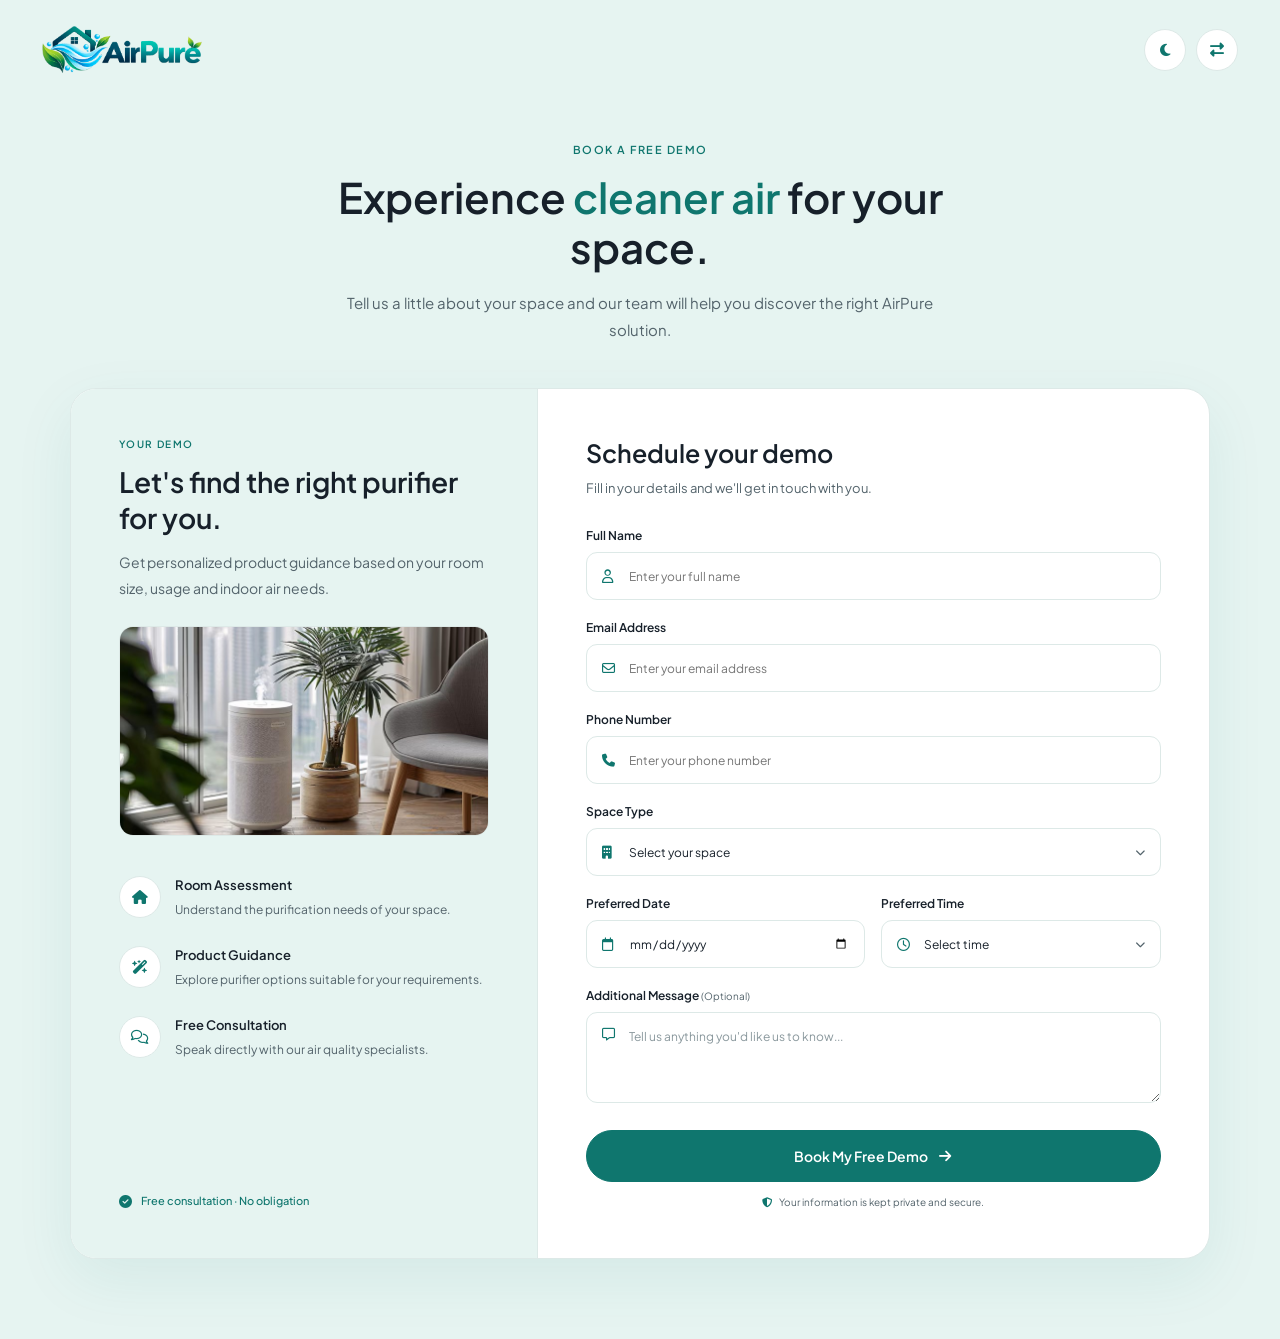
<file: demo-booking.html>
<!DOCTYPE html>
<html lang="en">

<head>
    <meta charset="UTF-8">

    <!-- Responsive Viewport -->
    <meta name="viewport" content="width=device-width, initial-scale=1.0">

    <!-- Website Title -->
    <title>AirPure</title>

    <!-- Favicon -->
    <link rel="icon" type="image/png" href="images/favicon.png">

    <!-- SEO Description -->
    <meta name="description"
        content="AirPure provides advanced air purifiers and indoor air quality solutions for cleaner, healthier spaces.">

    <!-- Google Font - Plus Jakarta Sans -->
    <link rel="preconnect" href="https://fonts.googleapis.com">
    <link rel="preconnect" href="https://fonts.gstatic.com" crossorigin>

    <link href="https://fonts.googleapis.com/css2?family=Plus+Jakarta+Sans:wght@400;500;600&display=swap"
        rel="stylesheet">

    <!-- Font Awesome -->
    <link rel="stylesheet" href="https://cdnjs.cloudflare.com/ajax/libs/font-awesome/6.7.2/css/all.min.css">

    <!-- Main CSS -->
    <link rel="stylesheet" href="css/style.css">

</head>

<body class="airpure-demo-page">

    <!-- =========================================
         TOP BAR
    ========================================== -->

    <div class="airpure-demo-topbar">

        <!-- Logo -->
        <a href="index.html" class="airpure-demo-logo">
            <img src="images/logo.png" alt="AirPure">
        </a>


        <!-- Controls -->
        <div class="airpure-demo-controls">

            <!-- Dark Mode -->
            <button class="airpure-demo-control" id="airpureThemeToggle" type="button" aria-label="Toggle dark mode">

                <i class="fa-solid fa-moon"></i>

            </button>


            <!-- RTL -->
            <button class="airpure-demo-control" id="airpureRtlToggle" type="button" aria-label="Toggle RTL mode">

                <i class="fa-solid fa-right-left"></i>

            </button>

        </div>

    </div>


    <!-- =========================================
         DEMO PAGE
    ========================================== -->

    <main class="airpure-demo-main">

        <!-- Intro -->
        <div class="airpure-demo-intro">

            <span class="airpure-demo-label">
                BOOK A FREE DEMO
            </span>

            <h1>
                Experience
                <span>cleaner air</span>
                for your space.
            </h1>

            <p>
                Tell us a little about your space and our team will
                help you discover the right AirPure solution.
            </p>

        </div>


        <!-- Booking Card -->
        <div class="airpure-demo-card">

            <!-- =====================================
                 LEFT INFORMATION
            ====================================== -->

            <div class="airpure-demo-info">

                <div class="airpure-demo-info-top">

                    <span class="airpure-demo-info-label">
                        YOUR DEMO
                    </span>

                    <h2>
                        Let's find the right
                        purifier for you.
                    </h2>

                    <p>
                        Get personalized product guidance based on
                        your room size, usage and indoor air needs.
                    </p>

                    <div class="airpure-demo-info-image">
                        <img src="images/air-purifier-demo.jpg" alt="AirPure air purifier in a modern indoor space">
                    </div>


                </div>


                <!-- Benefits -->

                <div class="airpure-demo-benefits">

                    <div class="airpure-demo-benefit">

                        <div class="airpure-demo-benefit-icon">
                            <i class="fa-solid fa-house"></i>
                        </div>

                        <div>
                            <h3>Room Assessment</h3>

                            <p>
                                Understand the purification needs
                                of your space.
                            </p>
                        </div>

                    </div>


                    <div class="airpure-demo-benefit">

                        <div class="airpure-demo-benefit-icon">
                            <i class="fa-solid fa-wand-magic-sparkles"></i>
                        </div>

                        <div>
                            <h3>Product Guidance</h3>

                            <p>
                                Explore purifier options suitable
                                for your requirements.
                            </p>
                        </div>

                    </div>


                    <div class="airpure-demo-benefit">

                        <div class="airpure-demo-benefit-icon">
                            <i class="fa-regular fa-comments"></i>
                        </div>

                        <div>
                            <h3>Free Consultation</h3>

                            <p>
                                Speak directly with our air quality
                                specialists.
                            </p>
                        </div>

                    </div>

                </div>


                <!-- Small note -->

                <div class="airpure-demo-note">

                    <i class="fa-solid fa-circle-check"></i>

                    <span>
                        Free consultation · No obligation
                    </span>

                </div>

            </div>


            <!-- =====================================
                 RIGHT FORM
            ====================================== -->

            <div class="airpure-demo-form-area">

                <div class="airpure-demo-form-heading">

                    <h2>Schedule your demo</h2>

                    <p>
                        Fill in your details and we'll get in touch
                        with you.
                    </p>

                </div>


                <form class="airpure-demo-form">

                    <!-- Name -->
                    <div class="airpure-demo-field">

                        <label for="demoName">
                            Full Name
                        </label>

                        <div class="airpure-demo-input">

                            <i class="fa-regular fa-user"></i>

                            <input type="text" id="demoName" name="name" placeholder="Enter your full name" required>

                        </div>

                    </div>


                    <!-- Email -->
                    <div class="airpure-demo-field">

                        <label for="demoEmail">
                            Email Address
                        </label>

                        <div class="airpure-demo-input">

                            <i class="fa-regular fa-envelope"></i>

                            <input type="email" id="demoEmail" name="email" placeholder="Enter your email address"
                                required>

                        </div>

                    </div>


                    <!-- Phone -->
                    <div class="airpure-demo-field">

                        <label for="demoPhone">
                            Phone Number
                        </label>

                        <div class="airpure-demo-input">

                            <i class="fa-solid fa-phone"></i>

                            <input type="tel" id="demoPhone" name="phone" placeholder="Enter your phone number"
                                required>

                        </div>

                    </div>


                    <!-- Space Type -->
                    <div class="airpure-demo-field">

                        <label for="demoSpace">
                            Space Type
                        </label>

                        <div class="airpure-demo-input">

                            <i class="fa-solid fa-building"></i>

                            <select id="demoSpace" name="space" required>

                                <option value="" selected disabled>
                                    Select your space
                                </option>

                                <option value="home">
                                    Home
                                </option>

                                <option value="apartment">
                                    Apartment
                                </option>

                                <option value="office">
                                    Office
                                </option>

                                <option value="clinic">
                                    Clinic
                                </option>

                                <option value="commercial">
                                    Commercial Space
                                </option>

                            </select>

                            <i class="fa-solid fa-chevron-down airpure-demo-select-icon"></i>

                        </div>

                    </div>


                    <!-- Preferred Date / Time -->

                    <div class="airpure-demo-row">

                        <div class="airpure-demo-field">

                            <label for="demoDate">
                                Preferred Date
                            </label>

                            <div class="airpure-demo-input">

                                <i class="fa-regular fa-calendar"></i>

                                <input type="date" id="demoDate" name="date" required>

                            </div>

                        </div>


                        <div class="airpure-demo-field">

                            <label for="demoTime">
                                Preferred Time
                            </label>

                            <div class="airpure-demo-input">

                                <i class="fa-regular fa-clock"></i>

                                <select id="demoTime" name="time" required>

                                    <option value="" selected disabled>
                                        Select time
                                    </option>

                                    <option value="morning">
                                        9:00 AM – 12:00 PM
                                    </option>

                                    <option value="afternoon">
                                        12:00 PM – 3:00 PM
                                    </option>

                                    <option value="evening">
                                        3:00 PM – 6:00 PM
                                    </option>

                                </select>

                                <i class="fa-solid fa-chevron-down airpure-demo-select-icon"></i>

                            </div>

                        </div>

                    </div>


                    <!-- Message -->

                    <div class="airpure-demo-field">

                        <label for="demoMessage">
                            Additional Message
                            <span>(Optional)</span>
                        </label>

                        <div class="airpure-demo-textarea">

                            <i class="fa-regular fa-message"></i>

                            <textarea id="demoMessage" name="message" rows="3"
                                placeholder="Tell us anything you'd like us to know..."></textarea>

                        </div>

                    </div>


                    <!-- Submit -->

                    <button type="submit" class="btn-primary airpure-demo-submit">

                        Book My Free Demo

                        <i class="fa-solid fa-arrow-right"></i>

                    </button>


                    <p class="airpure-demo-form-note">
                        <i class="fa-solid fa-shield-halved"></i>
                        Your information is kept private and secure.
                    </p>

                </form>

            </div>

        </div>

    </main>

    <script src="js/main.js"></script>
    <script>
        const themeToggle = document.getElementById("airpureThemeToggle");

        function updateThemeIcon() {
            const icon = themeToggle.querySelector("i");

            if (!icon) return;

            const isDark =
                document.documentElement.classList.contains("airpure-dark-mode");

            if (isDark) {
                icon.classList.remove("fa-moon");
                icon.classList.add("fa-sun");
            } else {
                icon.classList.remove("fa-sun");
                icon.classList.add("fa-moon");
            }
        }

        const savedTheme = localStorage.getItem("airpure-theme");

        document.documentElement.classList.remove("dark-mode");
        document.documentElement.classList.toggle("airpure-dark-mode", savedTheme === "dark");
        updateThemeIcon();

        document.addEventListener("DOMContentLoaded", function () {
            document.documentElement.classList.remove("dark-mode");
            updateThemeIcon();
        }, { once: true });

        themeToggle.addEventListener("click", function (event) {
            event.stopImmediatePropagation();

            const isDark =
                document.documentElement.classList.toggle("airpure-dark-mode");

            localStorage.setItem("airpure-theme", isDark ? "dark" : "light");
            document.documentElement.classList.remove("dark-mode");
            updateThemeIcon();
        }, true);
    </script>

</body>

</html>
</file>
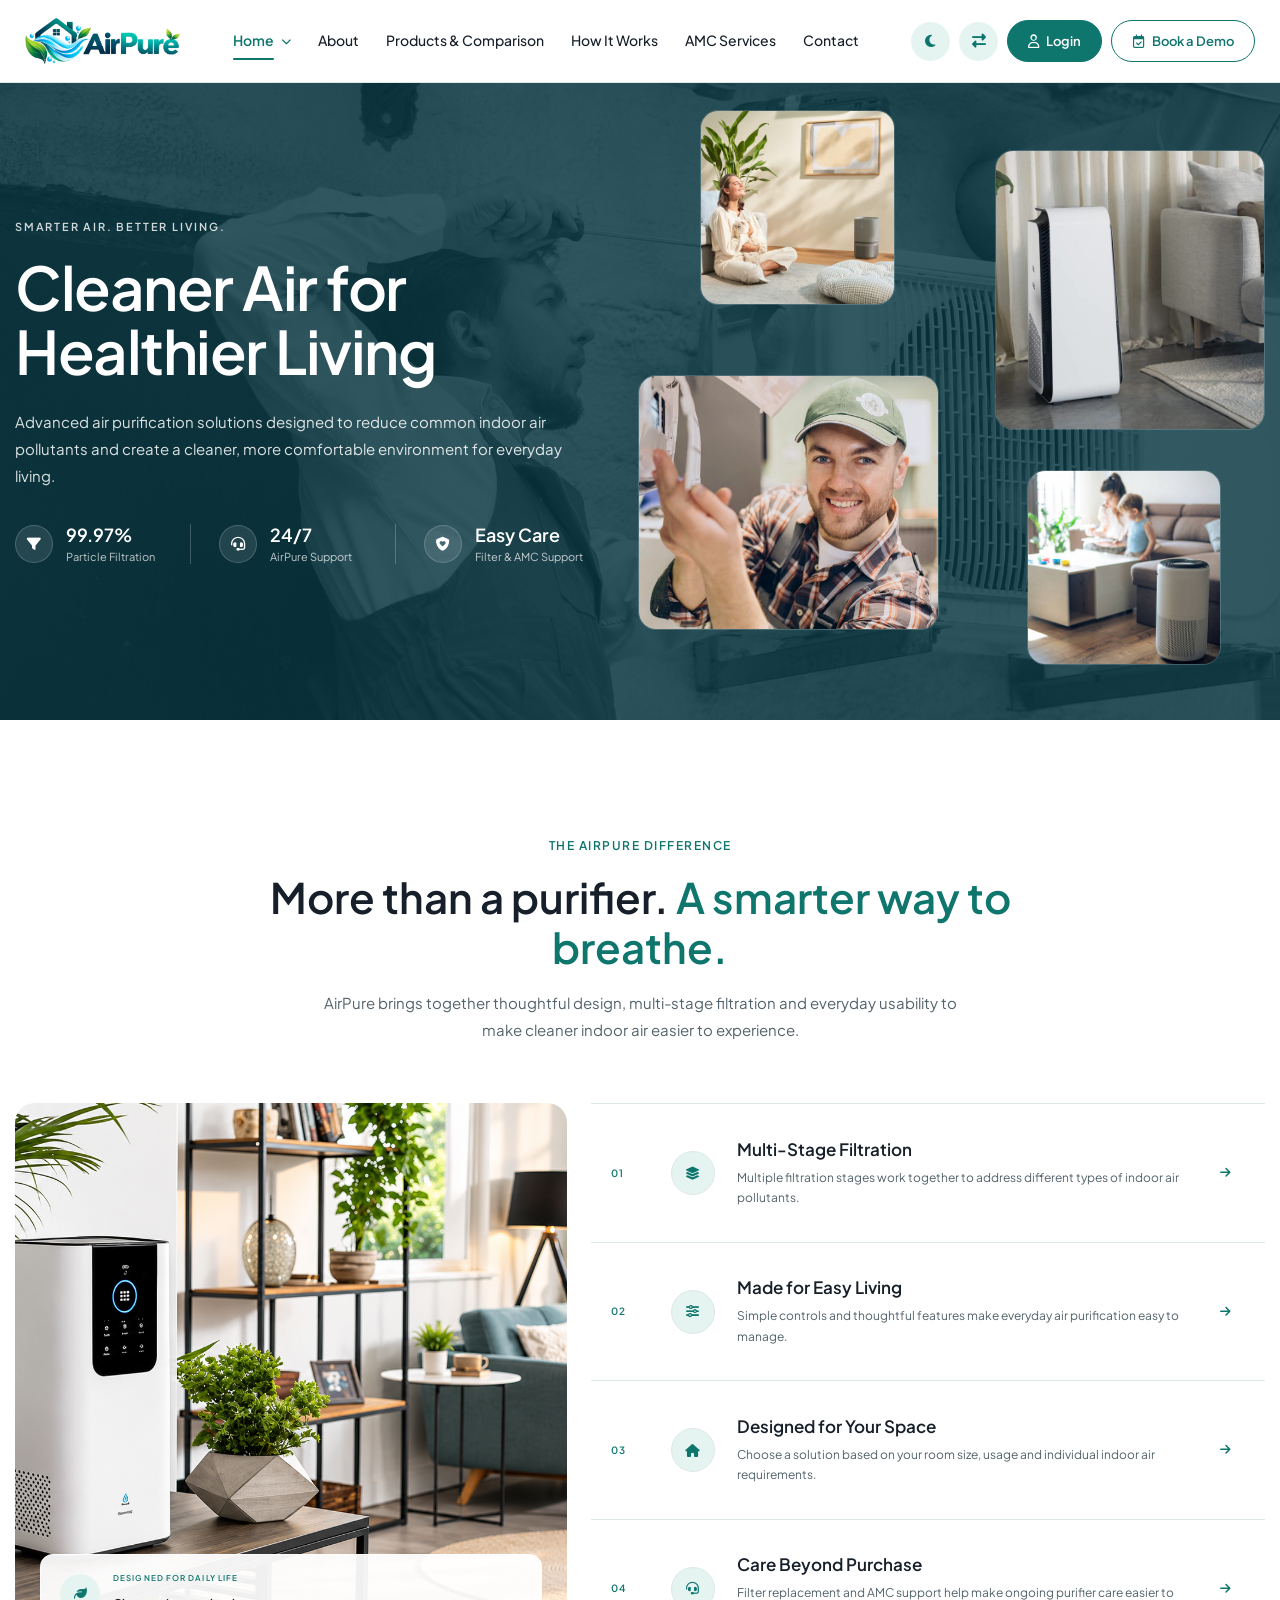
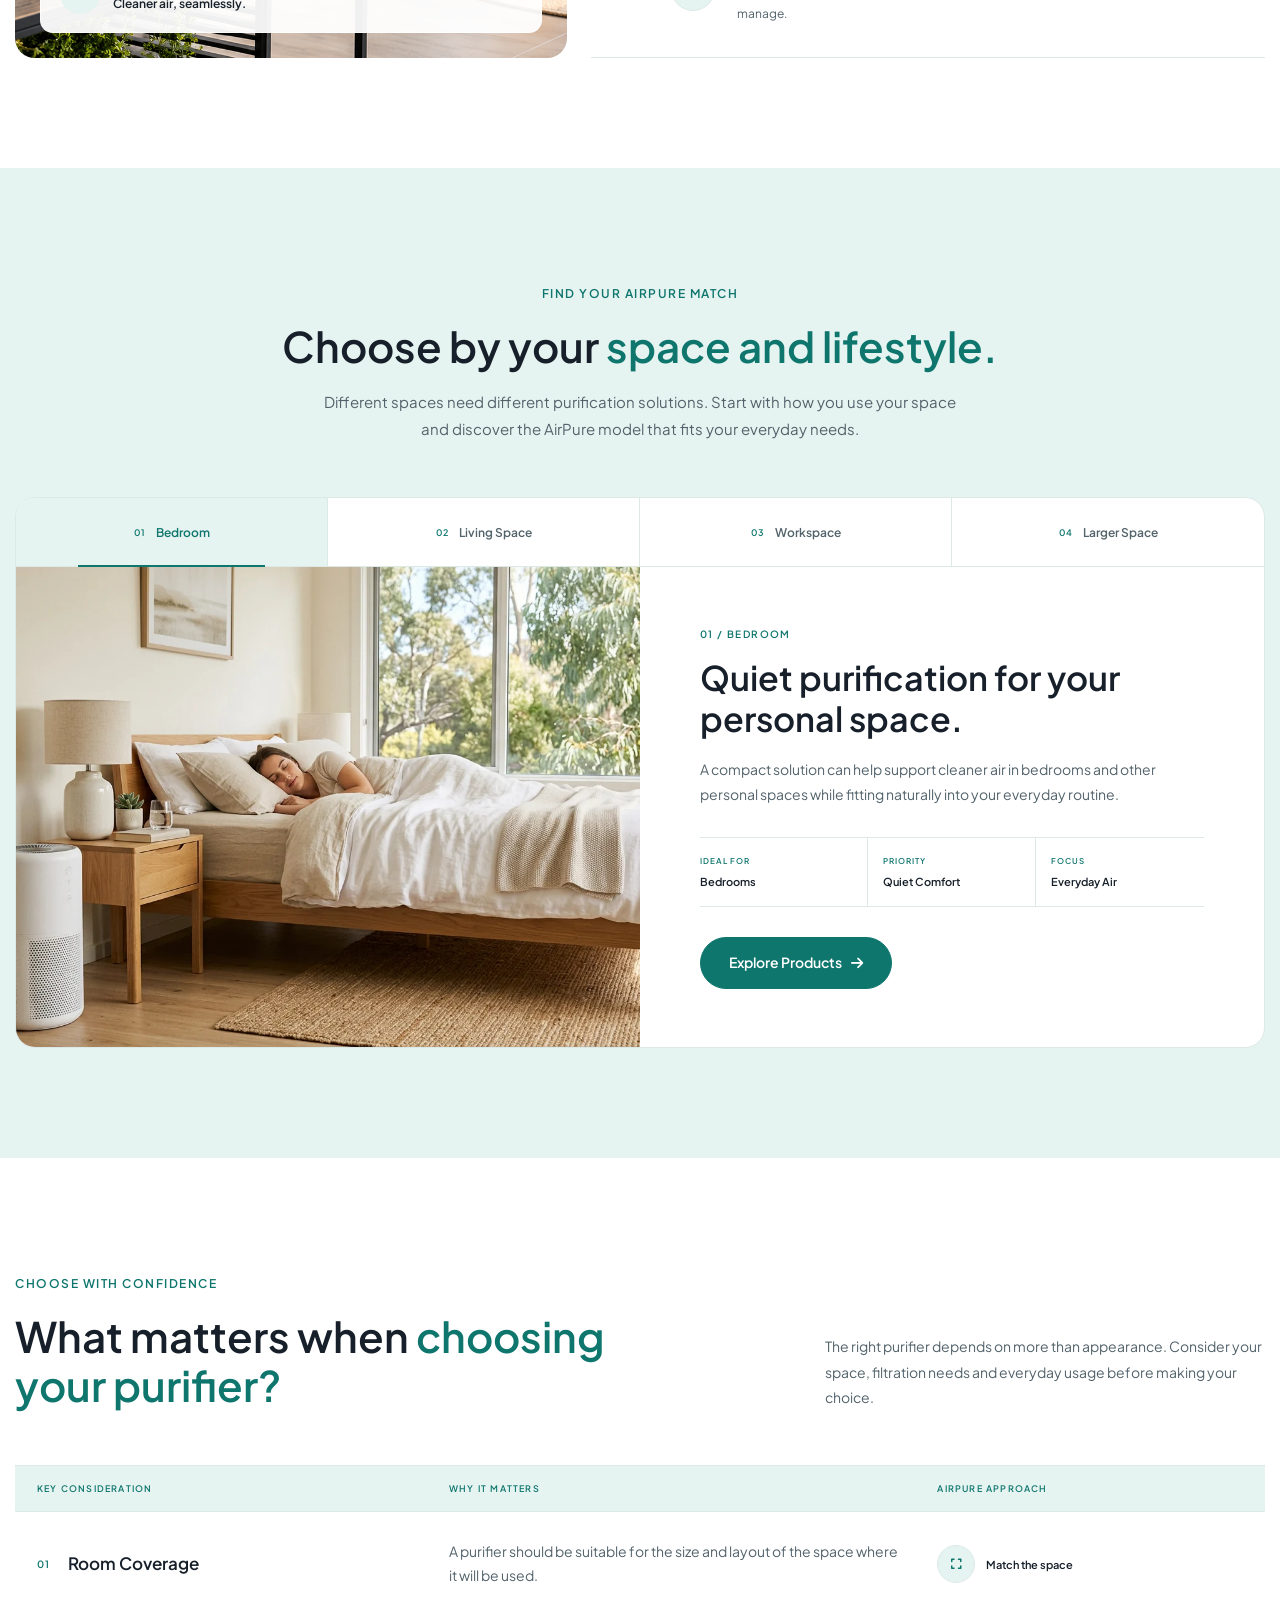
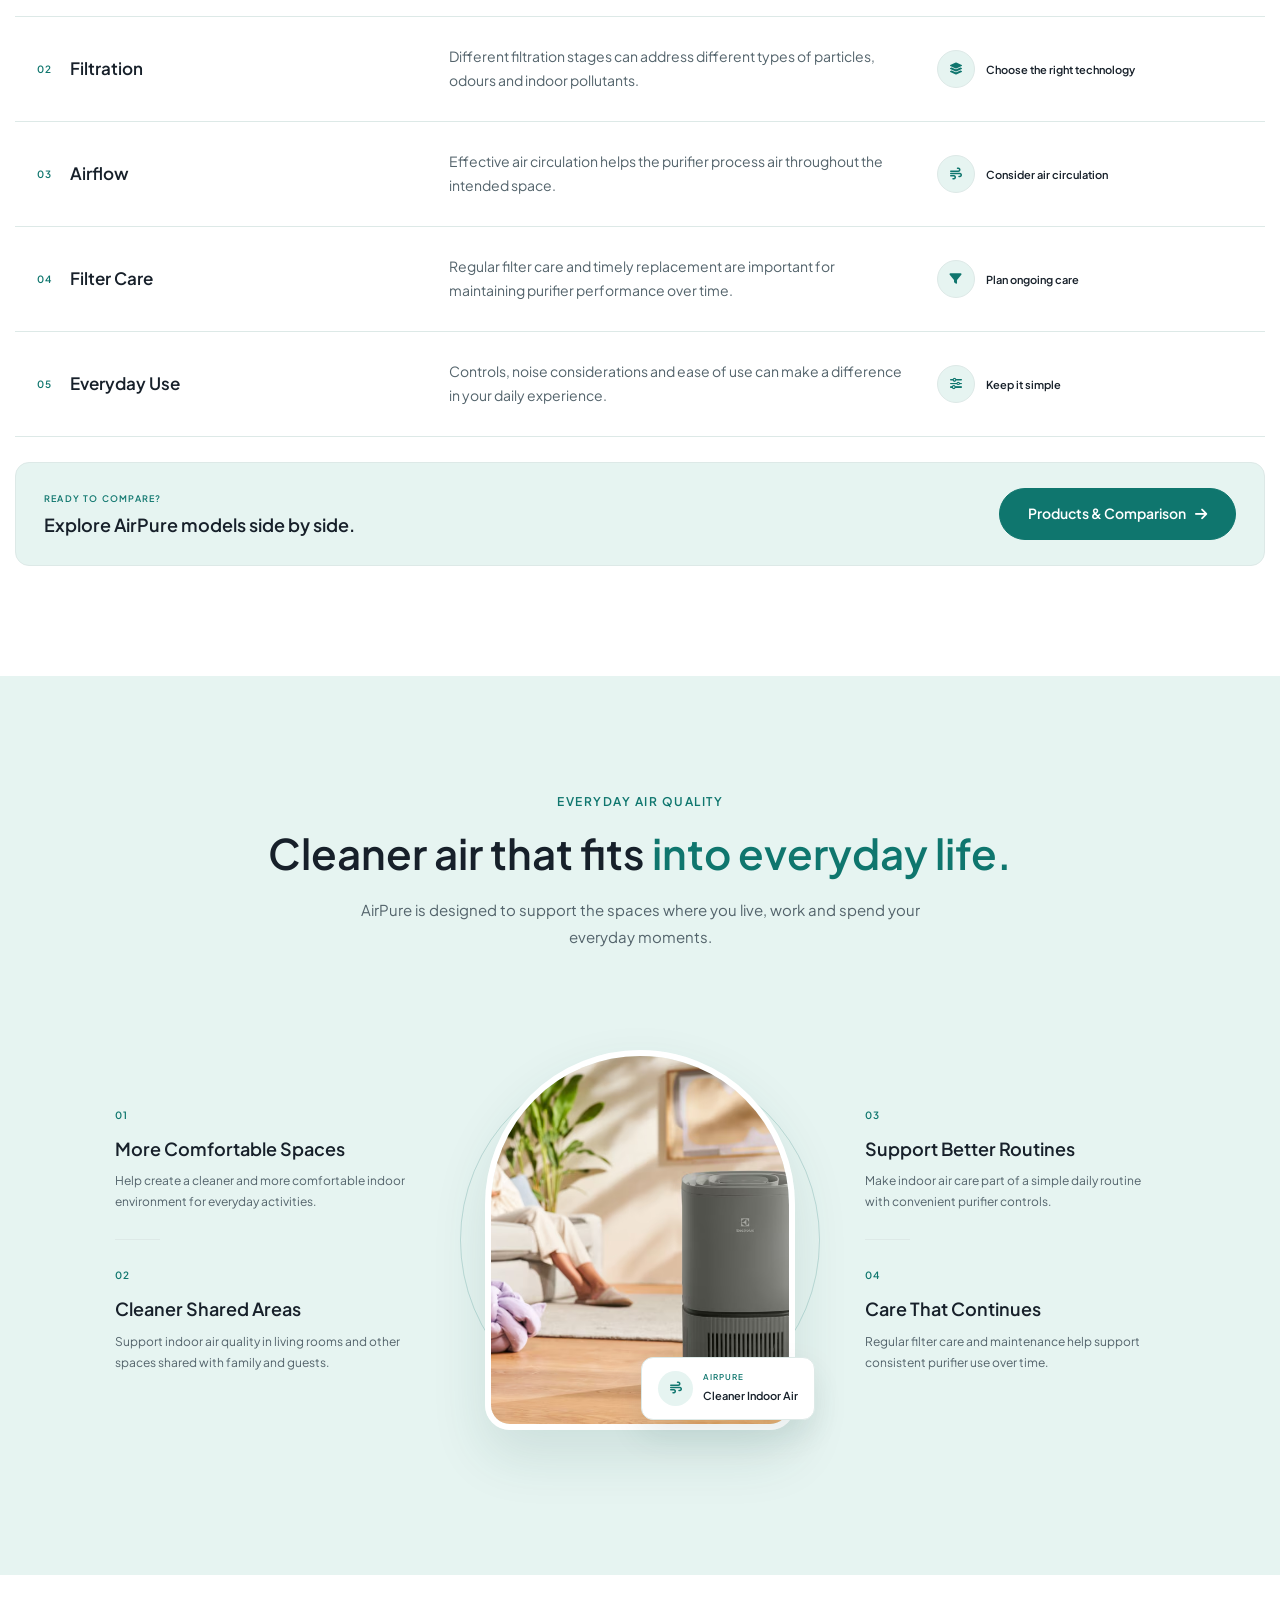
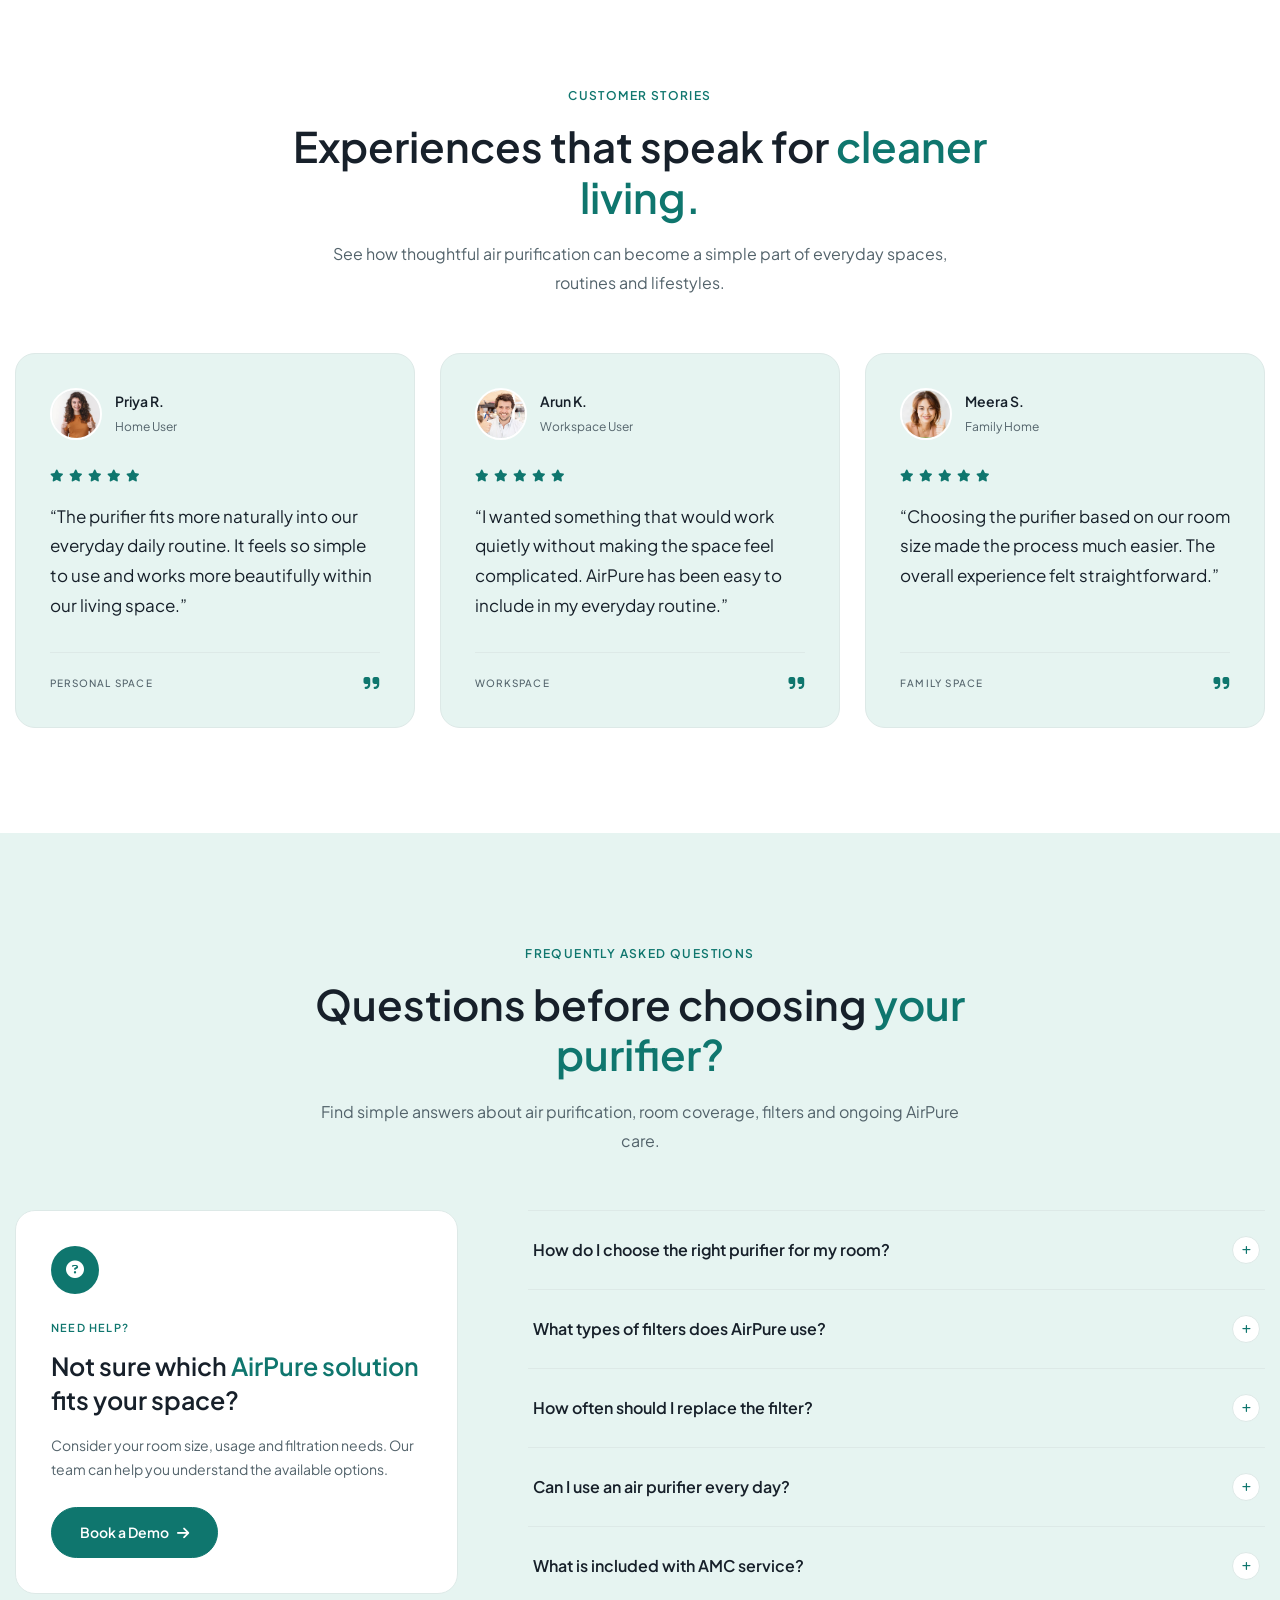
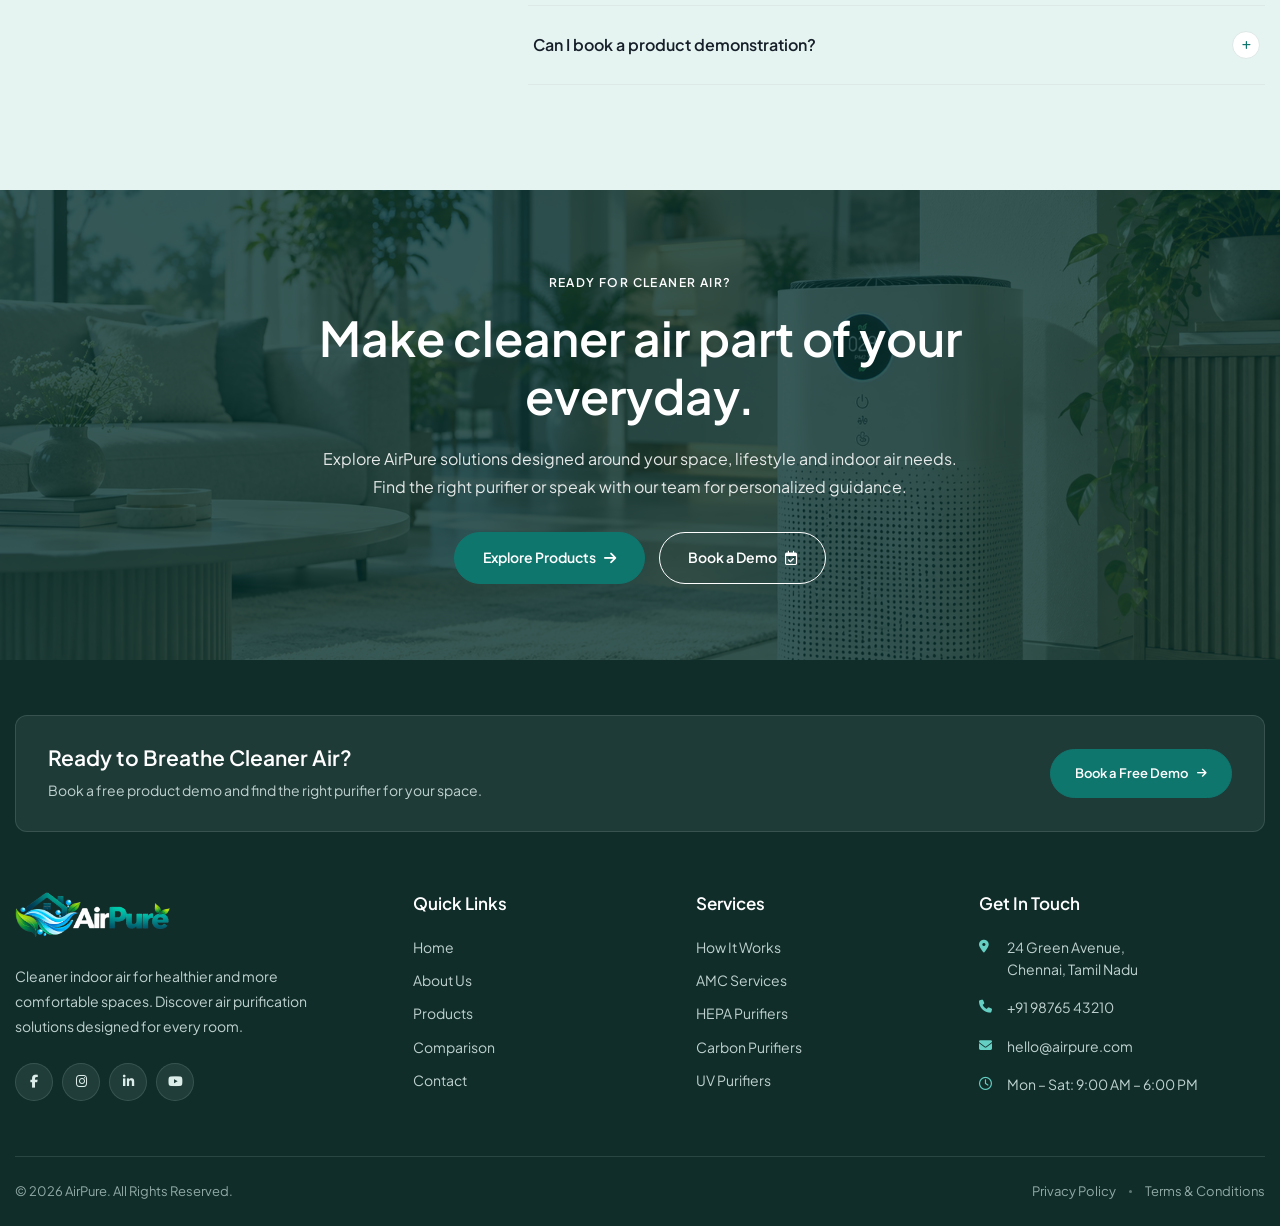
<file: home-2.html>
<!DOCTYPE html>
<html lang="en">

<head>
    <meta charset="UTF-8">

    <!-- Responsive Viewport -->
    <meta name="viewport" content="width=device-width, initial-scale=1.0">

    <!-- Website Title -->
    <title>AirPure</title>

    <!-- Favicon -->
    <link rel="icon" type="image/png" href="images/favicon.png">

    <!-- SEO Description -->
    <meta name="description"
        content="AirPure provides advanced air purifiers and indoor air quality solutions for cleaner, healthier spaces.">

    <!-- Google Font - Plus Jakarta Sans -->
    <link rel="preconnect" href="https://fonts.googleapis.com">
    <link rel="preconnect" href="https://fonts.gstatic.com" crossorigin>

    <link href="https://fonts.googleapis.com/css2?family=Plus+Jakarta+Sans:wght@400;500;600&display=swap"
        rel="stylesheet">

    <!-- Font Awesome -->
    <link rel="stylesheet" href="https://cdnjs.cloudflare.com/ajax/libs/font-awesome/6.7.2/css/all.min.css">

    <!-- Main CSS -->
    <link rel="stylesheet" href="css/style.css">

</head>

<body>

    <!-- ================================
     AIRPURE HEADER
================================= -->
    <header class="airpure-header" id="airpureHeader">

        <div class="airpure-header-container">

            <!-- Logo -->
            <a href="index.html" class="airpure-logo">
                <img src="images/logo.png" alt="AirPure">
            </a>


            <!-- Desktop Navigation -->
            <nav class="airpure-navigation" id="airpureNavigation">

                <ul class="airpure-menu">

                    <!-- Home Dropdown -->
                    <li class="airpure-menu-item airpure-home-dropdown">
                        <a href="#" class="airpure-menu-link">
                            <span class="airpure-home-text">Home</span>
                            <i class="fa-solid fa-chevron-down"></i>
                        </a>

                        <ul class="airpure-dropdown-menu">
                            <li>
                                <a href="index.html">Home 1</a>
                            </li>

                            <li>
                                <a href="home-2.html">Home 2</a>
                            </li>
                        </ul>
                    </li>


                    <!-- About -->
                    <li class="airpure-menu-item">
                        <a href="about.html" class="airpure-menu-link">
                            About
                        </a>
                    </li>


                    <!-- Products -->
                    <li class="airpure-menu-item">
                        <a href="products.html" class="airpure-menu-link">
                            Products & Comparison
                        </a>
                    </li>

                    <!-- How It Works -->
                    <li class="airpure-menu-item">
                        <a href="how-it-works.html" class="airpure-menu-link">
                            How It Works
                        </a>
                    </li>


                    <!-- AMC Services -->
                    <li class="airpure-menu-item">
                        <a href="amc-services.html" class="airpure-menu-link">
                            AMC Services
                        </a>
                    </li>


                    <!-- Contact -->
                    <li class="airpure-menu-item">
                        <a href="contact.html" class="airpure-menu-link">
                            Contact
                        </a>
                    </li>

                </ul>


                <!-- Mobile / Tablet Controls -->
                <div class="airpure-mobile-controls">

                    <!-- Dark Mode -->
                    <button class="airpure-control-btn" id="airpureThemeToggle" type="button"
                        aria-label="Toggle dark mode">

                        <i class="fa-solid fa-moon"></i>
                        <span>Dark Mode</span>

                    </button>


                    <!-- RTL -->
                    <button class="airpure-control-btn" id="airpureRtlToggle" type="button"
                        aria-label="Toggle RTL mode">

                        <i class="fa-solid fa-right-left"></i>
                        <span>RTL Mode</span>

                    </button>


                    <!-- Login -->
                    <a href="login.html" class="airpure-login-btn">
                        <i class="fa-regular fa-user"></i>
                        Login
                    </a>


                    <!-- Book Demo -->
                    <a href="demo-booking.html" class="airpure-demo-btn">

                        <i class="fa-regular fa-calendar-check"></i>
                        Book a Demo

                    </a>

                </div>

            </nav>


            <!-- Desktop Controls -->
            <div class="airpure-desktop-controls">

                <!-- Dark Mode -->
                <button class="airpure-icon-btn" id="airpureThemeToggleDesktop" type="button"
                    aria-label="Toggle dark mode">

                    <i class="fa-solid fa-moon"></i>

                </button>


                <!-- RTL -->
                <button class="airpure-icon-btn" id="airpureRtlToggleDesktop" type="button"
                    aria-label="Toggle RTL mode">

                    <i class="fa-solid fa-right-left"></i>

                </button>


                <!-- Login -->
                <a href="login.html" class="airpure-login-btn">
                    <i class="fa-regular fa-user"></i>
                    Login
                </a>


                <!-- Book Demo -->
                <a href="demo-booking.html" class="airpure-demo-btn">

                    <i class="fa-regular fa-calendar-check"></i>
                    Book a Demo

                </a>

            </div>


            <!-- Menu Toggle -->
            <button class="airpure-menu-toggle" id="airpureMenuToggle" type="button" aria-label="Open menu"
                aria-expanded="false">

                <span></span>
                <span></span>
                <span></span>

            </button>

        </div>

    </header>

    <!-- HOME 2 HERO SECTION -->
    <section class="airpure-home2-hero">

        <!-- Background Image -->
        <div class="airpure-home2-hero-bg">
            <img src="images/home2-hero-bg.jpg" alt="Clean indoor air environment">
        </div>

        <!-- Overlay -->
        <div class="airpure-home2-hero-overlay"></div>

        <div class="container">

            <div class="airpure-home2-hero-layout">

                <!-- LEFT CONTENT -->
                <div class="airpure-home2-hero-content">

                    <span class="airpure-home2-hero-label">
                        SMARTER AIR. BETTER LIVING.
                    </span>

                    <h1>
                        Cleaner Air for
                        <br>
                        Healthier Living
                    </h1>

                    <p>
                        Advanced air purification solutions designed to reduce
                        common indoor air pollutants and create a cleaner,
                        more comfortable environment for everyday living.
                    </p>

                    <!-- HERO TRUST HIGHLIGHTS -->
                    <div class="airpure-home2-hero-trust">

                        <div class="airpure-home2-hero-trust-item">
                            <div class="airpure-home2-hero-trust-icon">
                                <i class="fa-solid fa-filter"></i>
                            </div>

                            <div class="airpure-home2-hero-trust-content">
                                <strong>99.97%</strong>
                                <span>Particle Filtration</span>
                            </div>
                        </div>


                        <div class="airpure-home2-hero-trust-item">
                            <div class="airpure-home2-hero-trust-icon">
                                <i class="fa-solid fa-headset"></i>
                            </div>

                            <div class="airpure-home2-hero-trust-content">
                                <strong>24/7</strong>
                                <span>AirPure Support</span>
                            </div>
                        </div>


                        <div class="airpure-home2-hero-trust-item">
                            <div class="airpure-home2-hero-trust-icon">
                                <i class="fa-solid fa-shield-heart"></i>
                            </div>

                            <div class="airpure-home2-hero-trust-content">
                                <strong>Easy Care</strong>
                                <span>Filter & AMC Support</span>
                            </div>
                        </div>

                    </div>

                </div>


                <!-- RIGHT IMAGE COLLAGE -->
                <div class="airpure-home2-hero-collage">

                    <!-- Small Top Image -->
                    <div class="airpure-home2-hero-img airpure-home2-hero-img-one">
                        <img src="images/hero-air-quality.jpg" alt="Indoor air quality">
                    </div>


                    <!-- Large Main Image -->
                    <div class="airpure-home2-hero-img airpure-home2-hero-img-two">
                        <img src="images/hero-living-space.jpg" alt="AirPure purifier in a modern living space">
                    </div>


                    <!-- Bottom Left Image -->
                    <div class="airpure-home2-hero-img airpure-home2-hero-img-three">
                        <img src="images/hero-purifier.jpg" alt="AirPure air purifier">
                    </div>


                    <!-- Bottom Right Image -->
                    <div class="airpure-home2-hero-img airpure-home2-hero-img-four">
                        <img src="images/hero-family.jpg" alt="Family enjoying cleaner indoor air">
                    </div>

                </div>

            </div>

        </div>

    </section>

    <!-- HOME 2 - AIRPURE DIFFERENCE SECTION -->
    <section class="airpure-home2-difference-section">
        <div class="container">

            <div class="airpure-home2-difference-heading">

                <span class="airpure-section-label">
                    THE AIRPURE DIFFERENCE
                </span>

                <h2>
                    More than a purifier.
                    <span>A smarter way to breathe.</span>
                </h2>

                <p>
                    AirPure brings together thoughtful design, multi-stage
                    filtration and everyday usability to make cleaner indoor
                    air easier to experience.
                </p>

            </div>


            <div class="airpure-home2-difference-showcase">

                <!-- LARGE VISUAL -->
                <div class="airpure-home2-difference-visual">

                    <img src="images/airpure-difference.jpg" alt="AirPure purifier in a premium modern interior">

                    <div class="airpure-home2-difference-badge">

                        <i class="fa-solid fa-leaf"></i>

                        <div>
                            <span>DESIGNED FOR DAILY LIFE</span>
                            <strong>Cleaner air, seamlessly.</strong>
                        </div>

                    </div>

                </div>


                <!-- FEATURE STRIP -->
                <div class="airpure-home2-difference-features">

                    <div class="airpure-home2-difference-feature">

                        <div class="airpure-home2-difference-number">
                            01
                        </div>

                        <div class="airpure-home2-difference-icon">
                            <i class="fa-solid fa-layer-group"></i>
                        </div>

                        <div class="airpure-home2-difference-feature-content">
                            <h3>Multi-Stage Filtration</h3>

                            <p>
                                Multiple filtration stages work together to
                                address different types of indoor air pollutants.
                            </p>
                        </div>

                        <i class="fa-solid fa-arrow-right airpure-home2-difference-arrow"></i>

                    </div>


                    <div class="airpure-home2-difference-feature">

                        <div class="airpure-home2-difference-number">
                            02
                        </div>

                        <div class="airpure-home2-difference-icon">
                            <i class="fa-solid fa-sliders"></i>
                        </div>

                        <div class="airpure-home2-difference-feature-content">
                            <h3>Made for Easy Living</h3>

                            <p>
                                Simple controls and thoughtful features make
                                everyday air purification easy to manage.
                            </p>
                        </div>

                        <i class="fa-solid fa-arrow-right airpure-home2-difference-arrow"></i>

                    </div>


                    <div class="airpure-home2-difference-feature">

                        <div class="airpure-home2-difference-number">
                            03
                        </div>

                        <div class="airpure-home2-difference-icon">
                            <i class="fa-solid fa-house"></i>
                        </div>

                        <div class="airpure-home2-difference-feature-content">
                            <h3>Designed for Your Space</h3>

                            <p>
                                Choose a solution based on your room size,
                                usage and individual indoor air requirements.
                            </p>
                        </div>

                        <i class="fa-solid fa-arrow-right airpure-home2-difference-arrow"></i>

                    </div>


                    <div class="airpure-home2-difference-feature">

                        <div class="airpure-home2-difference-number">
                            04
                        </div>

                        <div class="airpure-home2-difference-icon">
                            <i class="fa-solid fa-headset"></i>
                        </div>

                        <div class="airpure-home2-difference-feature-content">
                            <h3>Care Beyond Purchase</h3>

                            <p>
                                Filter replacement and AMC support help make
                                ongoing purifier care easier to manage.
                            </p>
                        </div>

                        <i class="fa-solid fa-arrow-right airpure-home2-difference-arrow"></i>

                    </div>

                </div>

            </div>

        </div>
    </section>

    <!-- HOME 2 - FIND YOUR AIRPURE MATCH -->
    <section class="airpure-home2-match-section">
        <div class="container">

            <div class="airpure-home2-match-heading">
                <span class="airpure-section-label">FIND YOUR AIRPURE MATCH</span>

                <h2>
                    Choose by your
                    <span>space and lifestyle.</span>
                </h2>

                <p>
                    Different spaces need different purification solutions.
                    Start with how you use your space and discover the AirPure
                    model that fits your everyday needs.
                </p>
            </div>


            <div class="airpure-home2-match-selector">

                <!-- Selector Navigation -->
                <div class="airpure-home2-match-nav">

                    <button class="airpure-home2-match-tab active">
                        <span>01</span>
                        Bedroom
                    </button>

                    <button class="airpure-home2-match-tab">
                        <span>02</span>
                        Living Space
                    </button>

                    <button class="airpure-home2-match-tab">
                        <span>03</span>
                        Workspace
                    </button>

                    <button class="airpure-home2-match-tab">
                        <span>04</span>
                        Larger Space
                    </button>

                </div>


                <!-- Selected Space -->
                <div class="airpure-home2-match-result">

                    <div class="airpure-home2-match-image">
                        <img src="images/bedroom-purifier.jpg" alt="AirPure purifier for a bedroom">
                    </div>


                    <div class="airpure-home2-match-info">

                        <span class="airpure-home2-match-number">
                            01 / BEDROOM
                        </span>

                        <h3>
                            Quiet purification
                            for your personal space.
                        </h3>

                        <p>
                            A compact solution can help support cleaner air
                            in bedrooms and other personal spaces while fitting
                            naturally into your everyday routine.
                        </p>


                        <div class="airpure-home2-match-specs">

                            <div>
                                <span>IDEAL FOR</span>
                                <strong>Bedrooms</strong>
                            </div>

                            <div>
                                <span>PRIORITY</span>
                                <strong>Quiet Comfort</strong>
                            </div>

                            <div>
                                <span>FOCUS</span>
                                <strong>Everyday Air</strong>
                            </div>

                        </div>


                        <a href="products.html" class="btn-primary">
                            Explore Products
                            <i class="fa-solid fa-arrow-right"></i>
                        </a>

                    </div>

                </div>

            </div>

        </div>
    </section>

    <!-- HOME 2 - WHAT MATTERS SECTION -->
    <section class="airpure-home2-choice-section">
        <div class="container">

            <div class="airpure-home2-choice-header">

                <div class="airpure-home2-choice-title">
                    <span class="airpure-section-label">
                        CHOOSE WITH CONFIDENCE
                    </span>

                    <h2>
                        What matters when
                        <span>choosing your purifier?</span>
                    </h2>
                </div>

                <p>
                    The right purifier depends on more than appearance.
                    Consider your space, filtration needs and everyday usage
                    before making your choice.
                </p>

            </div>


            <div class="airpure-home2-choice-table">

                <!-- TABLE HEADER -->
                <div class="airpure-home2-choice-table-head">

                    <span>KEY CONSIDERATION</span>
                    <span>WHY IT MATTERS</span>
                    <span>AIRPURE APPROACH</span>

                </div>


                <!-- ROW 01 -->
                <div class="airpure-home2-choice-row">

                    <div class="airpure-home2-choice-name">

                        <span>01</span>

                        <h3>Room Coverage</h3>

                    </div>

                    <p>
                        A purifier should be suitable for the size and layout
                        of the space where it will be used.
                    </p>

                    <div class="airpure-home2-choice-result">
                        <i class="fa-solid fa-expand"></i>

                        <strong>
                            Match the space
                        </strong>
                    </div>

                </div>


                <!-- ROW 02 -->
                <div class="airpure-home2-choice-row">

                    <div class="airpure-home2-choice-name">

                        <span>02</span>

                        <h3>Filtration</h3>

                    </div>

                    <p>
                        Different filtration stages can address different
                        types of particles, odours and indoor pollutants.
                    </p>

                    <div class="airpure-home2-choice-result">
                        <i class="fa-solid fa-layer-group"></i>

                        <strong>
                            Choose the right technology
                        </strong>
                    </div>

                </div>


                <!-- ROW 03 -->
                <div class="airpure-home2-choice-row">

                    <div class="airpure-home2-choice-name">

                        <span>03</span>

                        <h3>Airflow</h3>

                    </div>

                    <p>
                        Effective air circulation helps the purifier process
                        air throughout the intended space.
                    </p>

                    <div class="airpure-home2-choice-result">
                        <i class="fa-solid fa-wind"></i>

                        <strong>
                            Consider air circulation
                        </strong>
                    </div>

                </div>


                <!-- ROW 04 -->
                <div class="airpure-home2-choice-row">

                    <div class="airpure-home2-choice-name">

                        <span>04</span>

                        <h3>Filter Care</h3>

                    </div>

                    <p>
                        Regular filter care and timely replacement are important
                        for maintaining purifier performance over time.
                    </p>

                    <div class="airpure-home2-choice-result">
                        <i class="fa-solid fa-filter"></i>

                        <strong>
                            Plan ongoing care
                        </strong>
                    </div>

                </div>


                <!-- ROW 05 -->
                <div class="airpure-home2-choice-row">

                    <div class="airpure-home2-choice-name">

                        <span>05</span>

                        <h3>Everyday Use</h3>

                    </div>

                    <p>
                        Controls, noise considerations and ease of use can make
                        a difference in your daily experience.
                    </p>

                    <div class="airpure-home2-choice-result">
                        <i class="fa-solid fa-sliders"></i>

                        <strong>
                            Keep it simple
                        </strong>
                    </div>

                </div>

            </div>


            <div class="airpure-home2-choice-bottom">

                <div>
                    <span>READY TO COMPARE?</span>

                    <h3>
                        Explore AirPure models side by side.
                    </h3>
                </div>

                <a href="products.html" class="btn-primary">
                    Products & Comparison
                    <i class="fa-solid fa-arrow-right"></i>
                </a>

            </div>

        </div>
    </section>

    <!-- HOME 2 - EVERYDAY AIR QUALITY SECTION -->
    <section class="airpure-home2-air-section">
        <div class="container">

            <div class="airpure-home2-air-heading">

                <span class="airpure-section-label">
                    EVERYDAY AIR QUALITY
                </span>

                <h2>
                    Cleaner air that fits
                    <span>into everyday life.</span>
                </h2>

                <p>
                    AirPure is designed to support the spaces where you live,
                    work and spend your everyday moments.
                </p>

            </div>


            <div class="airpure-home2-air-showcase">

                <!-- LEFT INFORMATION -->
                <div class="airpure-home2-air-side airpure-home2-air-left">

                    <div class="airpure-home2-air-point">

                        <span>01</span>

                        <h3>More Comfortable Spaces</h3>

                        <p>
                            Help create a cleaner and more comfortable indoor
                            environment for everyday activities.
                        </p>

                    </div>


                    <div class="airpure-home2-air-point">

                        <span>02</span>

                        <h3>Cleaner Shared Areas</h3>

                        <p>
                            Support indoor air quality in living rooms and
                            other spaces shared with family and guests.
                        </p>

                    </div>

                </div>


                <!-- CENTER VISUAL -->
                <div class="airpure-home2-air-visual">

                    <div class="airpure-home2-air-circle"></div>

                    <img src="images/everyday-air.jpg" alt="AirPure creating a comfortable indoor environment">

                    <div class="airpure-home2-air-visual-label">

                        <i class="fa-solid fa-wind"></i>

                        <div>
                            <span>AIRPURE</span>
                            <strong>Cleaner Indoor Air</strong>
                        </div>

                    </div>

                </div>


                <!-- RIGHT INFORMATION -->
                <div class="airpure-home2-air-side airpure-home2-air-right">

                    <div class="airpure-home2-air-point">

                        <span>03</span>

                        <h3>Support Better Routines</h3>

                        <p>
                            Make indoor air care part of a simple daily routine
                            with convenient purifier controls.
                        </p>

                    </div>


                    <div class="airpure-home2-air-point">

                        <span>04</span>

                        <h3>Care That Continues</h3>

                        <p>
                            Regular filter care and maintenance help support
                            consistent purifier use over time.
                        </p>

                    </div>

                </div>

            </div>

        </div>

    </section>

    <!-- =========================================================
     HOME 2 — SECTION 6: TESTIMONIALS
========================================================= -->

    <section class="airpure-home2-testimonials-section">

        <div class="container">

            <!-- SECTION HEADING -->
            <div class="airpure-home2-testimonials-heading">

                <span class="airpure-section-label">
                    CUSTOMER STORIES
                </span>

                <h2>
                    Experiences that speak for
                    <span>cleaner living.</span>
                </h2>

                <p>
                    See how thoughtful air purification can become a simple
                    part of everyday spaces, routines and lifestyles.
                </p>

            </div>


            <!-- TESTIMONIALS -->
            <div class="airpure-home2-testimonials-grid">


                <!-- TESTIMONIAL 01 -->
                <div class="airpure-home2-testimonial-card">

                    <!-- CUSTOMER -->
                    <div class="airpure-home2-testimonial-customer">

                        <div class="airpure-home2-testimonial-customer-image">
                            <img src="images/customer-01.jpg" alt="Priya R.">
                        </div>

                        <div class="airpure-home2-testimonial-customer-info">
                            <strong>Priya R.</strong>
                            <span>Home User</span>
                        </div>

                    </div>


                    <!-- RATING -->
                    <div class="airpure-home2-testimonial-rating">

                        <i class="fa-solid fa-star"></i>
                        <i class="fa-solid fa-star"></i>
                        <i class="fa-solid fa-star"></i>
                        <i class="fa-solid fa-star"></i>
                        <i class="fa-solid fa-star"></i>

                    </div>


                    <!-- QUOTE -->
                    <blockquote>
                        “The purifier fits more naturally into our everyday daily routine.
                        It feels so simple to use and works more beautifully within
                        our living space.”
                    </blockquote>


                    <!-- BOTTOM -->
                    <div class="airpure-home2-testimonial-bottom">

                        <span>
                            PERSONAL SPACE
                        </span>

                        <i class="fa-solid fa-quote-right"></i>

                    </div>

                </div>



                <!-- TESTIMONIAL 02 -->
                <div class="airpure-home2-testimonial-card">

                    <!-- CUSTOMER -->
                    <div class="airpure-home2-testimonial-customer">

                        <div class="airpure-home2-testimonial-customer-image">
                            <img src="images/customer-02.jpg" alt="Arun K.">
                        </div>

                        <div class="airpure-home2-testimonial-customer-info">
                            <strong>Arun K.</strong>
                            <span>Workspace User</span>
                        </div>

                    </div>


                    <!-- RATING -->
                    <div class="airpure-home2-testimonial-rating">

                        <i class="fa-solid fa-star"></i>
                        <i class="fa-solid fa-star"></i>
                        <i class="fa-solid fa-star"></i>
                        <i class="fa-solid fa-star"></i>
                        <i class="fa-solid fa-star"></i>

                    </div>


                    <!-- QUOTE -->
                    <blockquote>
                        “I wanted something that would work quietly without
                        making the space feel complicated. AirPure has been
                        easy to include in my everyday routine.”
                    </blockquote>


                    <!-- BOTTOM -->
                    <div class="airpure-home2-testimonial-bottom">

                        <span>
                            WORKSPACE
                        </span>

                        <i class="fa-solid fa-quote-right"></i>

                    </div>

                </div>



                <!-- TESTIMONIAL 03 -->
                <div class="airpure-home2-testimonial-card">

                    <!-- CUSTOMER -->
                    <div class="airpure-home2-testimonial-customer">

                        <div class="airpure-home2-testimonial-customer-image">
                            <img src="images/customer-03.jpg" alt="Meera S.">
                        </div>

                        <div class="airpure-home2-testimonial-customer-info">
                            <strong>Meera S.</strong>
                            <span>Family Home</span>
                        </div>

                    </div>


                    <!-- RATING -->
                    <div class="airpure-home2-testimonial-rating">

                        <i class="fa-solid fa-star"></i>
                        <i class="fa-solid fa-star"></i>
                        <i class="fa-solid fa-star"></i>
                        <i class="fa-solid fa-star"></i>
                        <i class="fa-solid fa-star"></i>

                    </div>


                    <!-- QUOTE -->
                    <blockquote>
                        “Choosing the purifier based on our room size made
                        the process much easier. The overall experience felt
                        straightforward.”
                    </blockquote>


                    <!-- BOTTOM -->
                    <div class="airpure-home2-testimonial-bottom">

                        <span>
                            FAMILY SPACE
                        </span>

                        <i class="fa-solid fa-quote-right"></i>

                    </div>

                </div>


            </div>

        </div>

    </section>

    <!-- =========================================================
     HOME 2 — SECTION 7: FAQ
========================================================= -->

    <section class="airpure-home2-faq-section">

        <div class="container">

            <!-- FAQ HEADING -->
            <div class="airpure-home2-faq-heading">

                <span class="airpure-section-label">
                    FREQUENTLY ASKED QUESTIONS
                </span>

                <h2>
                    Questions before choosing
                    <span>your purifier?</span>
                </h2>

                <p>
                    Find simple answers about air purification, room coverage,
                    filters and ongoing AirPure care.
                </p>

            </div>


            <!-- FAQ CONTENT -->
            <div class="airpure-home2-faq-wrapper">


                <!-- LEFT INTRO -->
                <div class="airpure-home2-faq-intro">

                    <div class="airpure-home2-faq-intro-icon">
                        <i class="fa-solid fa-circle-question"></i>
                    </div>

                    <span>NEED HELP?</span>

                    <h3>
                        Not sure which
                        <span>AirPure solution</span>
                        fits your space?
                    </h3>

                    <p>
                        Consider your room size, usage and filtration needs.
                        Our team can help you understand the available options.
                    </p>

                    <a href="book-demo.html" class="btn-primary">
                        Book a Demo
                        <i class="fa-solid fa-arrow-right"></i>
                    </a>

                </div>


                <!-- FAQ LIST -->
                <div class="airpure-home2-faq-list">


                    <!-- FAQ 01 -->
                    <div class="airpure-home2-faq-item">

                        <button class="airpure-home2-faq-question" type="button">

                            <span>
                                How do I choose the right purifier for my room?
                            </span>

                            <i class="fa-solid fa-plus"></i>

                        </button>

                        <div class="airpure-home2-faq-answer">

                            <p>
                                Start with the size and type of space where the
                                purifier will be used. Room coverage, airflow,
                                filtration technology and everyday usage can all
                                help guide your choice.
                            </p>

                        </div>

                    </div>


                    <!-- FAQ 02 -->
                    <div class="airpure-home2-faq-item">

                        <button class="airpure-home2-faq-question" type="button">

                            <span>
                                What types of filters does AirPure use?
                            </span>

                            <i class="fa-solid fa-plus"></i>

                        </button>

                        <div class="airpure-home2-faq-answer">

                            <p>
                                AirPure models can use different purification
                                technologies depending on the product. These
                                may include HEPA filtration, activated carbon
                                and other purification stages.
                            </p>

                        </div>

                    </div>


                    <!-- FAQ 03 -->
                    <div class="airpure-home2-faq-item">

                        <button class="airpure-home2-faq-question" type="button">

                            <span>
                                How often should I replace the filter?
                            </span>

                            <i class="fa-solid fa-plus"></i>

                        </button>

                        <div class="airpure-home2-faq-answer">

                            <p>
                                Filter replacement depends on the purifier model,
                                usage and indoor conditions. Check the recommended
                                replacement schedule for your specific model.
                            </p>

                        </div>

                    </div>


                    <!-- FAQ 04 -->
                    <div class="airpure-home2-faq-item">

                        <button class="airpure-home2-faq-question" type="button">

                            <span>
                                Can I use an air purifier every day?
                            </span>

                            <i class="fa-solid fa-plus"></i>

                        </button>

                        <div class="airpure-home2-faq-answer">

                            <p>
                                Air purifiers are designed for regular indoor use.
                                Follow the operating guidance and maintenance
                                recommendations provided for your particular model.
                            </p>

                        </div>

                    </div>


                    <!-- FAQ 05 -->
                    <div class="airpure-home2-faq-item">

                        <button class="airpure-home2-faq-question" type="button">

                            <span>
                                What is included with AMC service?
                            </span>

                            <i class="fa-solid fa-plus"></i>

                        </button>

                        <div class="airpure-home2-faq-answer">

                            <p>
                                AMC services can help with filter replacement
                                scheduling and routine purifier care. Available
                                services may vary by model and service plan.
                            </p>

                        </div>

                    </div>


                    <!-- FAQ 06 -->
                    <div class="airpure-home2-faq-item">

                        <button class="airpure-home2-faq-question" type="button">

                            <span>
                                Can I book a product demonstration?
                            </span>

                            <i class="fa-solid fa-plus"></i>

                        </button>

                        <div class="airpure-home2-faq-answer">

                            <p>
                                Yes. You can book a free product demo to discuss
                                your space, usage requirements and suitable
                                AirPure options with the team.
                            </p>

                        </div>

                    </div>


                </div>

            </div>

        </div>

    </section>

    <!-- Home 2 - Section 8: Final CTA -->
    <section class="airpure-home2-final-section">

        <div class="airpure-home2-final-image">
            <img src="images/home2-final-cta.jpg" alt="AirPure clean and comfortable indoor living space">
        </div>

        <div class="airpure-home2-final-overlay"></div>

        <div class="container">
            <div class="airpure-home2-final-content">

                <span class="airpure-section-label">READY FOR CLEANER AIR?</span>

                <h2>
                    Make cleaner air part of your
                    <span>everyday.</span>
                </h2>

                <p>
                    Explore AirPure solutions designed around your space,
                    lifestyle and indoor air needs. Find the right purifier
                    or speak with our team for personalized guidance.
                </p>

                <div class="airpure-home2-final-actions">

                    <a href="products-comparison.html" class="btn-primary">
                        Explore Products
                        <i class="fa-solid fa-arrow-right"></i>
                    </a>

                    <a href="book-demo.html" class="btn-secondary">
                        Book a Demo
                        <i class="fa-regular fa-calendar-check"></i>
                    </a>

                </div>

            </div>
        </div>

    </section>

    <!-- =========================================
     AIRPURE FOOTER
========================================= -->

    <footer class="airpure-footer">

        <div class="container">

            <!-- Footer CTA -->
            <div class="airpure-footer-cta">

                <div class="airpure-footer-cta-content">

                    <h3>Ready to Breathe Cleaner Air?</h3>

                    <p>
                        Book a free product demo and find the right
                        purifier for your space.
                    </p>

                </div>

                <a href="contact.html#demo-booking" class="airpure-footer-cta-btn">

                    Book a Free Demo
                    <i class="fa-solid fa-arrow-right"></i>

                </a>

            </div>


            <!-- Footer Main Columns -->
            <div class="airpure-footer-main">

                <!-- Brand -->
                <div class="airpure-footer-brand">

                    <a href="index.html" class="airpure-footer-logo">
                        <img src="images/logo-light.png" alt="AirPure">
                    </a>

                    <p>
                        Cleaner indoor air for healthier and more
                        comfortable spaces. Discover air purification
                        solutions designed for every room.
                    </p>

                    <div class="airpure-social-links">

                        <a href="#" aria-label="Facebook">
                            <i class="fa-brands fa-facebook-f"></i>
                        </a>

                        <a href="#" aria-label="Instagram">
                            <i class="fa-brands fa-instagram"></i>
                        </a>

                        <a href="#" aria-label="LinkedIn">
                            <i class="fa-brands fa-linkedin-in"></i>
                        </a>

                        <a href="#" aria-label="YouTube">
                            <i class="fa-brands fa-youtube"></i>
                        </a>

                    </div>

                </div>


                <!-- Quick Links -->
                <div class="airpure-footer-column">

                    <h3>Quick Links</h3>

                    <ul>

                        <li>
                            <a href="index.html">Home</a>
                        </li>

                        <li>
                            <a href="about.html">About Us</a>
                        </li>

                        <li>
                            <a href="products.html">Products</a>
                        </li>

                        <li>
                            <a href="comparison.html">Comparison</a>
                        </li>

                        <li>
                            <a href="contact.html">Contact</a>
                        </li>

                    </ul>

                </div>


                <!-- Services -->
                <div class="airpure-footer-column">

                    <h3>Services</h3>

                    <ul>

                        <li>
                            <a href="how-it-works.html">
                                How It Works
                            </a>
                        </li>

                        <li>
                            <a href="amc-services.html">
                                AMC Services
                            </a>
                        </li>

                        <li>
                            <a href="products.html">
                                HEPA Purifiers
                            </a>
                        </li>

                        <li>
                            <a href="products.html">
                                Carbon Purifiers
                            </a>
                        </li>

                        <li>
                            <a href="products.html">
                                UV Purifiers
                            </a>
                        </li>

                    </ul>

                </div>


                <!-- Contact -->
                <div class="airpure-footer-column airpure-footer-contact">

                    <h3>Get In Touch</h3>

                    <ul>

                        <li>
                            <i class="fa-solid fa-location-dot"></i>

                            <span>
                                24 Green Avenue,<br>
                                Chennai, Tamil Nadu
                            </span>
                        </li>

                        <li>
                            <i class="fa-solid fa-phone"></i>

                            <a href="tel:+919876543210">
                                +91 98765 43210
                            </a>
                        </li>

                        <li>
                            <i class="fa-solid fa-envelope"></i>

                            <a href="mailto:hello@airpure.com">
                                hello@airpure.com
                            </a>
                        </li>

                        <li>
                            <i class="fa-regular fa-clock"></i>

                            <span>
                                Mon – Sat: 9:00 AM – 6:00 PM
                            </span>
                        </li>

                    </ul>

                </div>

            </div>


            <!-- Footer Bottom -->
            <div class="airpure-footer-bottom">

                <p>
                    © 2026 AirPure. All Rights Reserved.
                </p>

                <div class="airpure-footer-bottom-links">

                    <a href="#">Privacy Policy</a>

                    <span></span>

                    <a href="#">Terms & Conditions</a>

                </div>

            </div>

        </div>

    </footer>

    <!-- =========================================
     SCROLL TO TOP
========================================= -->

    <button class="airpure-scroll-top" id="airpureScrollTop" type="button" aria-label="Scroll to top">

        <i class="fa-solid fa-arrow-up"></i>

    </button>

    <script src="js/main.js"></script>

</body>

</html>
</file>
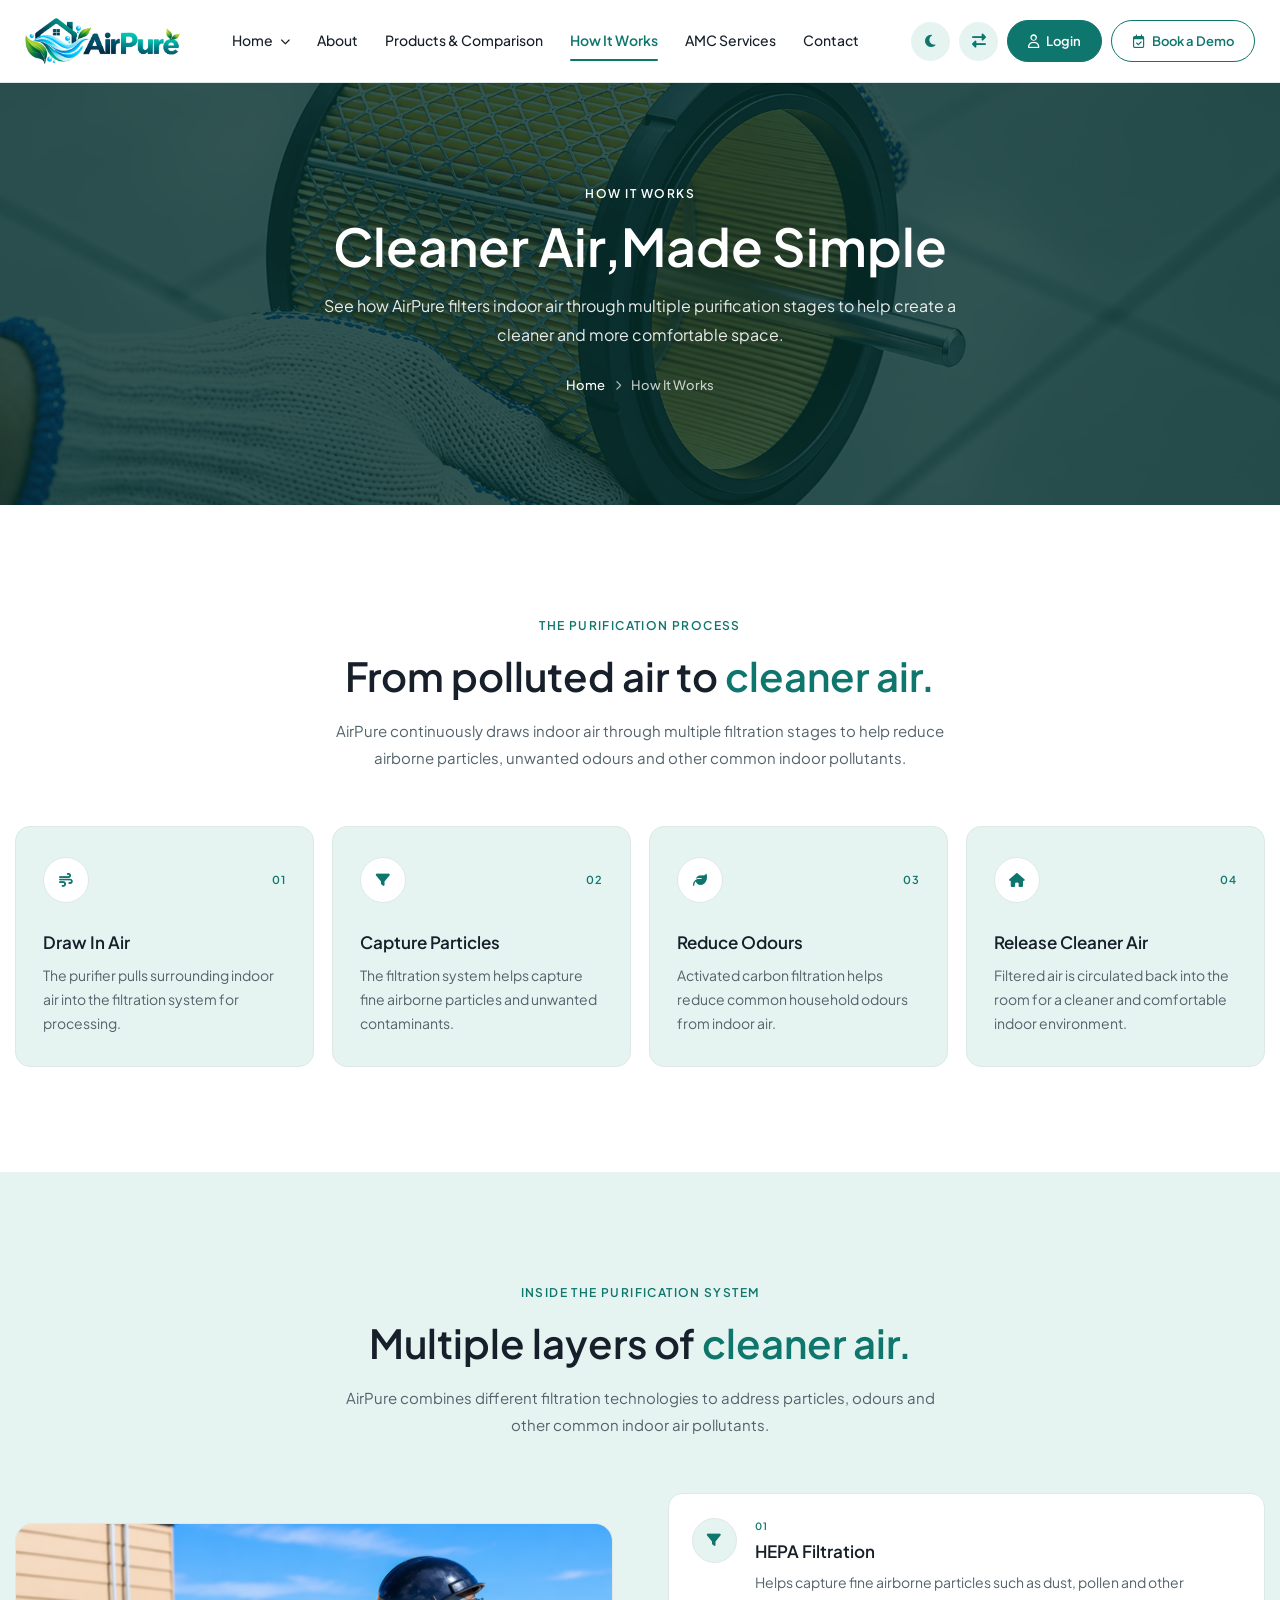
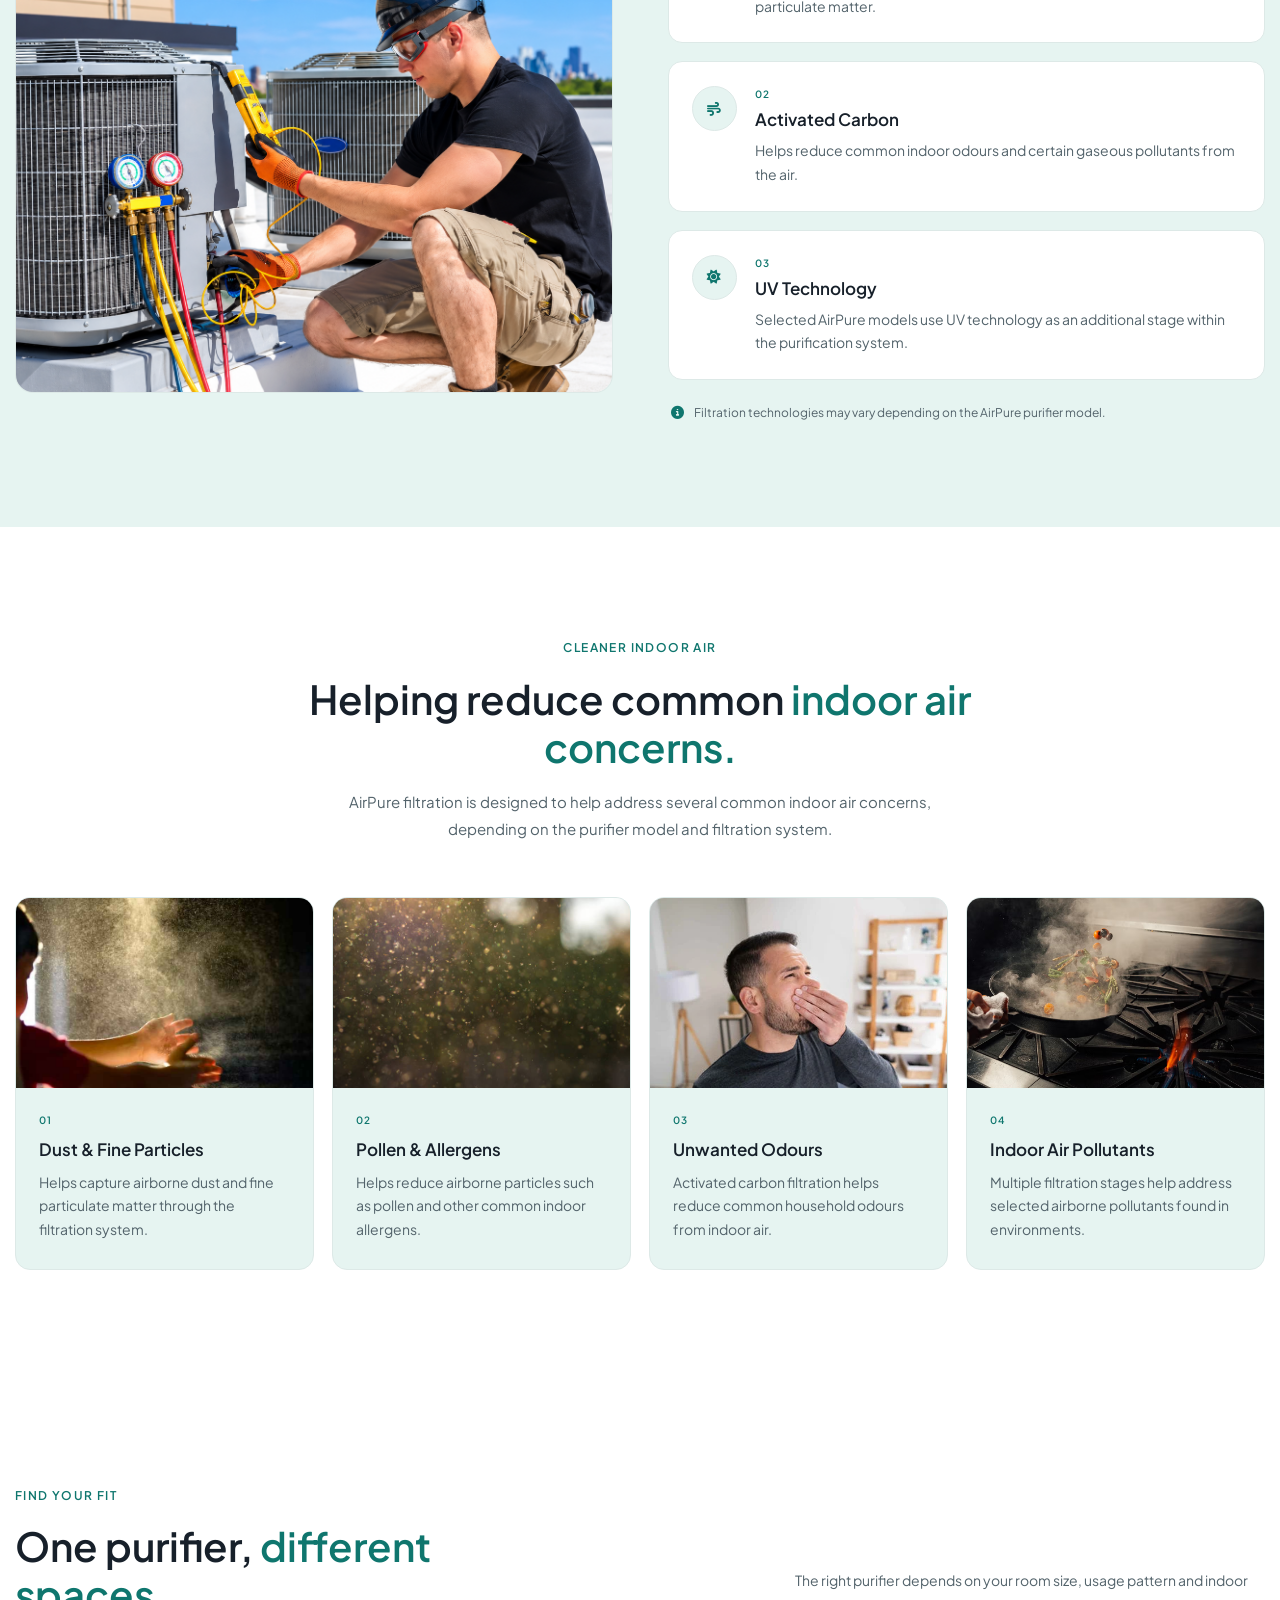
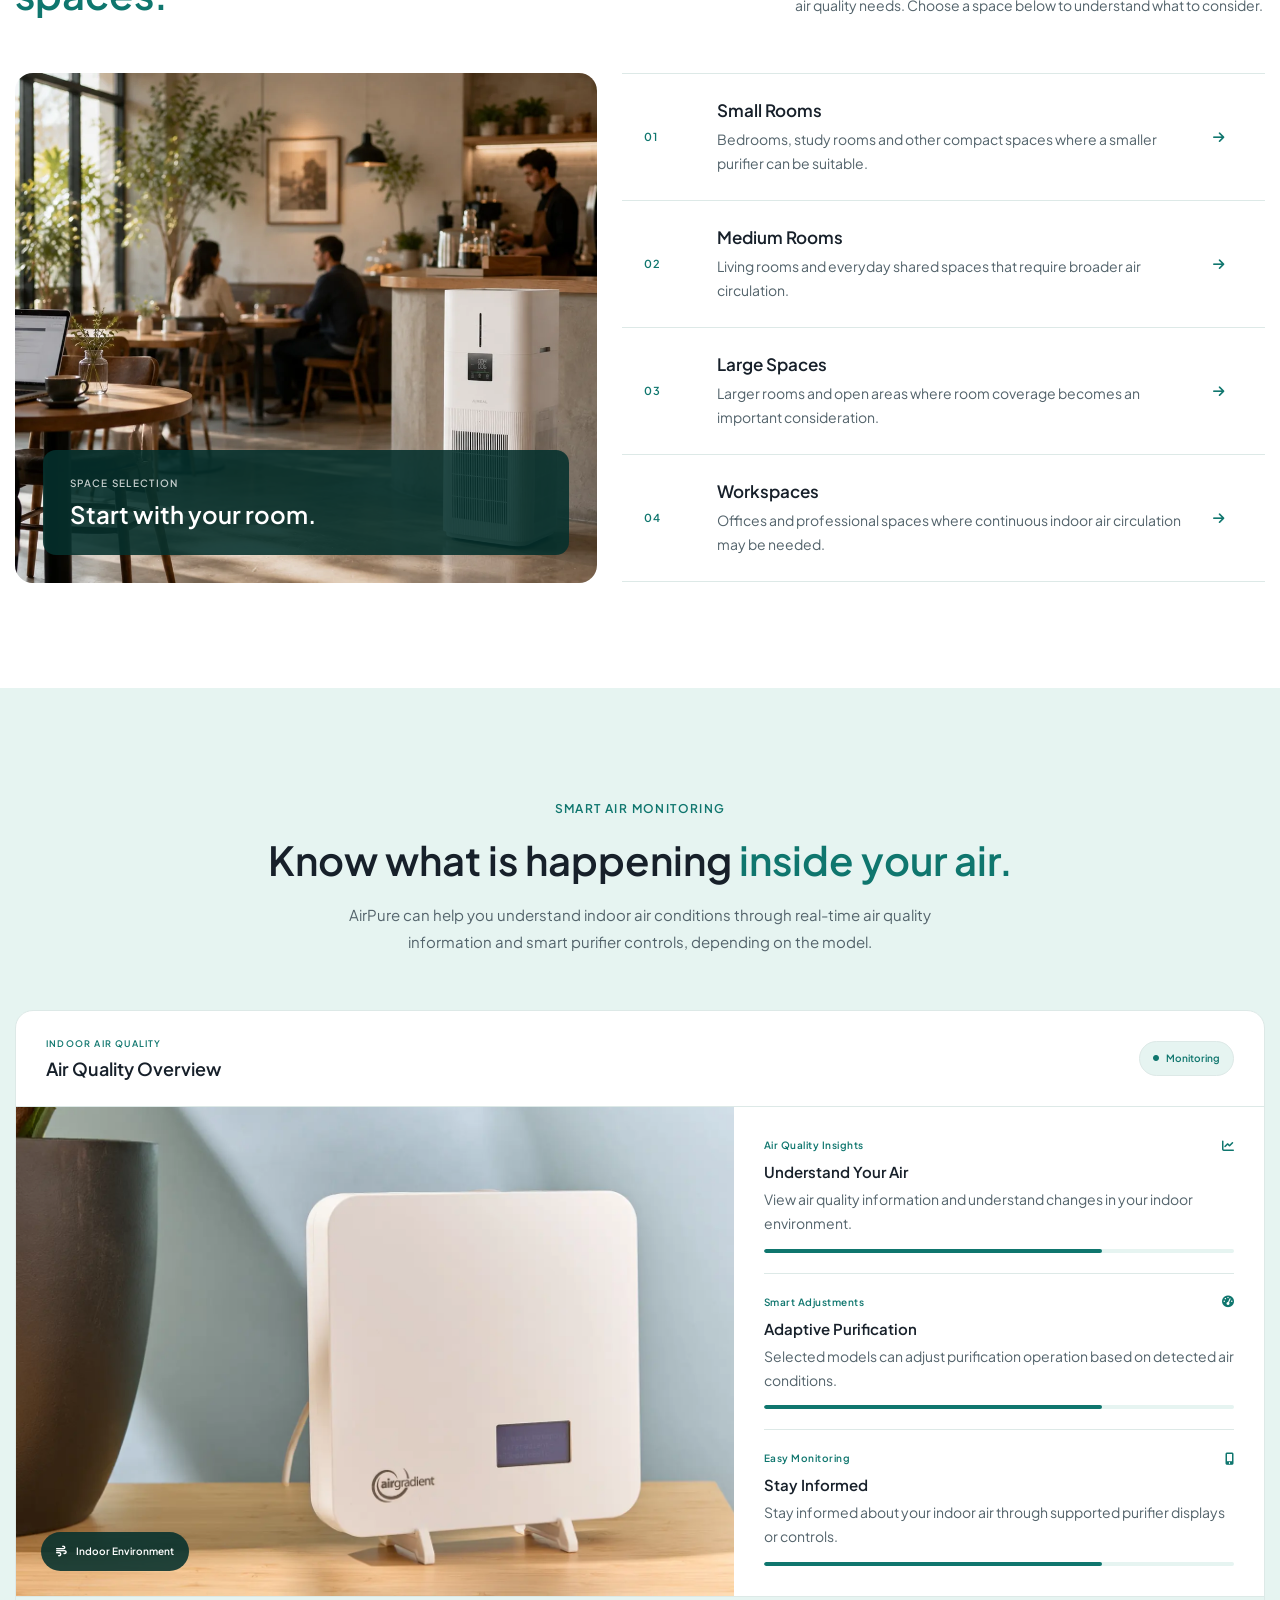
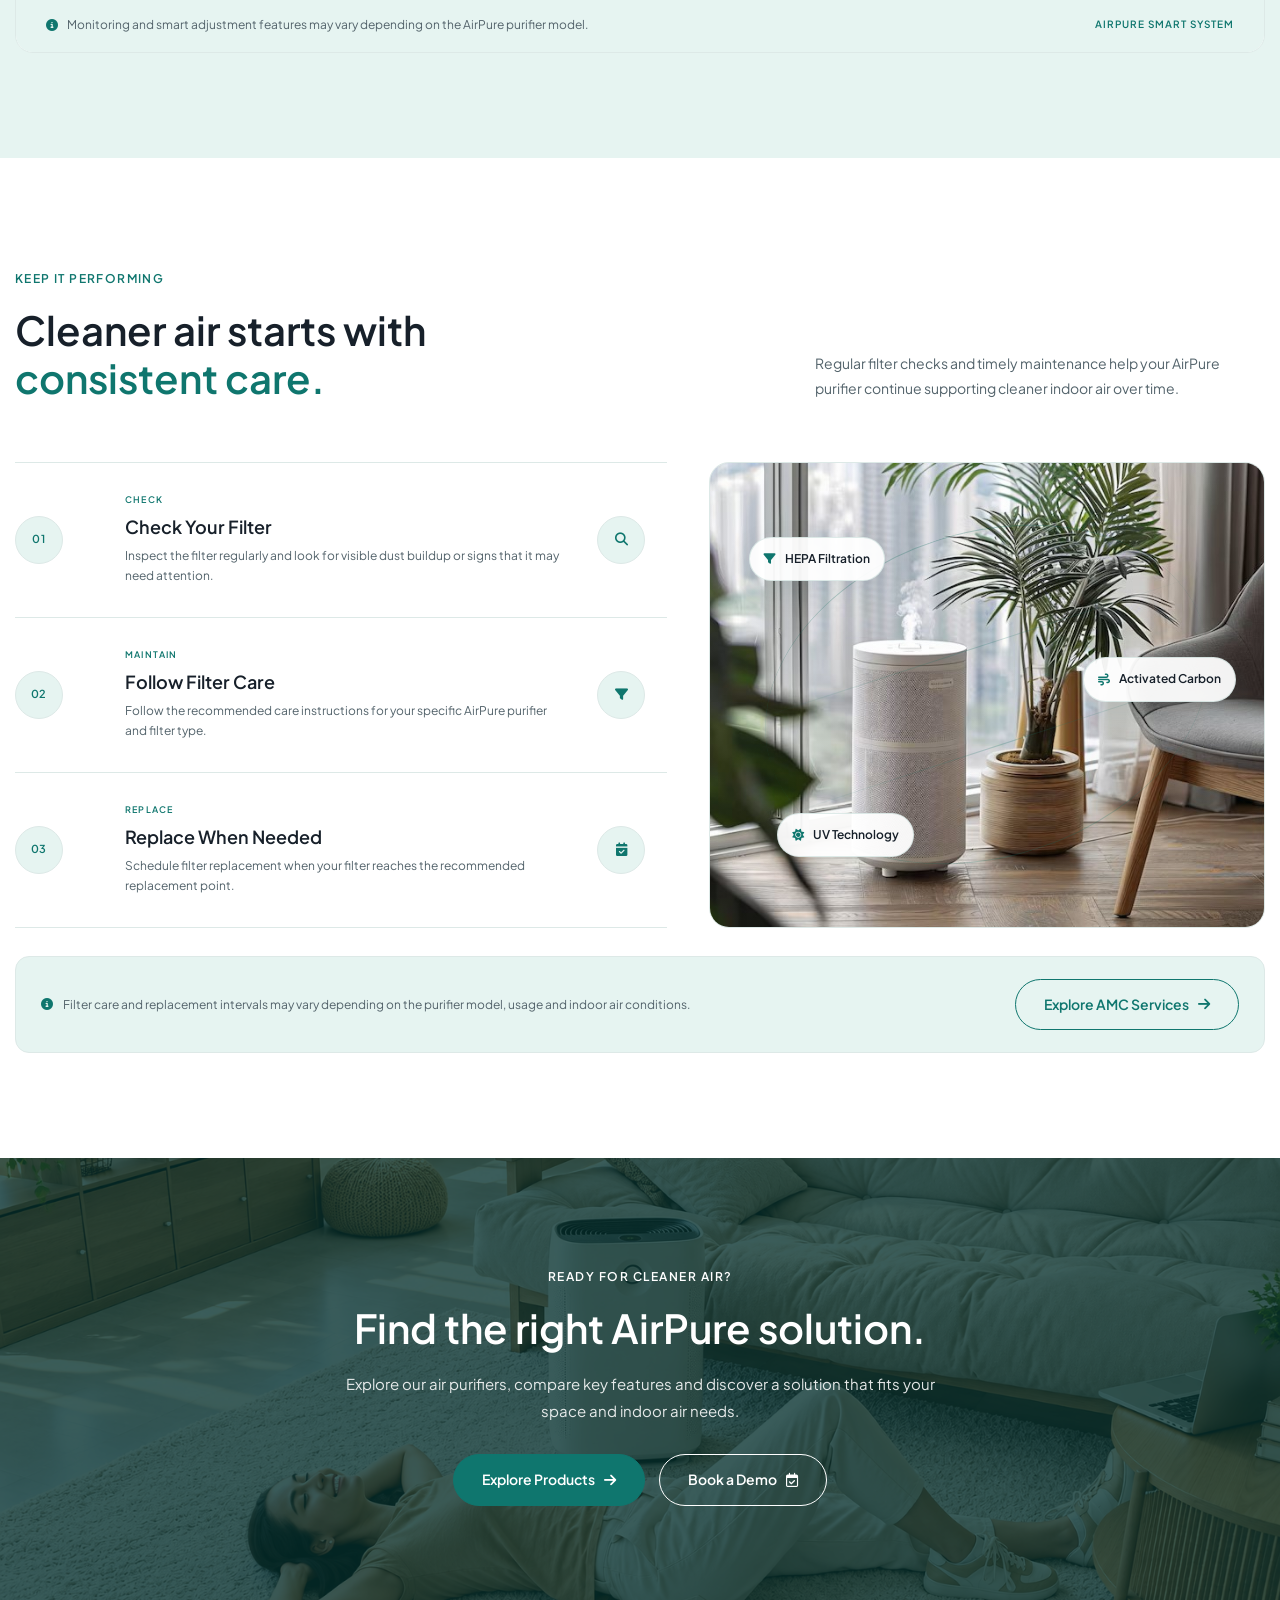
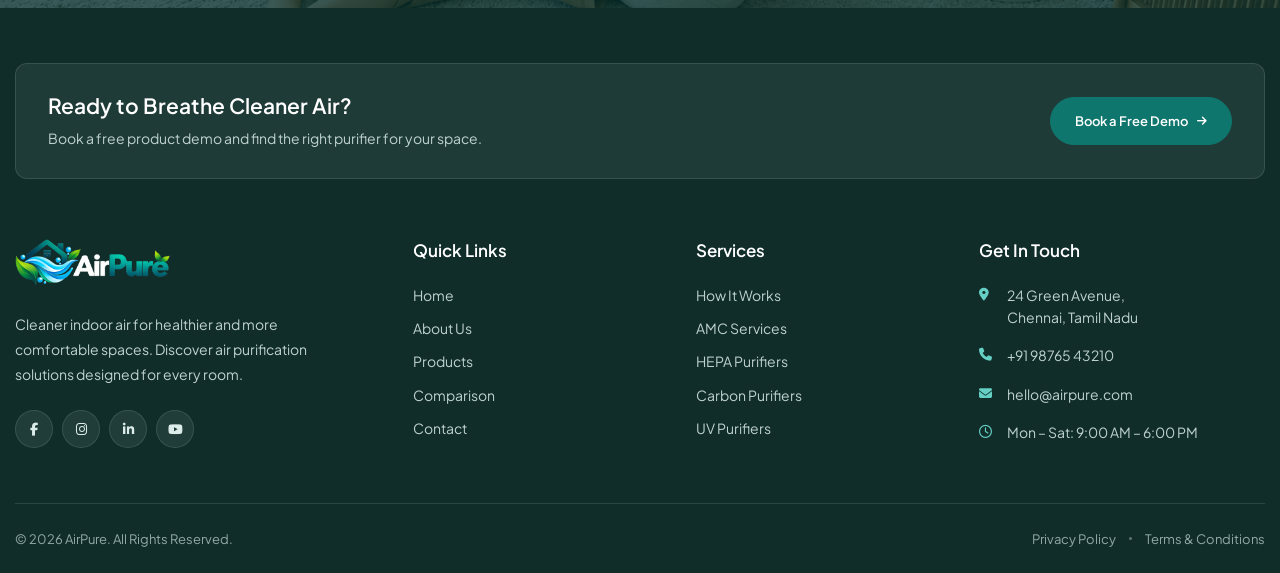
<file: how-it-works.html>
<!DOCTYPE html>
<html lang="en">

<head>
    <meta charset="UTF-8">

    <!-- Responsive Viewport -->
    <meta name="viewport" content="width=device-width, initial-scale=1.0">

    <!-- Website Title -->
    <title>AirPure</title>

    <!-- Favicon -->
    <link rel="icon" type="image/png" href="images/favicon.png">

    <!-- SEO Description -->
    <meta name="description"
        content="AirPure provides advanced air purifiers and indoor air quality solutions for cleaner, healthier spaces.">

    <!-- Google Font - Plus Jakarta Sans -->
    <link rel="preconnect" href="https://fonts.googleapis.com">
    <link rel="preconnect" href="https://fonts.gstatic.com" crossorigin>

    <link href="https://fonts.googleapis.com/css2?family=Plus+Jakarta+Sans:wght@400;500;600&display=swap"
        rel="stylesheet">

    <!-- Font Awesome -->
    <link rel="stylesheet" href="https://cdnjs.cloudflare.com/ajax/libs/font-awesome/6.7.2/css/all.min.css">

    <!-- Main CSS -->
    <link rel="stylesheet" href="css/style.css">

</head>

<body>

    <!-- ================================
     AIRPURE HEADER
================================= -->
    <header class="airpure-header" id="airpureHeader">

        <div class="airpure-header-container">

            <!-- Logo -->
            <a href="index.html" class="airpure-logo">
                <img src="images/logo.png" alt="AirPure">
            </a>


            <!-- Desktop Navigation -->
            <nav class="airpure-navigation" id="airpureNavigation">

                <ul class="airpure-menu">

                    <!-- Home Dropdown -->
                    <li class="airpure-menu-item airpure-home-dropdown">
                        <a href="#" class="airpure-menu-link">
                            Home
                            <i class="fa-solid fa-chevron-down"></i>
                        </a>

                        <ul class="airpure-dropdown-menu">
                            <li>
                                <a href="index.html">Home 1</a>
                            </li>

                            <li>
                                <a href="home-2.html">Home 2</a>
                            </li>
                        </ul>
                    </li>


                    <!-- About -->
                    <li class="airpure-menu-item">
                        <a href="about.html" class="airpure-menu-link">
                            About
                        </a>
                    </li>

                    <!-- Products -->
                    <li class="airpure-menu-item">
                        <a href="products.html" class="airpure-menu-link">
                            Products & Comparison
                        </a>
                    </li>

                    <!-- How It Works -->
                    <li class="airpure-menu-item">
                        <a href="how-it-works.html" class="airpure-menu-link">
                            How It Works
                        </a>
                    </li>


                    <!-- AMC Services -->
                    <li class="airpure-menu-item">
                        <a href="amc-services.html" class="airpure-menu-link">
                            AMC Services
                        </a>
                    </li>


                    <!-- Contact -->
                    <li class="airpure-menu-item">
                        <a href="contact.html" class="airpure-menu-link">
                            Contact
                        </a>
                    </li>

                </ul>


                <!-- Mobile / Tablet Controls -->
                <div class="airpure-mobile-controls">

                    <!-- Dark Mode -->
                    <button class="airpure-control-btn" id="airpureThemeToggle" type="button"
                        aria-label="Toggle dark mode">

                        <i class="fa-solid fa-moon"></i>
                        <span>Dark Mode</span>

                    </button>


                    <!-- RTL -->
                    <button class="airpure-control-btn" id="airpureRtlToggle" type="button"
                        aria-label="Toggle RTL mode">

                        <i class="fa-solid fa-right-left"></i>
                        <span>RTL Mode</span>

                    </button>


                    <!-- Login -->
                    <a href="login.html" class="airpure-login-btn">
                        <i class="fa-regular fa-user"></i>
                        Login
                    </a>


                    <!-- Book Demo -->
                    <a href="demo-booking.html" class="airpure-demo-btn">

                        <i class="fa-regular fa-calendar-check"></i>
                        Book a Demo

                    </a>

                </div>

            </nav>


            <!-- Desktop Controls -->
            <div class="airpure-desktop-controls">

                <!-- Dark Mode -->
                <button class="airpure-icon-btn" id="airpureThemeToggleDesktop" type="button"
                    aria-label="Toggle dark mode">

                    <i class="fa-solid fa-moon"></i>

                </button>


                <!-- RTL -->
                <button class="airpure-icon-btn" id="airpureRtlToggleDesktop" type="button"
                    aria-label="Toggle RTL mode">

                    <i class="fa-solid fa-right-left"></i>

                </button>


                <!-- Login -->
                <a href="login.html" class="airpure-login-btn">
                    <i class="fa-regular fa-user"></i>
                    Login
                </a>


                <!-- Book Demo -->
                <a href="demo-booking.html" class="airpure-demo-btn">

                    <i class="fa-regular fa-calendar-check"></i>
                    Book a Demo

                </a>

            </div>


            <!-- Menu Toggle -->
            <button class="airpure-menu-toggle" id="airpureMenuToggle" type="button" aria-label="Open menu"
                aria-expanded="false">

                <span></span>
                <span></span>
                <span></span>

            </button>

        </div>

    </header>

    <!-- Page Hero -->
    <section class="airpure-page-hero">

        <div class="airpure-page-hero-image">
            <img src="images/hw-hero.jpg" alt="AirPure contact and support">
        </div>

        <div class="airpure-page-hero-overlay"></div>

        <div class="container">
            <div class="airpure-page-hero-content">

                <span class="airpure-page-hero-label">
                    HOW IT WORKS
                </span>

                <h1>Cleaner Air,<span>Made Simple</span></h1>

                <p>
                    See how AirPure filters indoor air through multiple purification stages to help create a cleaner and
                    more comfortable space.
                </p>

                <div class="airpure-page-hero-breadcrumb">
                    <a href="index.html">Home</a>
                    <i class="fa-solid fa-chevron-right"></i>
                    <span>How It Works</span>
                </div>

            </div>
        </div>

    </section>

    <!-- AIR PURIFICATION PROCESS SECTION -->
    <section class="airpure-how-process-section">
        <div class="container">

            <div class="airpure-how-process-heading">

                <span class="airpure-section-label">
                    THE PURIFICATION PROCESS
                </span>

                <h2>
                    From polluted air to
                    <span>cleaner air.</span>
                </h2>

                <p>
                    AirPure continuously draws indoor air through multiple
                    filtration stages to help reduce airborne particles,
                    unwanted odours and other common indoor pollutants.
                </p>

            </div>

            <div class="airpure-how-process-grid">

                <!-- Step 01 -->
                <div class="airpure-how-process-card">

                    <div class="airpure-how-process-top">
                        <div class="airpure-how-process-icon">
                            <i class="fa-solid fa-wind"></i>
                        </div>

                        <span>01</span>
                    </div>

                    <h3>Draw In Air</h3>

                    <p>
                        The purifier pulls surrounding indoor air into the
                        filtration system for processing.
                    </p>

                </div>


                <!-- Step 02 -->
                <div class="airpure-how-process-card">

                    <div class="airpure-how-process-top">
                        <div class="airpure-how-process-icon">
                            <i class="fa-solid fa-filter"></i>
                        </div>

                        <span>02</span>
                    </div>

                    <h3>Capture Particles</h3>

                    <p>
                        The filtration system helps capture fine airborne
                        particles and unwanted contaminants.
                    </p>

                </div>


                <!-- Step 03 -->
                <div class="airpure-how-process-card">

                    <div class="airpure-how-process-top">
                        <div class="airpure-how-process-icon">
                            <i class="fa-solid fa-leaf"></i>
                        </div>

                        <span>03</span>
                    </div>

                    <h3>Reduce Odours</h3>

                    <p>
                        Activated carbon filtration helps reduce common
                        household odours from indoor air.
                    </p>

                </div>


                <!-- Step 04 -->
                <div class="airpure-how-process-card">

                    <div class="airpure-how-process-top">
                        <div class="airpure-how-process-icon">
                            <i class="fa-solid fa-house"></i>
                        </div>

                        <span>04</span>
                    </div>

                    <h3>Release Cleaner Air</h3>

                    <p>
                        Filtered air is circulated back into the room for a
                        cleaner and comfortable indoor environment.
                    </p>

                </div>

            </div>

        </div>
    </section>

    <!-- PURIFICATION TECHNOLOGY SECTION -->
    <section class="airpure-how-technology-section">
        <div class="container">

            <div class="airpure-how-technology-heading">

                <span class="airpure-section-label">
                    INSIDE THE PURIFICATION SYSTEM
                </span>

                <h2>
                    Multiple layers of
                    <span>cleaner air.</span>
                </h2>

                <p>
                    AirPure combines different filtration technologies to address
                    particles, odours and other common indoor air pollutants.
                </p>

            </div>


            <div class="airpure-how-technology-main">

                <div class="airpure-how-technology-image">
                    <img src="images/purification-system.jpg" alt="AirPure air purification system">
                </div>


                <div class="airpure-how-technology-content">

                    <div class="airpure-how-technology-item">

                        <div class="airpure-how-technology-icon">
                            <i class="fa-solid fa-filter"></i>
                        </div>

                        <div>
                            <span>01</span>
                            <h3>HEPA Filtration</h3>
                            <p>
                                Helps capture fine airborne particles such as dust,
                                pollen and other particulate matter.
                            </p>
                        </div>

                    </div>


                    <div class="airpure-how-technology-item">

                        <div class="airpure-how-technology-icon">
                            <i class="fa-solid fa-wind"></i>
                        </div>

                        <div>
                            <span>02</span>
                            <h3>Activated Carbon</h3>
                            <p>
                                Helps reduce common indoor odours and certain
                                gaseous pollutants from the air.
                            </p>
                        </div>

                    </div>


                    <div class="airpure-how-technology-item">

                        <div class="airpure-how-technology-icon">
                            <i class="fa-solid fa-sun"></i>
                        </div>

                        <div>
                            <span>03</span>
                            <h3>UV Technology</h3>
                            <p>
                                Selected AirPure models use UV technology as an
                                additional stage within the purification system.
                            </p>
                        </div>

                    </div>


                    <div class="airpure-how-technology-note">

                        <i class="fa-solid fa-circle-info"></i>

                        <p>
                            Filtration technologies may vary depending on the
                            AirPure purifier model.
                        </p>

                    </div>

                </div>

            </div>

        </div>
    </section>

    <!-- AIR QUALITY BENEFITS SECTION -->
    <section class="airpure-how-benefits-section">
        <div class="container">

            <div class="airpure-how-benefits-heading">

                <span class="airpure-section-label">
                    CLEANER INDOOR AIR
                </span>

                <h2>
                    Helping reduce common
                    <span>indoor air concerns.</span>
                </h2>

                <p>
                    AirPure filtration is designed to help address several common
                    indoor air concerns, depending on the purifier model and
                    filtration system.
                </p>

            </div>


            <div class="airpure-how-benefits-grid">

                <!-- Card 01 -->
                <div class="airpure-how-benefit-card">

                    <div class="airpure-how-benefit-image">
                        <img src="images/dust-particles.jpg" alt="Dust particles in indoor air">
                    </div>

                    <div class="airpure-how-benefit-content">
                        <span>01</span>

                        <h3>Dust & Fine Particles</h3>

                        <p>
                            Helps capture airborne dust and fine particulate
                            matter through the filtration system.
                        </p>
                    </div>

                </div>


                <!-- Card 02 -->
                <div class="airpure-how-benefit-card">

                    <div class="airpure-how-benefit-image">
                        <img src="images/pollen.jpg" alt="Pollen and airborne particles">
                    </div>

                    <div class="airpure-how-benefit-content">
                        <span>02</span>

                        <h3>Pollen & Allergens</h3>

                        <p>
                            Helps reduce airborne particles such as pollen and
                            other common indoor allergens.
                        </p>
                    </div>

                </div>


                <!-- Card 03 -->
                <div class="airpure-how-benefit-card">

                    <div class="airpure-how-benefit-image">
                        <img src="images/odour.jpg" alt="Fresh indoor air">
                    </div>

                    <div class="airpure-how-benefit-content">
                        <span>03</span>

                        <h3>Unwanted Odours</h3>

                        <p>
                            Activated carbon filtration helps reduce common
                            household odours from indoor air.
                        </p>
                    </div>

                </div>


                <!-- Card 04 -->
                <div class="airpure-how-benefit-card">

                    <div class="airpure-how-benefit-image">
                        <img src="images/indoor-air.jpg" alt="Cleaner indoor air">
                    </div>

                    <div class="airpure-how-benefit-content">
                        <span>04</span>

                        <h3>Indoor Air Pollutants</h3>

                        <p>
                            Multiple filtration stages help address selected
                            airborne pollutants found in environments.
                        </p>
                    </div>

                </div>

            </div>

        </div>
    </section>

    <!-- RIGHT PURIFIER FOR YOUR SPACE SECTION -->
    <section class="airpure-how-space-section">
        <div class="container">

            <div class="airpure-how-space-header">

                <div>
                    <span class="airpure-section-label">
                        FIND YOUR FIT
                    </span>

                    <h2>
                        One purifier,
                        <span>different spaces.</span>
                    </h2>
                </div>

                <p>
                    The right purifier depends on your room size, usage pattern
                    and indoor air quality needs. Choose a space below to
                    understand what to consider.
                </p>

            </div>


            <div class="airpure-how-space-layout">

                <!-- Large Image -->
                <div class="airpure-how-space-visual">

                    <img src="images/indoor-space.jpg" alt="AirPure purifier in a modern indoor space">

                    <div class="airpure-how-space-overlay">

                        <span>SPACE SELECTION</span>

                        <h3>
                            Start with your
                            room.
                        </h3>

                    </div>

                </div>


                <!-- Space Information -->
                <div class="airpure-how-space-list">

                    <div class="airpure-how-space-row">

                        <div class="airpure-how-space-row-number">
                            01
                        </div>

                        <div class="airpure-how-space-row-content">
                            <h3>Small Rooms</h3>

                            <p>
                                Bedrooms, study rooms and other compact spaces
                                where a smaller purifier can be suitable.
                            </p>
                        </div>

                        <i class="fa-solid fa-arrow-right"></i>

                    </div>


                    <div class="airpure-how-space-row">

                        <div class="airpure-how-space-row-number">
                            02
                        </div>

                        <div class="airpure-how-space-row-content">
                            <h3>Medium Rooms</h3>

                            <p>
                                Living rooms and everyday shared spaces that
                                require broader air circulation.
                            </p>
                        </div>

                        <i class="fa-solid fa-arrow-right"></i>

                    </div>


                    <div class="airpure-how-space-row">

                        <div class="airpure-how-space-row-number">
                            03
                        </div>

                        <div class="airpure-how-space-row-content">
                            <h3>Large Spaces</h3>

                            <p>
                                Larger rooms and open areas where room coverage
                                becomes an important consideration.
                            </p>
                        </div>

                        <i class="fa-solid fa-arrow-right"></i>

                    </div>


                    <div class="airpure-how-space-row">

                        <div class="airpure-how-space-row-number">
                            04
                        </div>

                        <div class="airpure-how-space-row-content">
                            <h3>Workspaces</h3>

                            <p>
                                Offices and professional spaces where continuous
                                indoor air circulation may be needed.
                            </p>
                        </div>

                        <i class="fa-solid fa-arrow-right"></i>

                    </div>

                </div>

            </div>

        </div>
    </section>

    <!-- SMART AIR QUALITY MONITORING SECTION -->
    <section class="airpure-how-monitor-section">
        <div class="container">

            <div class="airpure-how-monitor-heading">

                <span class="airpure-section-label">
                    SMART AIR MONITORING
                </span>

                <h2>
                    Know what is happening
                    <span>inside your air.</span>
                </h2>

                <p>
                    AirPure can help you understand indoor air conditions
                    through real-time air quality information and smart
                    purifier controls, depending on the model.
                </p>

            </div>


            <div class="airpure-how-monitor-dashboard">

                <!-- Dashboard Header -->
                <div class="airpure-how-monitor-dashboard-header">

                    <div>
                        <span>INDOOR AIR QUALITY</span>
                        <h3>Air Quality Overview</h3>
                    </div>

                    <div class="airpure-how-monitor-live">
                        <i class="fa-solid fa-circle"></i>
                        Monitoring
                    </div>

                </div>


                <!-- Dashboard Body -->
                <div class="airpure-how-monitor-dashboard-body">

                    <div class="airpure-how-monitor-main-visual">

                        <img src="images/air-quality-monitor.jpg" alt="AirPure indoor air quality monitoring">

                        <div class="airpure-how-monitor-image-label">
                            <i class="fa-solid fa-wind"></i>
                            Indoor Environment
                        </div>

                    </div>


                    <div class="airpure-how-monitor-data">

                        <!-- Air Quality -->
                        <div class="airpure-how-monitor-data-item">

                            <div class="airpure-how-monitor-data-top">
                                <span>Air Quality Insights</span>
                                <i class="fa-solid fa-chart-line"></i>
                            </div>

                            <h4>Understand Your Air</h4>

                            <p>
                                View air quality information and understand
                                changes in your indoor environment.
                            </p>

                            <div class="airpure-how-monitor-progress">
                                <span></span>
                            </div>

                        </div>


                        <!-- Smart Adjustments -->
                        <div class="airpure-how-monitor-data-item">

                            <div class="airpure-how-monitor-data-top">
                                <span>Smart Adjustments</span>
                                <i class="fa-solid fa-gauge-high"></i>
                            </div>

                            <h4>Adaptive Purification</h4>

                            <p>
                                Selected models can adjust purification
                                operation based on detected air conditions.
                            </p>

                            <div class="airpure-how-monitor-progress">
                                <span></span>
                            </div>

                        </div>


                        <!-- Easy Monitoring -->
                        <div class="airpure-how-monitor-data-item">

                            <div class="airpure-how-monitor-data-top">
                                <span>Easy Monitoring</span>
                                <i class="fa-solid fa-mobile-screen-button"></i>
                            </div>

                            <h4>Stay Informed</h4>

                            <p>
                                Stay informed about your indoor air through
                                supported purifier displays or controls.
                            </p>

                            <div class="airpure-how-monitor-progress">
                                <span></span>
                            </div>

                        </div>

                    </div>

                </div>


                <!-- Dashboard Footer -->
                <div class="airpure-how-monitor-dashboard-footer">

                    <div>
                        <i class="fa-solid fa-circle-info"></i>

                        <p>
                            Monitoring and smart adjustment features may vary
                            depending on the AirPure purifier model.
                        </p>
                    </div>

                    <span>
                        AIRPURE SMART SYSTEM
                    </span>

                </div>

            </div>

        </div>
    </section>

    <!-- PURIFIER CARE SECTION -->
    <section class="airpure-how-care-section">
        <div class="container">

            <div class="airpure-how-care-top">

                <div class="airpure-how-care-title">

                    <span class="airpure-section-label">
                        KEEP IT PERFORMING
                    </span>

                    <h2>
                        Cleaner air starts with
                        <span>consistent care.</span>
                    </h2>

                </div>

                <p>
                    Regular filter checks and timely maintenance help your
                    AirPure purifier continue supporting cleaner indoor air
                    over time.
                </p>

            </div>


            <div class="airpure-how-care-layout">
            <div class="airpure-how-care-timeline">

                <!-- STEP 01 -->
                <div class="airpure-how-care-step">

                    <div class="airpure-how-care-marker">
                        <span>01</span>
                    </div>

                    <div class="airpure-how-care-content">

                        <span>CHECK</span>

                        <h3>
                            Check Your Filter
                        </h3>

                        <p>
                            Inspect the filter regularly and look for visible
                            dust buildup or signs that it may need attention.
                        </p>

                    </div>

                    <div class="airpure-how-care-icon">
                        <i class="fa-solid fa-magnifying-glass"></i>
                    </div>

                </div>


                <!-- STEP 02 -->
                <div class="airpure-how-care-step">

                    <div class="airpure-how-care-marker">
                        <span>02</span>
                    </div>

                    <div class="airpure-how-care-content">

                        <span>MAINTAIN</span>

                        <h3>
                            Follow Filter Care
                        </h3>

                        <p>
                            Follow the recommended care instructions for your
                            specific AirPure purifier and filter type.
                        </p>

                    </div>

                    <div class="airpure-how-care-icon">
                        <i class="fa-solid fa-filter"></i>
                    </div>

                </div>


                <!-- STEP 03 -->
                <div class="airpure-how-care-step">

                    <div class="airpure-how-care-marker">
                        <span>03</span>
                    </div>

                    <div class="airpure-how-care-content">

                        <span>REPLACE</span>

                        <h3>
                            Replace When Needed
                        </h3>

                        <p>
                            Schedule filter replacement when your filter reaches
                            the recommended replacement point.
                        </p>

                    </div>

                    <div class="airpure-how-care-icon">
                        <i class="fa-solid fa-calendar-check"></i>
                    </div>

                </div>

            </div>

            <div class="airpure-how-care-visual" aria-label="AirPure purifier with multi-stage filtration">
                <div class="airpure-how-care-airflow" aria-hidden="true"></div>
                <img src="images/air-purifier-demo.jpg" alt="AirPure air purifier in a modern room">
                <div class="airpure-how-care-badge airpure-how-care-badge-hepa">
                    <i class="fa-solid fa-filter" aria-hidden="true"></i>
                    <span>HEPA Filtration</span>
                </div>
                <div class="airpure-how-care-badge airpure-how-care-badge-carbon">
                    <i class="fa-solid fa-wind" aria-hidden="true"></i>
                    <span>Activated Carbon</span>
                </div>
                <div class="airpure-how-care-badge airpure-how-care-badge-uv">
                    <i class="fa-solid fa-sun" aria-hidden="true"></i>
                    <span>UV Technology</span>
                </div>
            </div>
            </div>


            <div class="airpure-how-care-bottom">

                <div>
                    <i class="fa-solid fa-circle-info"></i>

                    <p>
                        Filter care and replacement intervals may vary depending
                        on the purifier model, usage and indoor air conditions.
                    </p>
                </div>

                <a href="amc-services.html" class="btn-secondary">
                    Explore AMC Services
                    <i class="fa-solid fa-arrow-right"></i>
                </a>

            </div>

        </div>
    </section>

    <!-- HOW IT WORKS FINAL CTA -->
    <section class="airpure-how-final-cta">

        <div class="airpure-how-final-cta-image">
            <img src="images/clean-air-cta.jpg" alt="AirPure cleaner indoor air">
        </div>

        <div class="airpure-how-final-cta-overlay"></div>

        <div class="container">

            <div class="airpure-how-final-cta-content">

                <span class="airpure-section-label">
                    READY FOR CLEANER AIR?
                </span>

                <h2>
                    Find the right
                    <span>AirPure solution.</span>
                </h2>

                <p>
                    Explore our air purifiers, compare key features and discover
                    a solution that fits your space and indoor air needs.
                </p>

                <div class="airpure-how-final-cta-actions">

                    <a href="products-comparison.html" class="btn-primary">
                        Explore Products
                        <i class="fa-solid fa-arrow-right"></i>
                    </a>

                    <a href="book-demo.html" class="btn-secondary">
                        Book a Demo
                        <i class="fa-regular fa-calendar-check"></i>
                    </a>

                </div>

            </div>

        </div>

    </section>

    <!-- =========================================
     AIRPURE FOOTER
========================================= -->

    <footer class="airpure-footer">

        <div class="container">

            <!-- Footer CTA -->
            <div class="airpure-footer-cta">

                <div class="airpure-footer-cta-content">

                    <h3>Ready to Breathe Cleaner Air?</h3>

                    <p>
                        Book a free product demo and find the right
                        purifier for your space.
                    </p>

                </div>

                <a href="contact.html#demo-booking" class="airpure-footer-cta-btn">

                    Book a Free Demo
                    <i class="fa-solid fa-arrow-right"></i>

                </a>

            </div>


            <!-- Footer Main Columns -->
            <div class="airpure-footer-main">

                <!-- Brand -->
                <div class="airpure-footer-brand">

                    <a href="index.html" class="airpure-footer-logo">
                        <img src="images/logo-light.png" alt="AirPure">
                    </a>

                    <p>
                        Cleaner indoor air for healthier and more
                        comfortable spaces. Discover air purification
                        solutions designed for every room.
                    </p>

                    <div class="airpure-social-links">

                        <a href="#" aria-label="Facebook">
                            <i class="fa-brands fa-facebook-f"></i>
                        </a>

                        <a href="#" aria-label="Instagram">
                            <i class="fa-brands fa-instagram"></i>
                        </a>

                        <a href="#" aria-label="LinkedIn">
                            <i class="fa-brands fa-linkedin-in"></i>
                        </a>

                        <a href="#" aria-label="YouTube">
                            <i class="fa-brands fa-youtube"></i>
                        </a>

                    </div>

                </div>


                <!-- Quick Links -->
                <div class="airpure-footer-column">

                    <h3>Quick Links</h3>

                    <ul>

                        <li>
                            <a href="index.html">Home</a>
                        </li>

                        <li>
                            <a href="about.html">About Us</a>
                        </li>

                        <li>
                            <a href="products.html">Products</a>
                        </li>

                        <li>
                            <a href="comparison.html">Comparison</a>
                        </li>

                        <li>
                            <a href="contact.html">Contact</a>
                        </li>

                    </ul>

                </div>


                <!-- Services -->
                <div class="airpure-footer-column">

                    <h3>Services</h3>

                    <ul>

                        <li>
                            <a href="how-it-works.html">
                                How It Works
                            </a>
                        </li>

                        <li>
                            <a href="amc-services.html">
                                AMC Services
                            </a>
                        </li>

                        <li>
                            <a href="products.html">
                                HEPA Purifiers
                            </a>
                        </li>

                        <li>
                            <a href="products.html">
                                Carbon Purifiers
                            </a>
                        </li>

                        <li>
                            <a href="products.html">
                                UV Purifiers
                            </a>
                        </li>

                    </ul>

                </div>


                <!-- Contact -->
                <div class="airpure-footer-column airpure-footer-contact">

                    <h3>Get In Touch</h3>

                    <ul>

                        <li>
                            <i class="fa-solid fa-location-dot"></i>

                            <span>
                                24 Green Avenue,<br>
                                Chennai, Tamil Nadu
                            </span>
                        </li>

                        <li>
                            <i class="fa-solid fa-phone"></i>

                            <a href="tel:+919876543210">
                                +91 98765 43210
                            </a>
                        </li>

                        <li>
                            <i class="fa-solid fa-envelope"></i>

                            <a href="mailto:hello@airpure.com">
                                hello@airpure.com
                            </a>
                        </li>

                        <li>
                            <i class="fa-regular fa-clock"></i>

                            <span>
                                Mon – Sat: 9:00 AM – 6:00 PM
                            </span>
                        </li>

                    </ul>

                </div>

            </div>


            <!-- Footer Bottom -->
            <div class="airpure-footer-bottom">

                <p>
                    © 2026 AirPure. All Rights Reserved.
                </p>

                <div class="airpure-footer-bottom-links">

                    <a href="#">Privacy Policy</a>

                    <span></span>

                    <a href="#">Terms & Conditions</a>

                </div>

            </div>

        </div>

    </footer>

    <!-- =========================================
     SCROLL TO TOP
========================================= -->

    <button class="airpure-scroll-top" id="airpureScrollTop" type="button" aria-label="Scroll to top">

        <i class="fa-solid fa-arrow-up"></i>

    </button>

    <script src="js/main.js"></script>

</body>

</html>
</file>
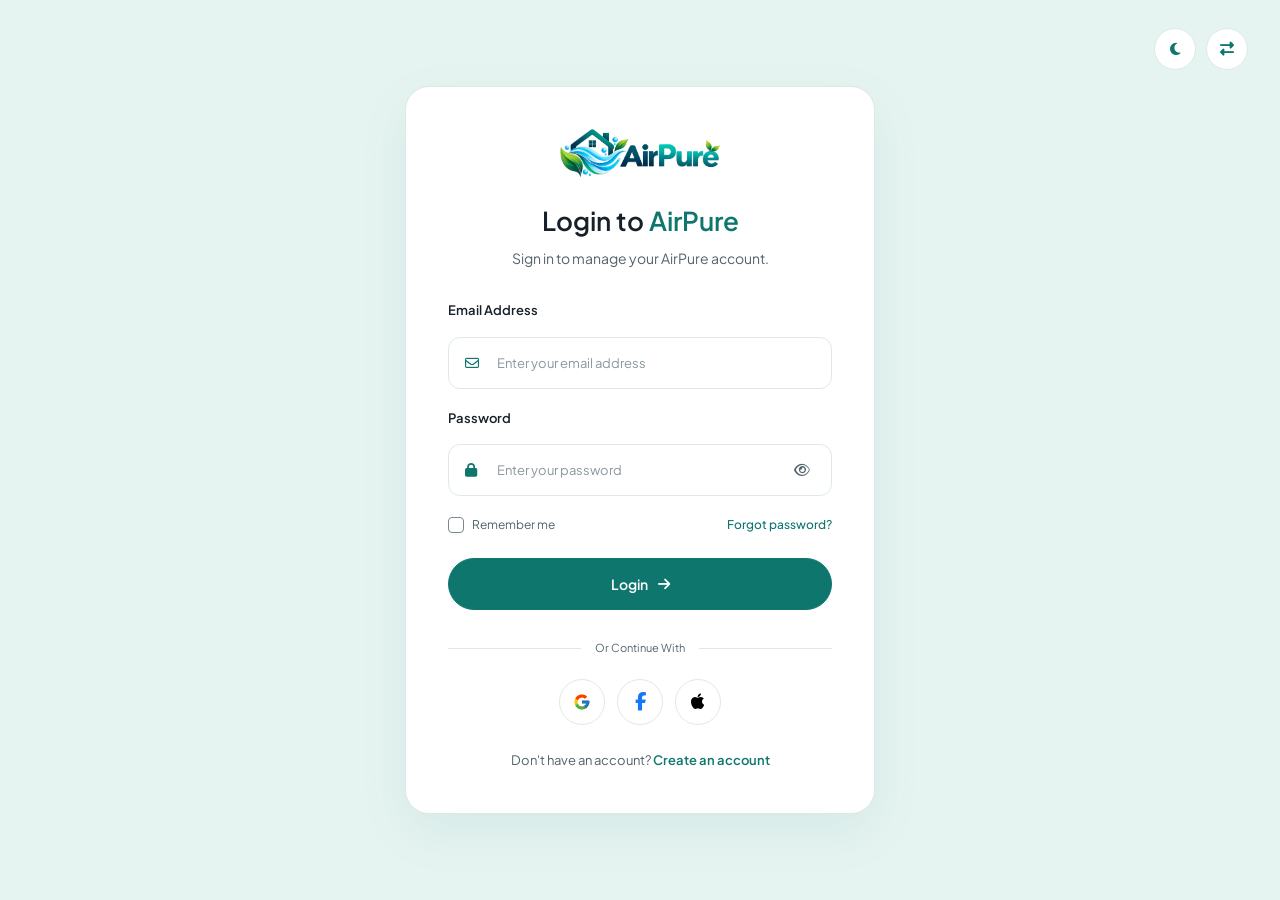
<file: login.html>
<!DOCTYPE html>
<html lang="en">

<head>
    <meta charset="UTF-8">

    <!-- Responsive Viewport -->
    <meta name="viewport" content="width=device-width, initial-scale=1.0">

    <!-- Website Title -->
    <title>AirPure</title>

    <!-- Favicon -->
    <link rel="icon" type="image/png" href="images/favicon.png">

    <!-- SEO Description -->
    <meta name="description"
        content="AirPure provides advanced air purifiers and indoor air quality solutions for cleaner, healthier spaces.">

    <!-- Google Font - Plus Jakarta Sans -->
    <link rel="preconnect" href="https://fonts.googleapis.com">
    <link rel="preconnect" href="https://fonts.gstatic.com" crossorigin>

    <link href="https://fonts.googleapis.com/css2?family=Plus+Jakarta+Sans:wght@400;500;600&display=swap"
        rel="stylesheet">

    <!-- Font Awesome -->
    <link rel="stylesheet" href="https://cdnjs.cloudflare.com/ajax/libs/font-awesome/6.7.2/css/all.min.css">

    <!-- Main CSS -->
    <link rel="stylesheet" href="css/style.css">

</head>

<body class="airpure-auth-page">

    <!-- Top Controls -->
    <div class="airpure-auth-controls">

        <!-- Dark Mode -->
        <button class="airpure-auth-control" id="airpureThemeToggle" type="button" aria-label="Toggle dark mode">
            <i class="fa-solid fa-moon"></i>
        </button>

        <!-- RTL -->
        <button class="airpure-auth-control" id="airpureRtlToggle" type="button" aria-label="Toggle RTL mode">
            <i class="fa-solid fa-right-left"></i>
        </button>

    </div>


    <!-- Login Section -->
    <main class="airpure-auth-wrapper">

        <div class="airpure-login-card">

            <!-- Logo -->
            <a href="index.html" class="airpure-auth-logo">
                <img src="images/logo.png" alt="AirPure">
            </a>

            <!-- Heading -->
            <div class="airpure-auth-heading">
                <h1>Login to <strong>AirPure</strong></h1>
                <p>Sign in to manage your AirPure account.</p>
            </div>


            <!-- Login Form -->
            <form class="airpure-login-form">

                <!-- Email -->
                <div class="airpure-form-group">
                    <label for="loginEmail">Email Address</label>

                    <div class="airpure-input-wrapper">
                        <i class="fa-regular fa-envelope"></i>

                        <input type="email" id="loginEmail" name="email" placeholder="Enter your email address"
                            required>
                    </div>
                </div>


                <!-- Password -->
                <div class="airpure-form-group">
                    <label for="loginPassword">Password</label>

                    <div class="airpure-input-wrapper">
                        <i class="fa-solid fa-lock"></i>

                        <input type="password" id="loginPassword" name="password" placeholder="Enter your password"
                            required>

                        <button type="button" class="airpure-password-toggle" id="airpurePasswordToggle"
                            aria-label="Show password">
                            <i class="fa-regular fa-eye"></i>
                        </button>
                    </div>
                </div>


                <!-- Remember / Forgot -->
                <div class="airpure-login-options">

                    <label class="airpure-remember">
                        <input type="checkbox" id="rememberMe">
                        <span class="airpure-checkmark"></span>
                        <span>Remember me</span>
                    </label>

                    <a href="#" class="airpure-forgot-link">
                        Forgot password?
                    </a>

                </div>


                <!-- Login Button -->
                <button type="submit" class="btn-primary airpure-login-button">
                    Login
                    <i class="fa-solid fa-arrow-right"></i>
                </button>

            </form>


            <!-- Divider -->
            <div class="airpure-auth-divider">
                <span>Or Continue With</span>
            </div>


            <!-- Social Login -->
            <div class="airpure-social-login">

                <!-- Google -->
                <button type="button" class="airpure-social-button airpure-google" aria-label="Continue with Google">
                    <img src="images/google-logo.svg" alt="Google">
                </button>

                <!-- Facebook -->
                <button type="button" class="airpure-social-button airpure-facebook"
                    aria-label="Continue with Facebook">
                    <i class="fa-brands fa-facebook-f"></i>
                </button>

                <!-- Apple -->
                <button type="button" class="airpure-social-button airpure-apple" aria-label="Continue with Apple">
                    <i class="fa-brands fa-apple"></i>
                </button>

            </div>


            <!-- Register Link -->
            <div class="airpure-auth-register">
                <p>
                    Don't have an account?
                    <a href="register.html">Create an account</a>
                </p>
            </div>

        </div>

    </main>

    <script src="js/main.js"></script>
    <script>
        const themeToggle = document.getElementById("airpureThemeToggle");

        function updateThemeIcon() {
            const icon = themeToggle.querySelector("i");

            if (!icon) return;

            const isDark =
                document.documentElement.classList.contains("airpure-dark-mode");

            if (isDark) {
                icon.classList.remove("fa-moon");
                icon.classList.add("fa-sun");
            } else {
                icon.classList.remove("fa-sun");
                icon.classList.add("fa-moon");
            }
        }

        const savedTheme = localStorage.getItem("airpure-theme");

        document.documentElement.classList.remove("dark-mode");
        document.documentElement.classList.toggle("airpure-dark-mode", savedTheme === "dark");
        updateThemeIcon();

        document.addEventListener("DOMContentLoaded", function () {
            document.documentElement.classList.remove("dark-mode");
            updateThemeIcon();
        }, { once: true });

        themeToggle.addEventListener("click", function (event) {
            event.stopImmediatePropagation();

            const isDark =
                document.documentElement.classList.toggle("airpure-dark-mode");

            localStorage.setItem("airpure-theme", isDark ? "dark" : "light");
            document.documentElement.classList.remove("dark-mode");
            updateThemeIcon();
        }, true);
    </script>

</body>

</html>
</file>
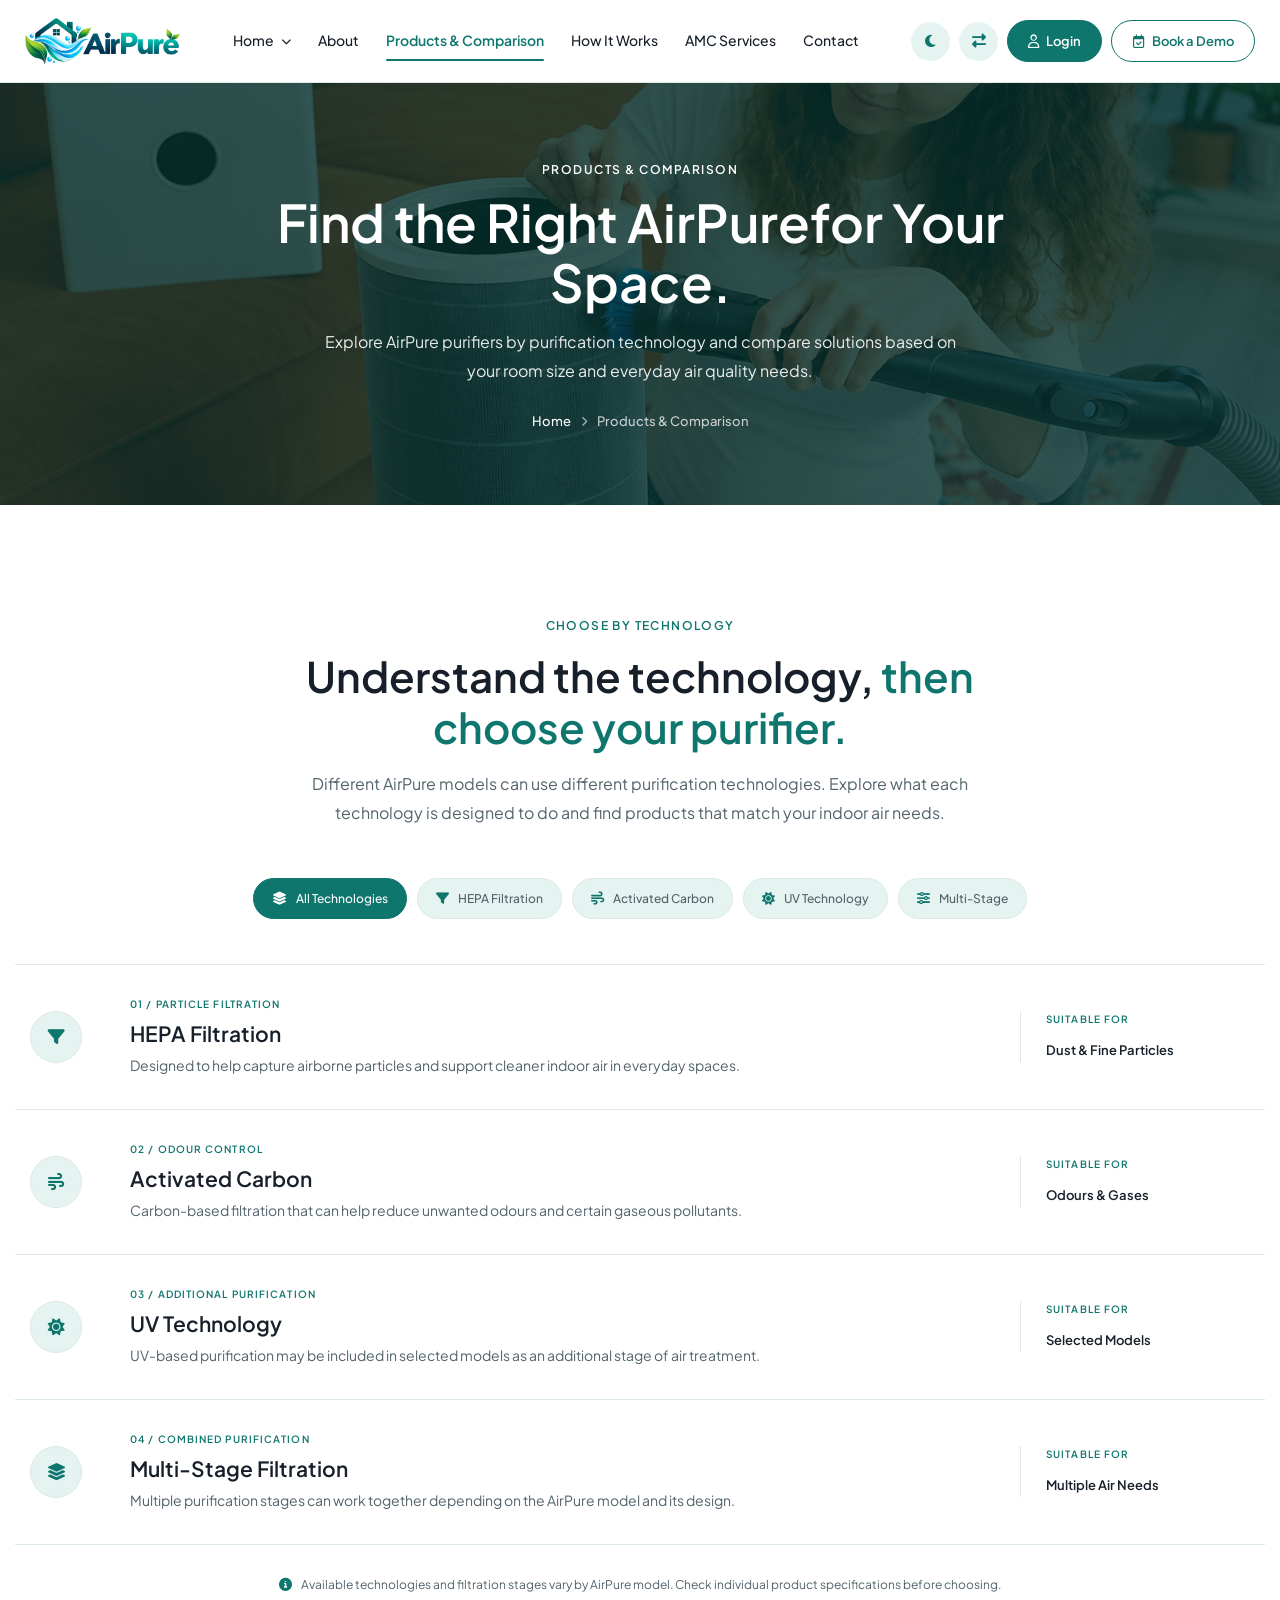
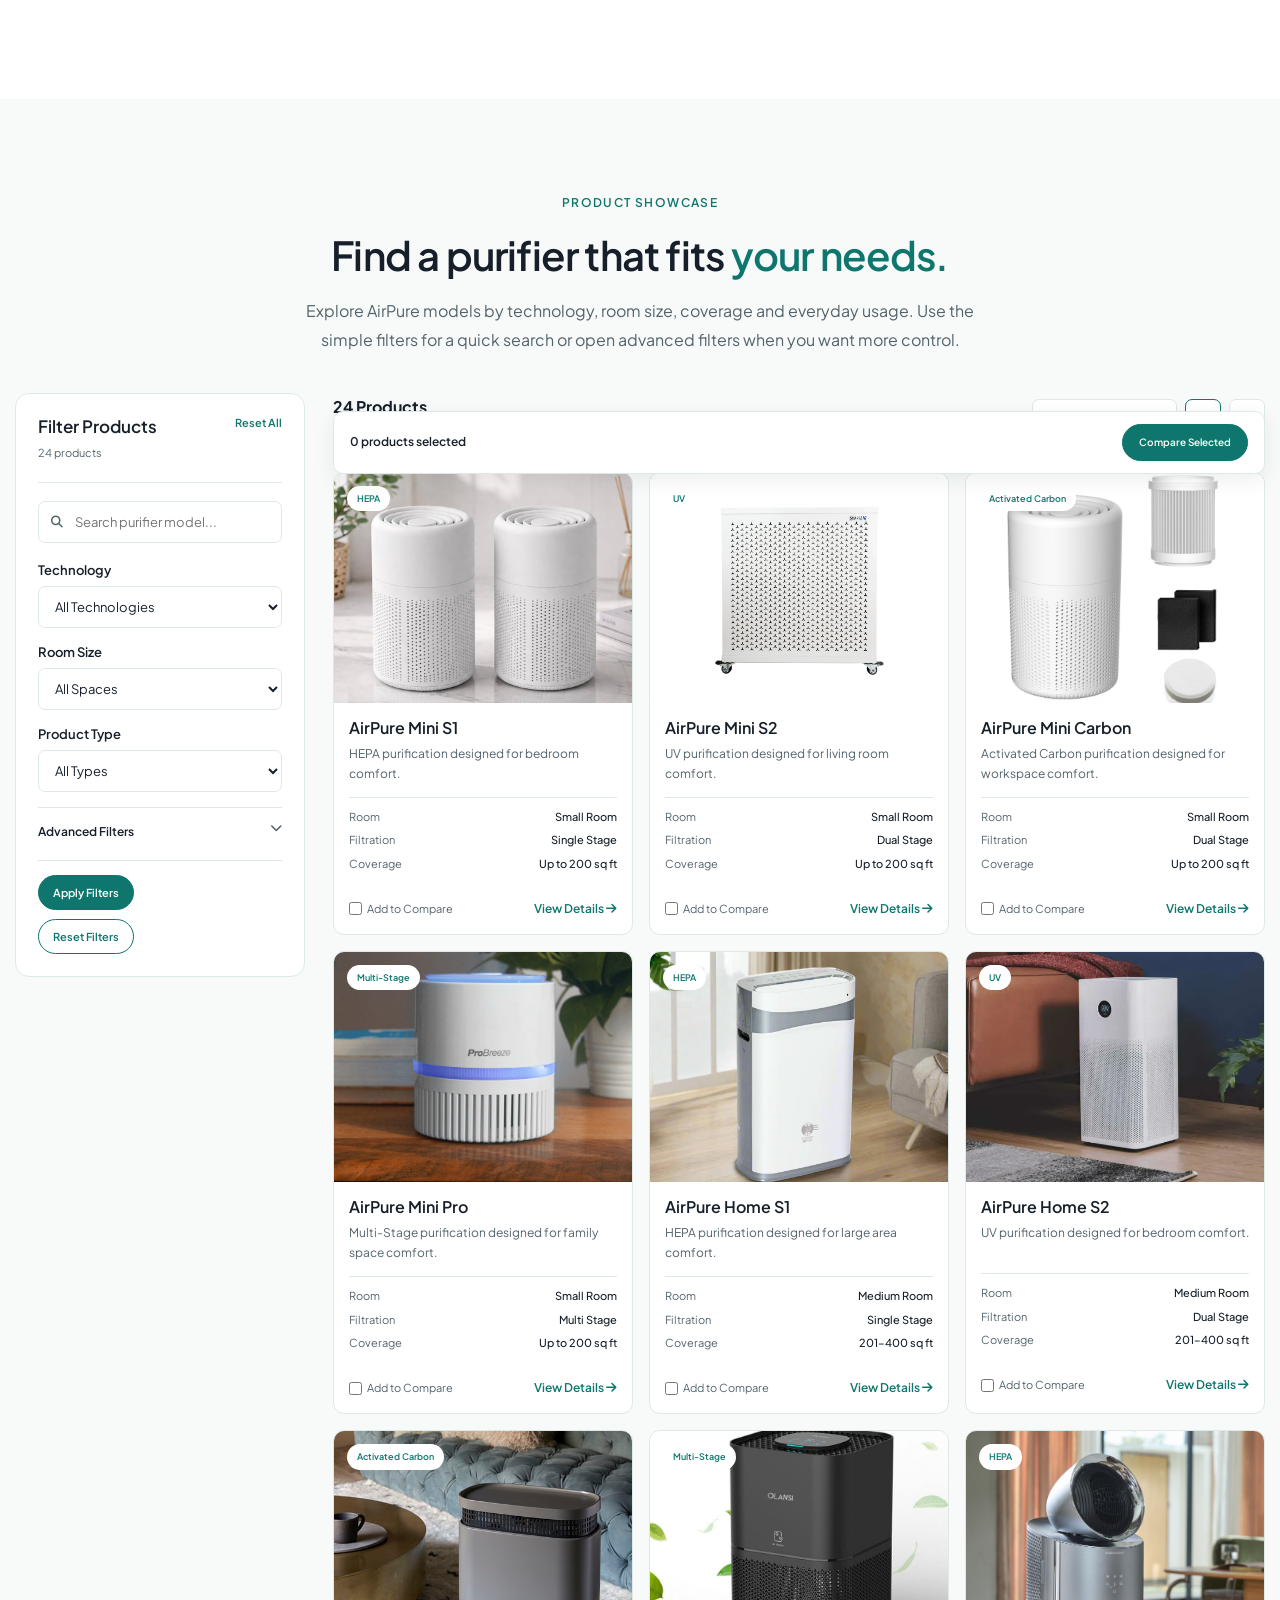
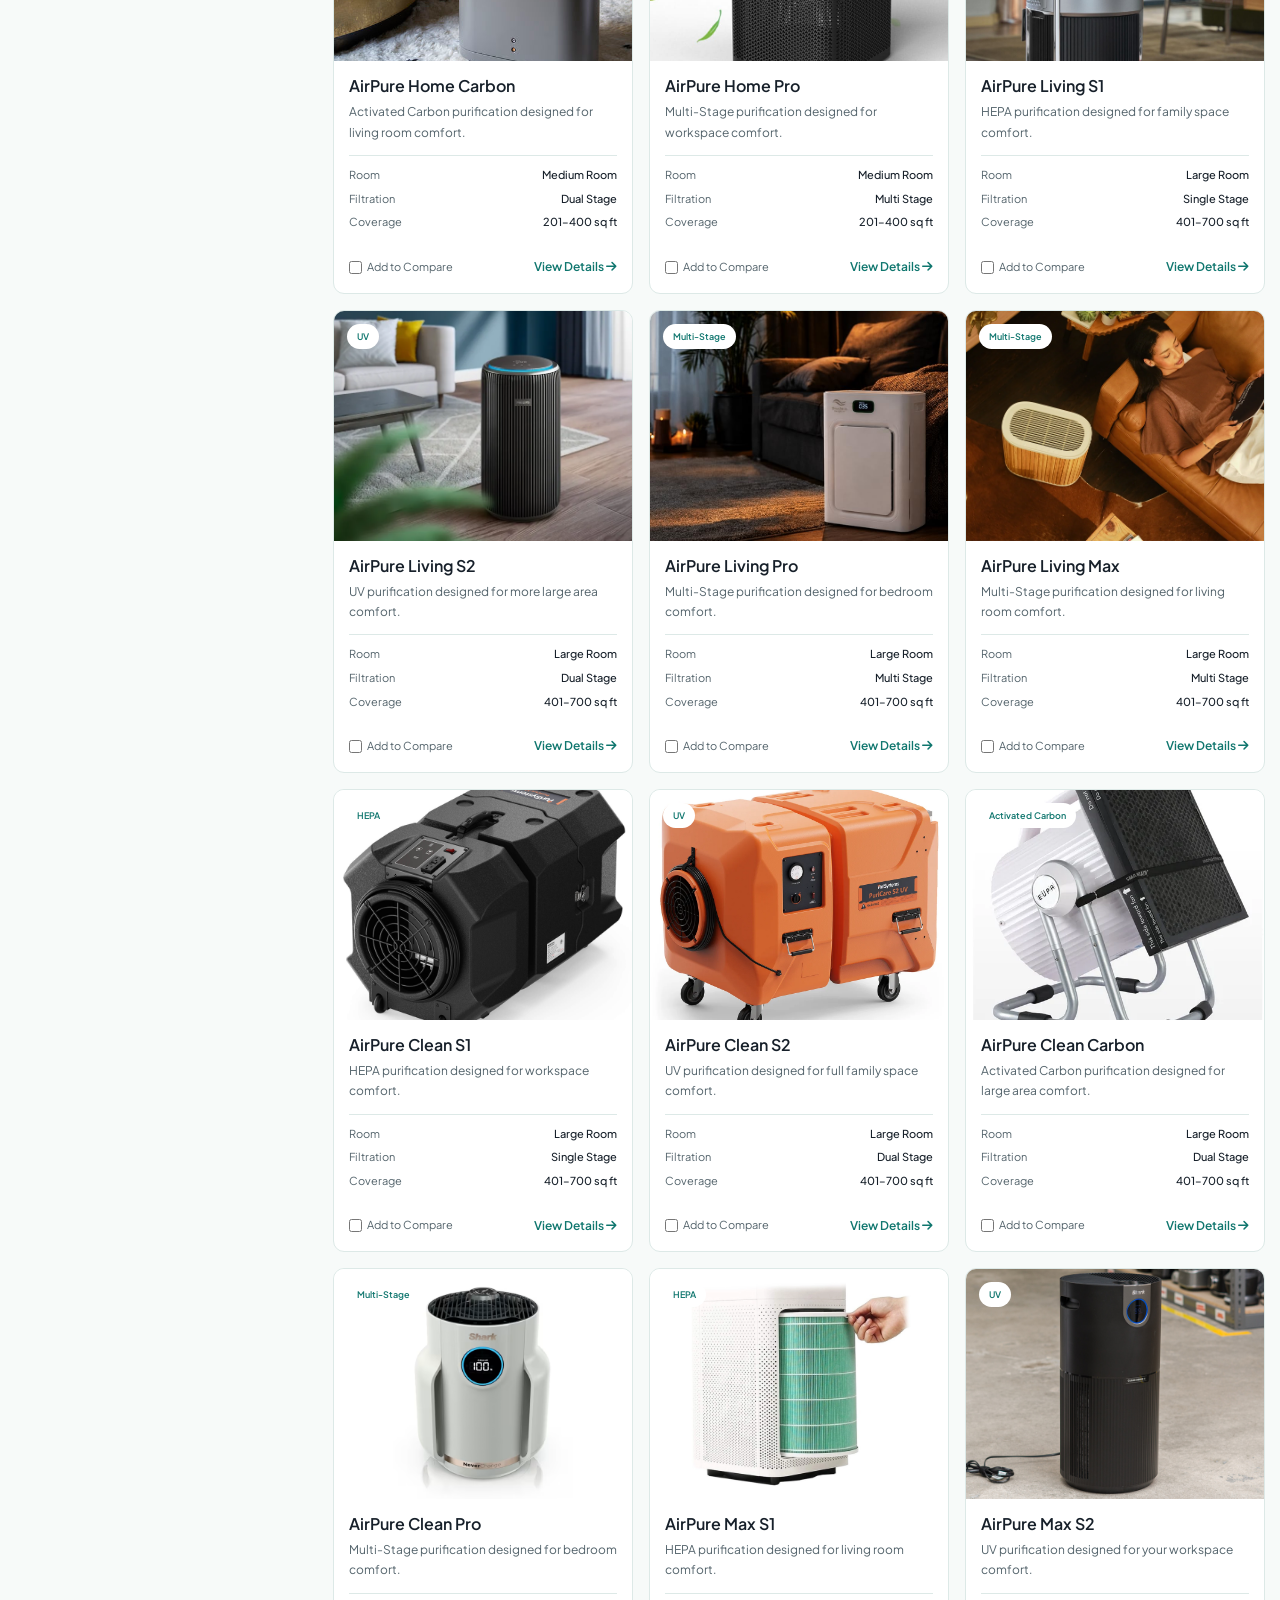
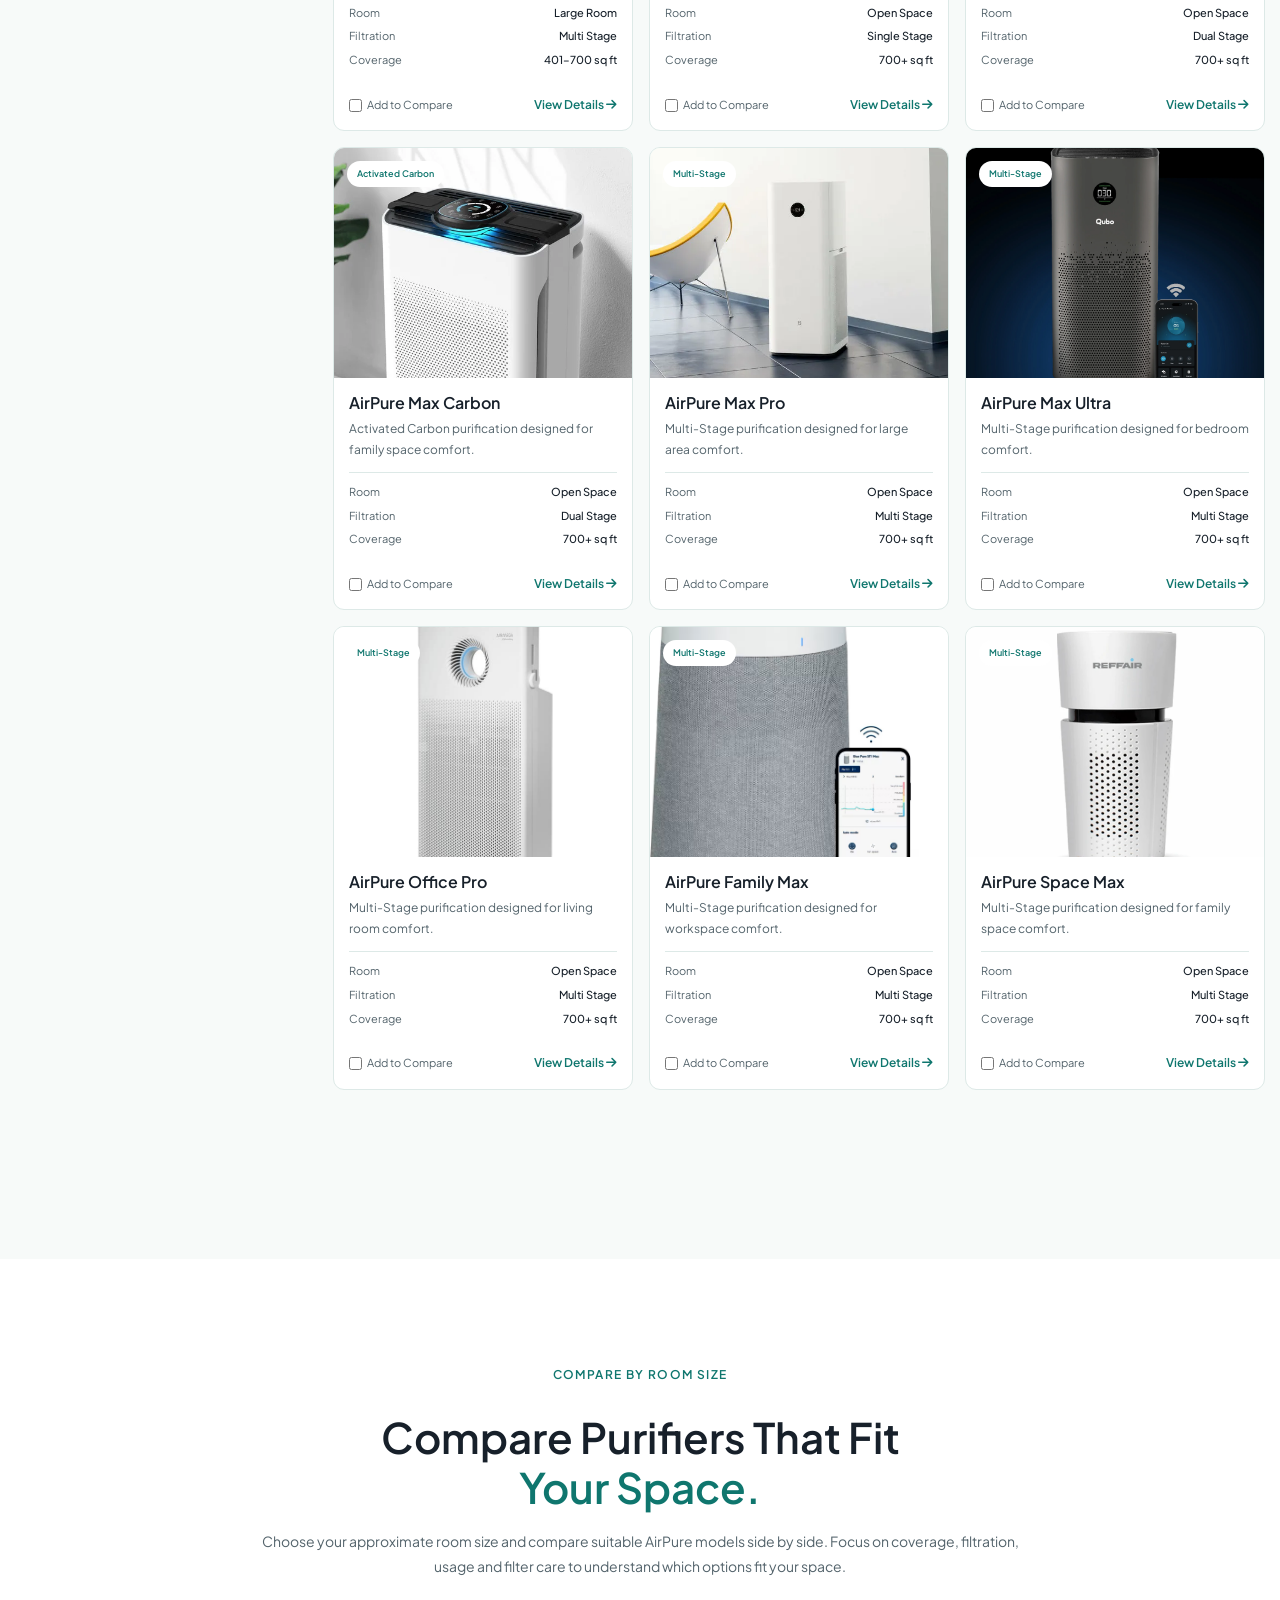
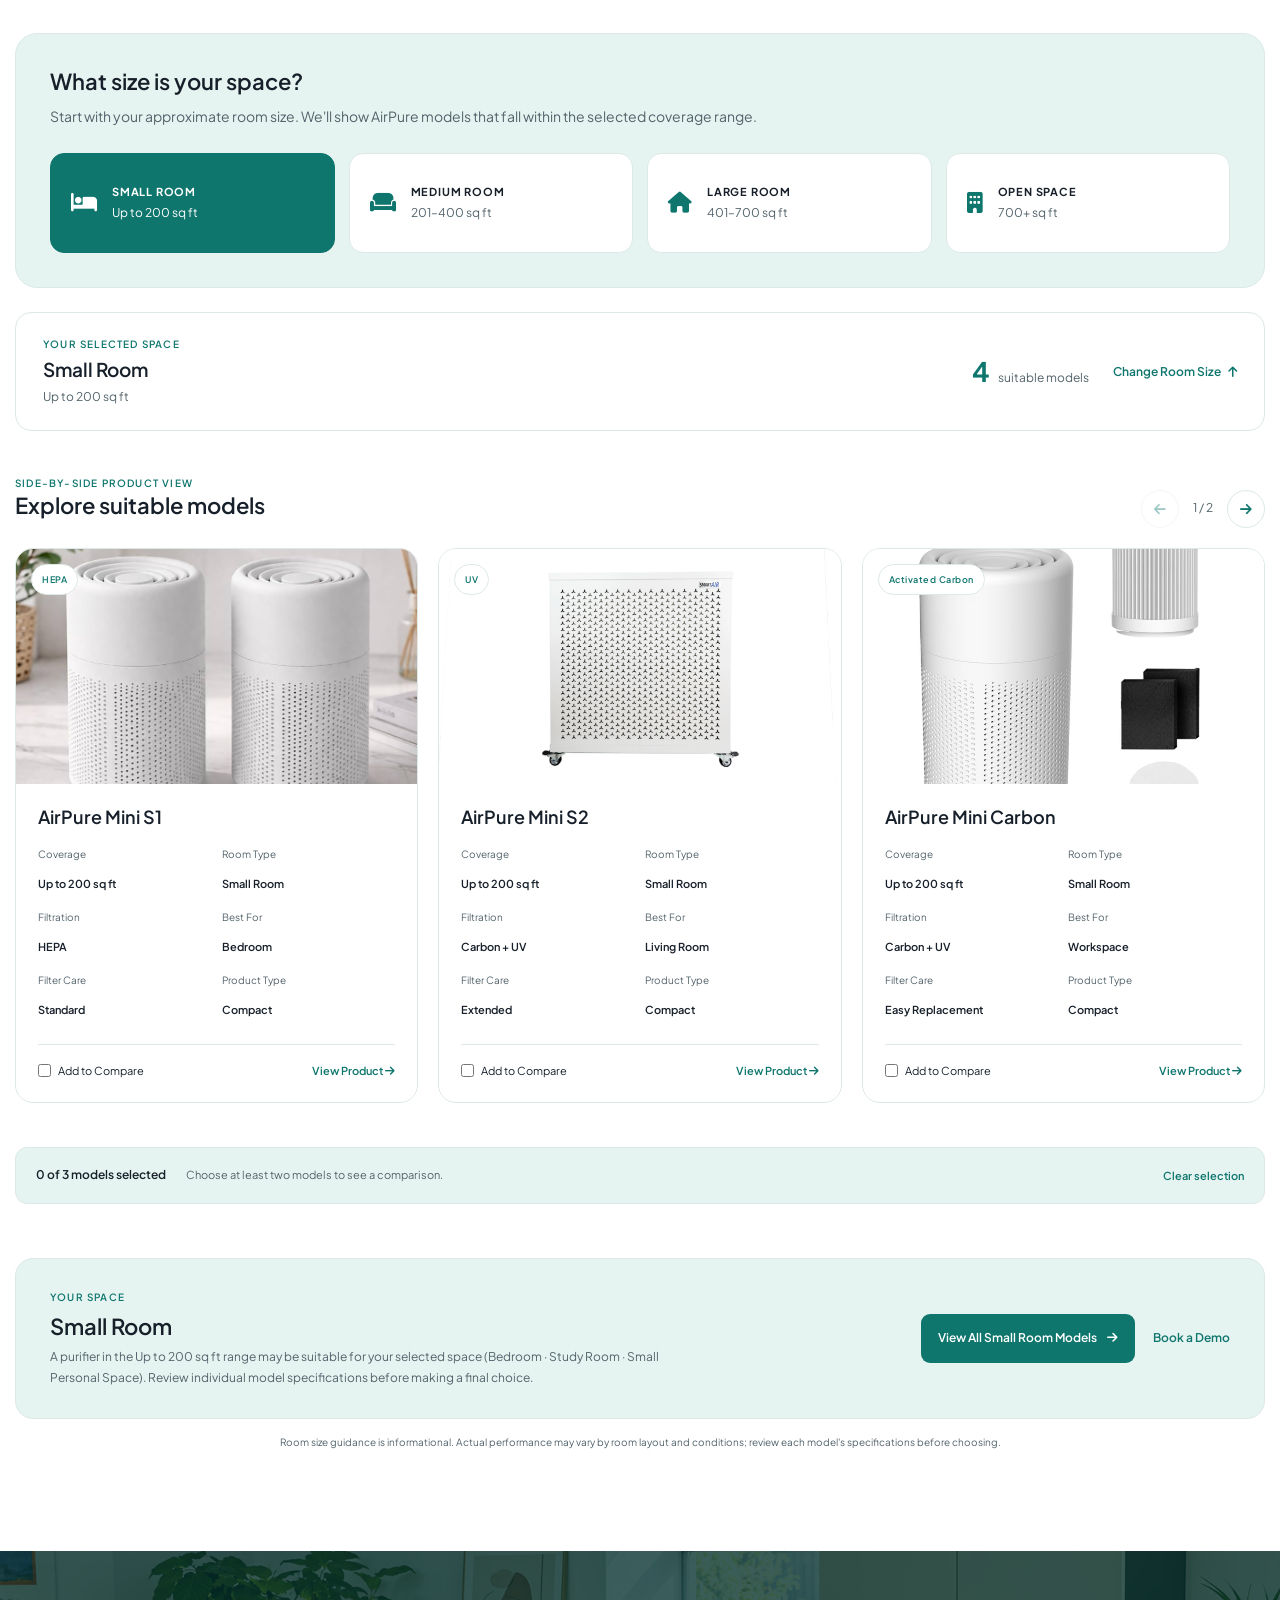
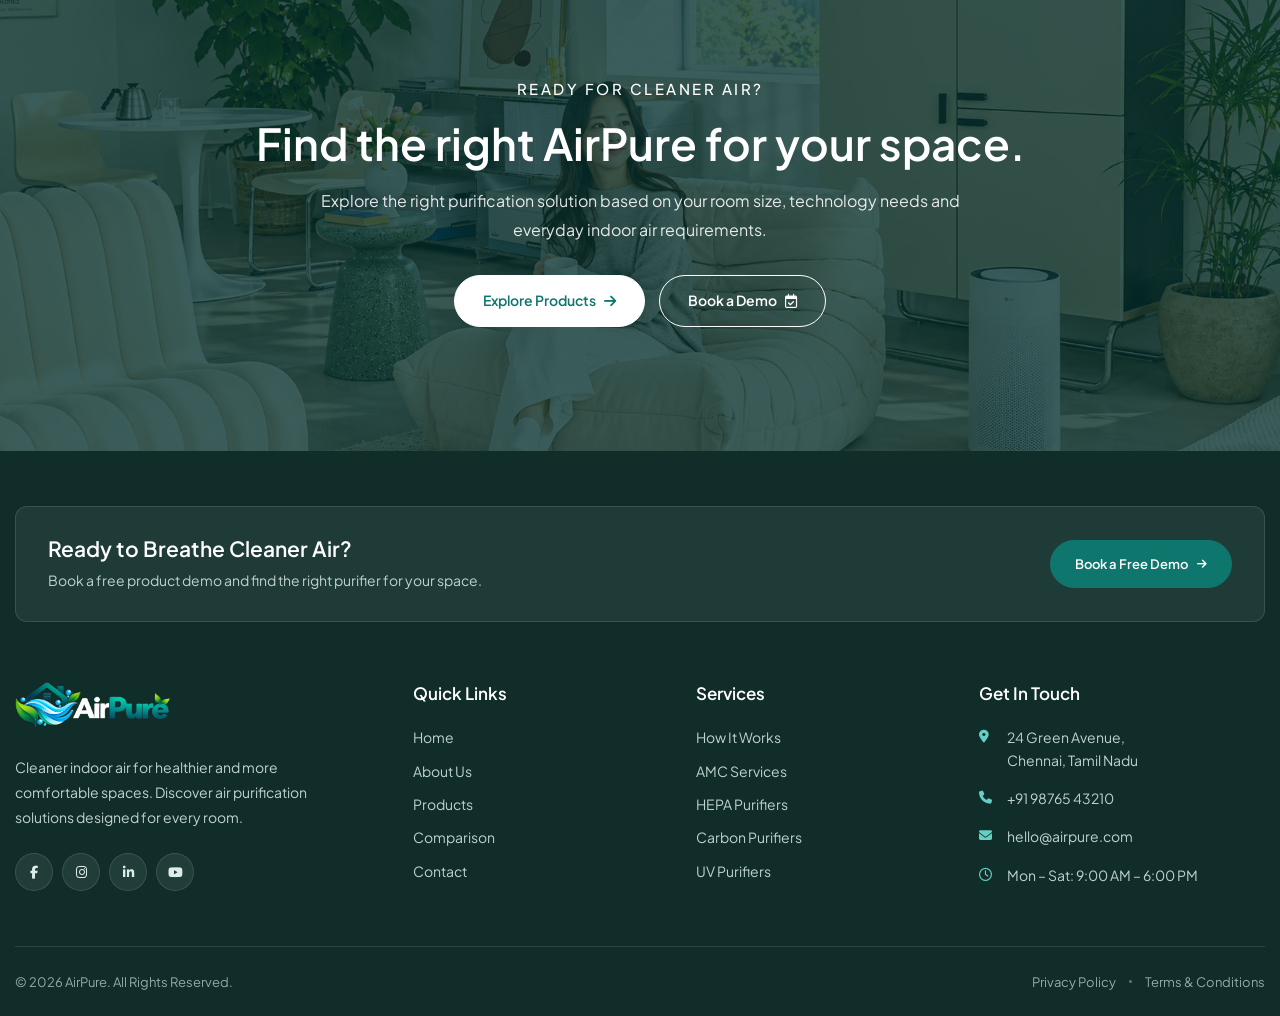
<file: products.html>
<!DOCTYPE html>
<html lang="en">

<head>
    <meta charset="UTF-8">

    <!-- Responsive Viewport -->
    <meta name="viewport" content="width=device-width, initial-scale=1.0">

    <!-- Website Title -->
    <title>AirPure</title>

    <!-- Favicon -->
    <link rel="icon" type="image/png" href="images/favicon.png">

    <!-- SEO Description -->
    <meta name="description"
        content="AirPure provides advanced air purifiers and indoor air quality solutions for cleaner, healthier spaces.">

    <!-- Google Font - Plus Jakarta Sans -->
    <link rel="preconnect" href="https://fonts.googleapis.com">
    <link rel="preconnect" href="https://fonts.gstatic.com" crossorigin>

    <link href="https://fonts.googleapis.com/css2?family=Plus+Jakarta+Sans:wght@400;500;600&display=swap"
        rel="stylesheet">

    <!-- Font Awesome -->
    <link rel="stylesheet" href="https://cdnjs.cloudflare.com/ajax/libs/font-awesome/6.7.2/css/all.min.css">

    <!-- Main CSS -->
    <link rel="stylesheet" href="css/style.css">

</head>

<body>

    <!-- ================================
     AIRPURE HEADER
================================= -->
    <header class="airpure-header" id="airpureHeader">

        <div class="airpure-header-container">

            <!-- Logo -->
            <a href="index.html" class="airpure-logo">
                <img src="images/logo.png" alt="AirPure">
            </a>


            <!-- Desktop Navigation -->
            <nav class="airpure-navigation" id="airpureNavigation">

                <ul class="airpure-menu">

                    <!-- Home Dropdown -->
                    <li class="airpure-menu-item airpure-home-dropdown">
                        <a href="#" class="airpure-menu-link">
                            Home
                            <i class="fa-solid fa-chevron-down"></i>
                        </a>

                        <ul class="airpure-dropdown-menu">
                            <li>
                                <a href="index.html">Home 1</a>
                            </li>

                            <li>
                                <a href="home-2.html">Home 2</a>
                            </li>
                        </ul>
                    </li>


                    <!-- About -->
                    <li class="airpure-menu-item">
                        <a href="about.html" class="airpure-menu-link">
                            About
                        </a>
                    </li>


                    <!-- Products -->
                    <li class="airpure-menu-item">
                        <a href="products.html" class="airpure-menu-link">
                            Products & Comparison
                        </a>
                    </li>

                    <!-- How It Works -->
                    <li class="airpure-menu-item">
                        <a href="how-it-works.html" class="airpure-menu-link">
                            How It Works
                        </a>
                    </li>


                    <!-- AMC Services -->
                    <li class="airpure-menu-item">
                        <a href="amc-services.html" class="airpure-menu-link">
                            AMC Services
                        </a>
                    </li>


                    <!-- Contact -->
                    <li class="airpure-menu-item">
                        <a href="contact.html" class="airpure-menu-link">
                            Contact
                        </a>
                    </li>

                </ul>


                <!-- Mobile / Tablet Controls -->
                <div class="airpure-mobile-controls">

                    <!-- Dark Mode -->
                    <button class="airpure-control-btn" id="airpureThemeToggle" type="button"
                        aria-label="Toggle dark mode">

                        <i class="fa-solid fa-moon"></i>
                        <span>Dark Mode</span>

                    </button>


                    <!-- RTL -->
                    <button class="airpure-control-btn" id="airpureRtlToggle" type="button"
                        aria-label="Toggle RTL mode">

                        <i class="fa-solid fa-right-left"></i>
                        <span>RTL Mode</span>

                    </button>


                    <!-- Login -->
                    <a href="login.html" class="airpure-login-btn">
                        <i class="fa-regular fa-user"></i>
                        Login
                    </a>


                    <!-- Book Demo -->
                    <a href="demo-booking.html" class="airpure-demo-btn">

                        <i class="fa-regular fa-calendar-check"></i>
                        Book a Demo

                    </a>

                </div>

            </nav>


            <!-- Desktop Controls -->
            <div class="airpure-desktop-controls">

                <!-- Dark Mode -->
                <button class="airpure-icon-btn" id="airpureThemeToggleDesktop" type="button"
                    aria-label="Toggle dark mode">

                    <i class="fa-solid fa-moon"></i>

                </button>


                <!-- RTL -->
                <button class="airpure-icon-btn" id="airpureRtlToggleDesktop" type="button"
                    aria-label="Toggle RTL mode">

                    <i class="fa-solid fa-right-left"></i>

                </button>


                <!-- Login -->
                <a href="login.html" class="airpure-login-btn">
                    <i class="fa-regular fa-user"></i>
                    Login
                </a>


                <!-- Book Demo -->
                <a href="demo-booking.html" class="airpure-demo-btn">

                    <i class="fa-regular fa-calendar-check"></i>
                    Book a Demo

                </a>

            </div>


            <!-- Menu Toggle -->
            <button class="airpure-menu-toggle" id="airpureMenuToggle" type="button" aria-label="Open menu"
                aria-expanded="false">

                <span></span>
                <span></span>
                <span></span>

            </button>

        </div>

    </header>

    <!-- Page Hero -->
    <section class="airpure-page-hero">

        <div class="airpure-page-hero-image">
            <img src="images/p-hero.jpg" alt="AirPure contact and support">
        </div>

        <div class="airpure-page-hero-overlay"></div>

        <div class="container">
            <div class="airpure-page-hero-content">

                <span class="airpure-page-hero-label">
                    PRODUCTS & COMPARISON
                </span>

                <h1>Find the Right AirPure<span>for Your Space.</span></h1>

                <p>
                    Explore AirPure purifiers by purification technology and compare solutions based on
                    your room size and everyday air quality needs.
                </p>

                <div class="airpure-page-hero-breadcrumb">
                    <a href="index.html">Home</a>
                    <i class="fa-solid fa-chevron-right"></i>
                    <span>Products & Comparison</span>
                </div>

            </div>
        </div>

    </section>


    <!-- Products & Comparison - Section 2: Choose by Technology -->
    <section class="airpure-products-tech-section" id="products">

        <div class="container">

            <div class="airpure-products-tech-heading">

                <span class="airpure-section-label">
                    CHOOSE BY TECHNOLOGY
                </span>

                <h2>
                    Understand the technology,
                    <span>then choose your purifier.</span>
                </h2>

                <p>
                    Different AirPure models can use different purification
                    technologies. Explore what each technology is designed
                    to do and find products that match your indoor air needs.
                </p>

            </div>

            <div class="airpure-products-tech-tabs">

                <button class="airpure-products-tech-tab active" type="button" data-tech="all">
                    <i class="fa-solid fa-layer-group"></i>
                    <span>All Technologies</span>
                </button>

                <button class="airpure-products-tech-tab" type="button" data-tech="hepa">
                    <i class="fa-solid fa-filter"></i>
                    <span>HEPA Filtration</span>
                </button>

                <button class="airpure-products-tech-tab" type="button" data-tech="carbon">
                    <i class="fa-solid fa-wind"></i>
                    <span>Activated Carbon</span>
                </button>

                <button class="airpure-products-tech-tab" type="button" data-tech="uv">
                    <i class="fa-solid fa-sun"></i>
                    <span>UV Technology</span>
                </button>

                <button class="airpure-products-tech-tab" type="button" data-tech="multi">
                    <i class="fa-solid fa-sliders"></i>
                    <span>Multi-Stage</span>
                </button>

            </div>

            <div class="airpure-products-tech-info">

                <!-- HEPA -->
                <div class="airpure-products-tech-item">

                    <div class="airpure-products-tech-icon">
                        <i class="fa-solid fa-filter"></i>
                    </div>

                    <div class="airpure-products-tech-copy">
                        <span>01 / PARTICLE FILTRATION</span>
                        <h3>HEPA Filtration</h3>
                        <p>
                            Designed to help capture airborne particles and
                            support cleaner indoor air in everyday spaces.
                        </p>
                    </div>

                    <div class="airpure-products-tech-use">
                        <span>SUITABLE FOR</span>
                        <strong>Dust & Fine Particles</strong>
                    </div>

                </div>


                <!-- Carbon -->
                <div class="airpure-products-tech-item">

                    <div class="airpure-products-tech-icon">
                        <i class="fa-solid fa-wind"></i>
                    </div>

                    <div class="airpure-products-tech-copy">
                        <span>02 / ODOUR CONTROL</span>
                        <h3>Activated Carbon</h3>
                        <p>
                            Carbon-based filtration that can help reduce
                            unwanted odours and certain gaseous pollutants.
                        </p>
                    </div>

                    <div class="airpure-products-tech-use">
                        <span>SUITABLE FOR</span>
                        <strong>Odours & Gases</strong>
                    </div>

                </div>


                <!-- UV -->
                <div class="airpure-products-tech-item">

                    <div class="airpure-products-tech-icon">
                        <i class="fa-solid fa-sun"></i>
                    </div>

                    <div class="airpure-products-tech-copy">
                        <span>03 / ADDITIONAL PURIFICATION</span>
                        <h3>UV Technology</h3>
                        <p>
                            UV-based purification may be included in selected
                            models as an additional stage of air treatment.
                        </p>
                    </div>

                    <div class="airpure-products-tech-use">
                        <span>SUITABLE FOR</span>
                        <strong>Selected Models</strong>
                    </div>

                </div>


                <!-- Multi Stage -->
                <div class="airpure-products-tech-item">

                    <div class="airpure-products-tech-icon">
                        <i class="fa-solid fa-layer-group"></i>
                    </div>

                    <div class="airpure-products-tech-copy">
                        <span>04 / COMBINED PURIFICATION</span>
                        <h3>Multi-Stage Filtration</h3>
                        <p>
                            Multiple purification stages can work together
                            depending on the AirPure model and its design.
                        </p>
                    </div>

                    <div class="airpure-products-tech-use">
                        <span>SUITABLE FOR</span>
                        <strong>Multiple Air Needs</strong>
                    </div>

                </div>

            </div>

            <div class="airpure-products-tech-note">
                <i class="fa-solid fa-circle-info"></i>
                <p>
                    Available technologies and filtration stages vary by
                    AirPure model. Check individual product specifications
                    before choosing.
                </p>
            </div>

        </div>

    </section>


    <!-- Products & Comparison - Section 3: Product Showcase -->
    <section class="airpure-products-showcase-section" id="product-showcase">
        <div class="container">
            <div class="airpure-products-showcase-heading">
                <span class="airpure-section-label">PRODUCT SHOWCASE</span>

                <h2>
                    Find a purifier that fits
                    <span>your needs.</span>
                </h2>

                <p>
                    Explore AirPure models by technology, room size, coverage and
                    everyday usage. Use the simple filters for a quick search or
                    open advanced filters when you want more control.
                </p>

            </div>
            <div class="airpure-products-showcase-layout">
                <aside class="airpure-products-showcase-sidebar" aria-label="Product filters">
                    <div class="airpure-products-showcase-filter-head">
                        <div>
                            <h3>Filter Products</h3><span id="airpure-products-showcase-filter-count">24 products</span>
                        </div><button type="button" data-showcase-reset>Reset All</button>
                    </div>
                    <label class="airpure-products-showcase-search"><i class="fa-solid fa-magnifying-glass"></i><input
                            id="airpure-products-showcase-search" type="search" placeholder="Search purifier model..."
                            aria-label="Search purifier model"></label>
                    <div class="airpure-products-showcase-filter-group"><label
                            for="showcase-technology">Technology</label><select id="showcase-technology"
                            data-filter="technology">
                            <option value="">All Technologies</option>
                            <option>HEPA</option>
                            <option>Activated Carbon</option>
                            <option>UV</option>
                            <option>Multi-Stage</option>
                        </select></div>
                    <div class="airpure-products-showcase-filter-group"><label for="showcase-room">Room
                            Size</label><select id="showcase-room" data-filter="room">
                            <option value="">All Spaces</option>
                            <option>Small Room</option>
                            <option>Medium Room</option>
                            <option>Large Room</option>
                            <option>Open Space</option>
                        </select></div>
                    <div class="airpure-products-showcase-filter-group"><label for="showcase-type">Product
                            Type</label><select id="showcase-type" data-filter="type">
                            <option value="">All Types</option>
                            <option>Compact</option>
                            <option>Standard</option>
                            <option>Performance</option>
                        </select></div>
                    <details class="airpure-products-showcase-advanced">
                        <summary>Advanced Filters <i class="fa-solid fa-chevron-down"></i></summary>
                        <div class="airpure-products-showcase-advanced-content">
                            <div class="airpure-products-showcase-filter-group"><label
                                    for="showcase-coverage">Coverage</label><select id="showcase-coverage"
                                    data-filter="coverage">
                                    <option value="">Any Coverage</option>
                                    <option>Up to 200 sq ft</option>
                                    <option>201&#8211;400 sq ft</option>
                                    <option>401&#8211;700 sq ft</option>
                                    <option>700+ sq ft</option>
                                </select></div>
                            <div class="airpure-products-showcase-filter-group"><label for="showcase-need">Primary
                                    Need</label><select id="showcase-need" data-filter="need">
                                    <option value="">Any Need</option>
                                    <option>Dust &amp; Fine Particles</option>
                                    <option>Allergens</option>
                                    <option>Odours</option>
                                    <option>General Indoor Air Quality</option>
                                </select></div>
                            <div class="airpure-products-showcase-filter-group"><label
                                    for="showcase-usage">Usage</label><select id="showcase-usage" data-filter="usage">
                                    <option value="">Any Usage</option>
                                    <option>Bedroom</option>
                                    <option>Living Room</option>
                                    <option>Workspace</option>
                                    <option>Family Space</option>
                                    <option>Large Area</option>
                                </select></div>
                            <div class="airpure-products-showcase-filter-group"><label for="showcase-care">Filter
                                    Care</label><select id="showcase-care" data-filter="care">
                                    <option value="">Any Filter Care</option>
                                    <option>Standard Filter Care</option>
                                    <option>Extended Filter Care</option>
                                    <option>Easy Replacement</option>
                                </select></div>
                            <div class="airpure-products-showcase-filter-group"><label for="showcase-stage">Purification
                                    Stage</label><select id="showcase-stage" data-filter="stage">
                                    <option value="">Any Stage</option>
                                    <option>Single Stage</option>
                                    <option>Dual Stage</option>
                                    <option>Multi Stage</option>
                                </select></div>
                        </div>
                    </details>
                    <div class="airpure-products-showcase-filter-actions"><button type="button" class="btn-primary"
                            data-showcase-apply>Apply Filters</button><button type="button" class="btn-secondary"
                            data-showcase-reset>Reset Filters</button></div>
                </aside>
                <div class="airpure-products-showcase-results">
                    <div class="airpure-products-showcase-toolbar">
                        <div><strong id="airpure-products-showcase-result-count">24 Products</strong><span
                                id="airpure-products-showcase-active-summary">Showing all AirPure models</span></div>
                        <div class="airpure-products-showcase-controls"><label>Sort <select
                                    id="airpure-products-showcase-sort">
                                    <option value="recommended">Recommended</option>
                                    <option value="coverage">Room Coverage</option>
                                    <option value="compact">Compact Size</option>
                                    <option value="multi">Multi-Stage</option>
                                </select></label><button type="button" class="airpure-products-showcase-view active"
                                data-view="grid" aria-label="Grid view"><i class="fa-solid fa-grip"></i></button><button
                                type="button" class="airpure-products-showcase-view" data-view="compact"
                                aria-label="Compact view"><i class="fa-solid fa-list"></i></button></div>
                    </div>
                    <div id="airpure-products-showcase-chips" class="airpure-products-showcase-chips"
                        aria-live="polite"></div>
                    <div id="airpure-products-showcase-grid" class="airpure-products-showcase-grid"></div>
                    <div id="airpure-products-showcase-empty" class="airpure-products-showcase-empty" hidden>
                        <h3>No products match your selected filters.</h3>
                        <p>Try changing or clearing one of your filters.</p><button type="button" class="btn-secondary"
                            data-showcase-reset>Reset Filters</button>
                    </div>
                    <div id="airpure-products-showcase-compare-bar" class="airpure-products-showcase-compare-bar"
                        hidden><span id="airpure-products-showcase-compare-count"></span><span
                            id="airpure-products-showcase-compare-message" aria-live="polite"></span><a
                            class="btn-primary" href="#room-comparison">Compare Selected</a></div>
                </div>
            </div>
        </div>
    </section>
    <!-- Products & Comparison - Section 4: Room Size Comparison -->
    <section class="airpure-room-comparison-section" id="room-comparison">
        <div class="container">
            <header class="airpure-room-comparison-heading">
                <span class="airpure-section-label">COMPARE BY ROOM SIZE</span>
                <h2>Compare Purifiers That Fit<br><span>Your Space.</span></h2>
                <p>Choose your approximate room size and compare suitable AirPure models side by side. Focus on
                    coverage, filtration, usage and filter care to understand which options fit your space.</p>
            </header>
            <div class="airpure-room-comparison-selector-wrap" id="airpureRoomSelector">
                <div class="airpure-room-comparison-selector-intro">
                    <h3>What size is your space?</h3>
                    <p>Start with your approximate room size. We'll show AirPure models that fall within the selected
                        coverage range.</p>
                </div>
                <div class="airpure-room-comparison-selector" role="group" aria-label="Choose room size">
                    <button class="airpure-room-comparison-option active" type="button" data-room="small"><i
                            class="fa-solid fa-bed"></i><span><strong>SMALL ROOM</strong><small>Up to 200 sq
                                ft</small></span></button>
                    <button class="airpure-room-comparison-option" type="button" data-room="medium"><i
                            class="fa-solid fa-couch"></i><span><strong>MEDIUM ROOM</strong><small>201–400 sq
                                ft</small></span></button>
                    <button class="airpure-room-comparison-option" type="button" data-room="large"><i
                            class="fa-solid fa-house"></i><span><strong>LARGE ROOM</strong><small>401–700 sq
                                ft</small></span></button>
                    <button class="airpure-room-comparison-option" type="button" data-room="open"><i
                            class="fa-solid fa-building"></i><span><strong>OPEN SPACE</strong><small>700+ sq
                                ft</small></span></button>
                </div>
            </div>
            <div class="airpure-room-comparison-summary">
                <div><span class="airpure-room-comparison-kicker">YOUR SELECTED SPACE</span>
                    <h3 id="airpureRoomName">Small Room</h3>
                    <p id="airpureRoomCoverage">Up to 200 sq ft</p>
                </div>
                <div class="airpure-room-comparison-summary-count"><strong
                        id="airpureRoomCount">4</strong><span>suitable models</span></div><button type="button"
                    class="airpure-room-comparison-change" data-change-room>Change Room Size <i
                        class="fa-solid fa-arrow-up"></i></button>
            </div>
            <div class="airpure-room-comparison-products-head">
                <div><span class="airpure-room-comparison-kicker">SIDE-BY-SIDE PRODUCT VIEW</span>
                    <h3>Explore suitable models</h3>
                </div>
                <div class="airpure-room-comparison-pagination"><button type="button" data-room-prev
                        aria-label="Previous products"><i class="fa-solid fa-arrow-left"></i></button><span
                        id="airpureRoomPage">1 / 2</span><button type="button" data-room-next
                        aria-label="Next products"><i class="fa-solid fa-arrow-right"></i></button></div>
            </div>
            <div class="airpure-room-comparison-products" id="airpureRoomProducts" aria-live="polite"></div>
            <p class="airpure-room-comparison-limit" id="airpureRoomLimit" aria-live="polite"></p>
            <div class="airpure-room-comparison-bar"><span id="airpureCompareCount">0 of 3 models
                    selected</span><span>Choose at least two models to see a comparison.</span><button type="button"
                    data-clear-compare>Clear selection</button></div>
            <section class="airpure-room-comparison-table-section" id="airpureComparisonResults" aria-live="polite"
                hidden>
                <div class="airpure-room-comparison-table-heading"><span class="airpure-room-comparison-kicker">AT A
                        GLANCE</span>
                    <h3>Side-by-Side Comparison</h3>
                    <p>Review the details for each model to decide what fits your space.</p>
                </div>
                <div class="airpure-room-comparison-table-wrap">
                    <table class="airpure-room-comparison-table" id="airpureComparisonTable"></table>
                </div>
                <div class="airpure-room-comparison-explanation">
                    <div><i class="fa-regular fa-circle-question"></i>
                        <p><strong>Coverage</strong><span>Best for your room size</span></p>
                    </div>
                    <div><i class="fa-regular fa-circle-question"></i>
                        <p><strong>Filtration</strong><span>Main purification technology</span></p>
                    </div>
                    <div><i class="fa-regular fa-circle-question"></i>
                        <p><strong>Filter Care</strong><span>How ongoing filter care works</span></p>
                    </div>
                    <div><i class="fa-regular fa-circle-question"></i>
                        <p><strong>Primary Use</strong><span>Common space this model suits</span></p>
                    </div>
                </div>
            </section>
            <aside class="airpure-room-comparison-recommendation">
                <div class="airpure-room-comparison-recommendation-copy"><span
                        class="airpure-room-comparison-kicker">YOUR SPACE</span>
                    <h3 id="airpureRoomRecommendation">Small Room</h3>
                    <p id="airpureRoomRecommendationText">A purifier in the up to 200 sq ft range may be suitable for
                        your selected space. Review individual model specifications before making a final choice.</p>
                </div>
                <div class="airpure-room-comparison-cta"><a class="airpure-room-comparison-primary"
                        href="#product-showcase" id="airpureRoomViewModels">View All Small Room Models <i
                            class="fa-solid fa-arrow-right"></i></a><a class="airpure-room-comparison-secondary"
                        href="demo-booking.html">Book a Demo</a></div>
            </aside>
            <p class="airpure-room-comparison-note">Room size guidance is informational. Actual performance may vary by
                room layout and conditions; review each model's specifications before choosing.</p>
        </div>
    </section>


    <!-- =========================================
     PRODUCTS & COMPARISON - FINAL CTA
========================================= -->

    <section class="airpure-products-final-cta">

        <div class="airpure-products-final-cta-image">
            <img src="images/products-final-cta.jpg" alt="AirPure purifier in a clean modern indoor space">
        </div>

        <div class="airpure-products-final-cta-overlay"></div>

        <div class="container">
            <div class="airpure-products-final-cta-content">

                <span class="airpure-section-label">
                    READY FOR CLEANER AIR?
                </span>

                <h2>
                    Find the right AirPure
                    <span>for your space.</span>
                </h2>

                <p>
                    Explore the right purification solution based on your room size,
                    technology needs and everyday indoor air requirements.
                </p>

                <div class="airpure-products-final-cta-actions">

                    <a href="#product-showcase" class="btn-primary">
                        Explore Products
                        <i class="fa-solid fa-arrow-right"></i>
                    </a>

                    <a href="book-demo.html" class="btn-secondary">
                        Book a Demo
                        <i class="fa-regular fa-calendar-check"></i>
                    </a>

                </div>

            </div>
        </div>

    </section>

    <!-- =========================================
     AIRPURE FOOTER
========================================= -->

    <footer class="airpure-footer">

        <div class="container">

            <!-- Footer CTA -->
            <div class="airpure-footer-cta">

                <div class="airpure-footer-cta-content">

                    <h3>Ready to Breathe Cleaner Air?</h3>

                    <p>
                        Book a free product demo and find the right
                        purifier for your space.
                    </p>

                </div>

                <a href="contact.html#demo-booking" class="airpure-footer-cta-btn">

                    Book a Free Demo
                    <i class="fa-solid fa-arrow-right"></i>

                </a>

            </div>


            <!-- Footer Main Columns -->
            <div class="airpure-footer-main">

                <!-- Brand -->
                <div class="airpure-footer-brand">

                    <a href="index.html" class="airpure-footer-logo">
                        <img src="images/logo-light.png" alt="AirPure">
                    </a>

                    <p>
                        Cleaner indoor air for healthier and more
                        comfortable spaces. Discover air purification
                        solutions designed for every room.
                    </p>

                    <div class="airpure-social-links">

                        <a href="#" aria-label="Facebook">
                            <i class="fa-brands fa-facebook-f"></i>
                        </a>

                        <a href="#" aria-label="Instagram">
                            <i class="fa-brands fa-instagram"></i>
                        </a>

                        <a href="#" aria-label="LinkedIn">
                            <i class="fa-brands fa-linkedin-in"></i>
                        </a>

                        <a href="#" aria-label="YouTube">
                            <i class="fa-brands fa-youtube"></i>
                        </a>

                    </div>

                </div>


                <!-- Quick Links -->
                <div class="airpure-footer-column">

                    <h3>Quick Links</h3>

                    <ul>

                        <li>
                            <a href="index.html">Home</a>
                        </li>

                        <li>
                            <a href="about.html">About Us</a>
                        </li>

                        <li>
                            <a href="products.html">Products</a>
                        </li>

                        <li>
                            <a href="comparison.html">Comparison</a>
                        </li>

                        <li>
                            <a href="contact.html">Contact</a>
                        </li>

                    </ul>

                </div>


                <!-- Services -->
                <div class="airpure-footer-column">

                    <h3>Services</h3>

                    <ul>

                        <li>
                            <a href="how-it-works.html">
                                How It Works
                            </a>
                        </li>

                        <li>
                            <a href="amc-services.html">
                                AMC Services
                            </a>
                        </li>

                        <li>
                            <a href="products.html">
                                HEPA Purifiers
                            </a>
                        </li>

                        <li>
                            <a href="products.html">
                                Carbon Purifiers
                            </a>
                        </li>

                        <li>
                            <a href="products.html">
                                UV Purifiers
                            </a>
                        </li>

                    </ul>

                </div>


                <!-- Contact -->
                <div class="airpure-footer-column airpure-footer-contact">

                    <h3>Get In Touch</h3>

                    <ul>

                        <li>
                            <i class="fa-solid fa-location-dot"></i>

                            <span>
                                24 Green Avenue,<br>
                                Chennai, Tamil Nadu
                            </span>
                        </li>

                        <li>
                            <i class="fa-solid fa-phone"></i>

                            <a href="tel:+919876543210">
                                +91 98765 43210
                            </a>
                        </li>

                        <li>
                            <i class="fa-solid fa-envelope"></i>

                            <a href="mailto:hello@airpure.com">
                                hello@airpure.com
                            </a>
                        </li>

                        <li>
                            <i class="fa-regular fa-clock"></i>

                            <span>
                                Mon – Sat: 9:00 AM – 6:00 PM
                            </span>
                        </li>

                    </ul>

                </div>

            </div>


            <!-- Footer Bottom -->
            <div class="airpure-footer-bottom">

                <p>
                    © 2026 AirPure. All Rights Reserved.
                </p>

                <div class="airpure-footer-bottom-links">

                    <a href="#">Privacy Policy</a>

                    <span></span>

                    <a href="#">Terms & Conditions</a>

                </div>

            </div>

        </div>

    </footer>

    <!-- =========================================
     SCROLL TO TOP
========================================= -->

    <button class="airpure-scroll-top" id="airpureScrollTop" type="button" aria-label="Scroll to top">

        <i class="fa-solid fa-arrow-up"></i>

    </button>

    <script src="js/main.js"></script>

</body>

</html>
</file>
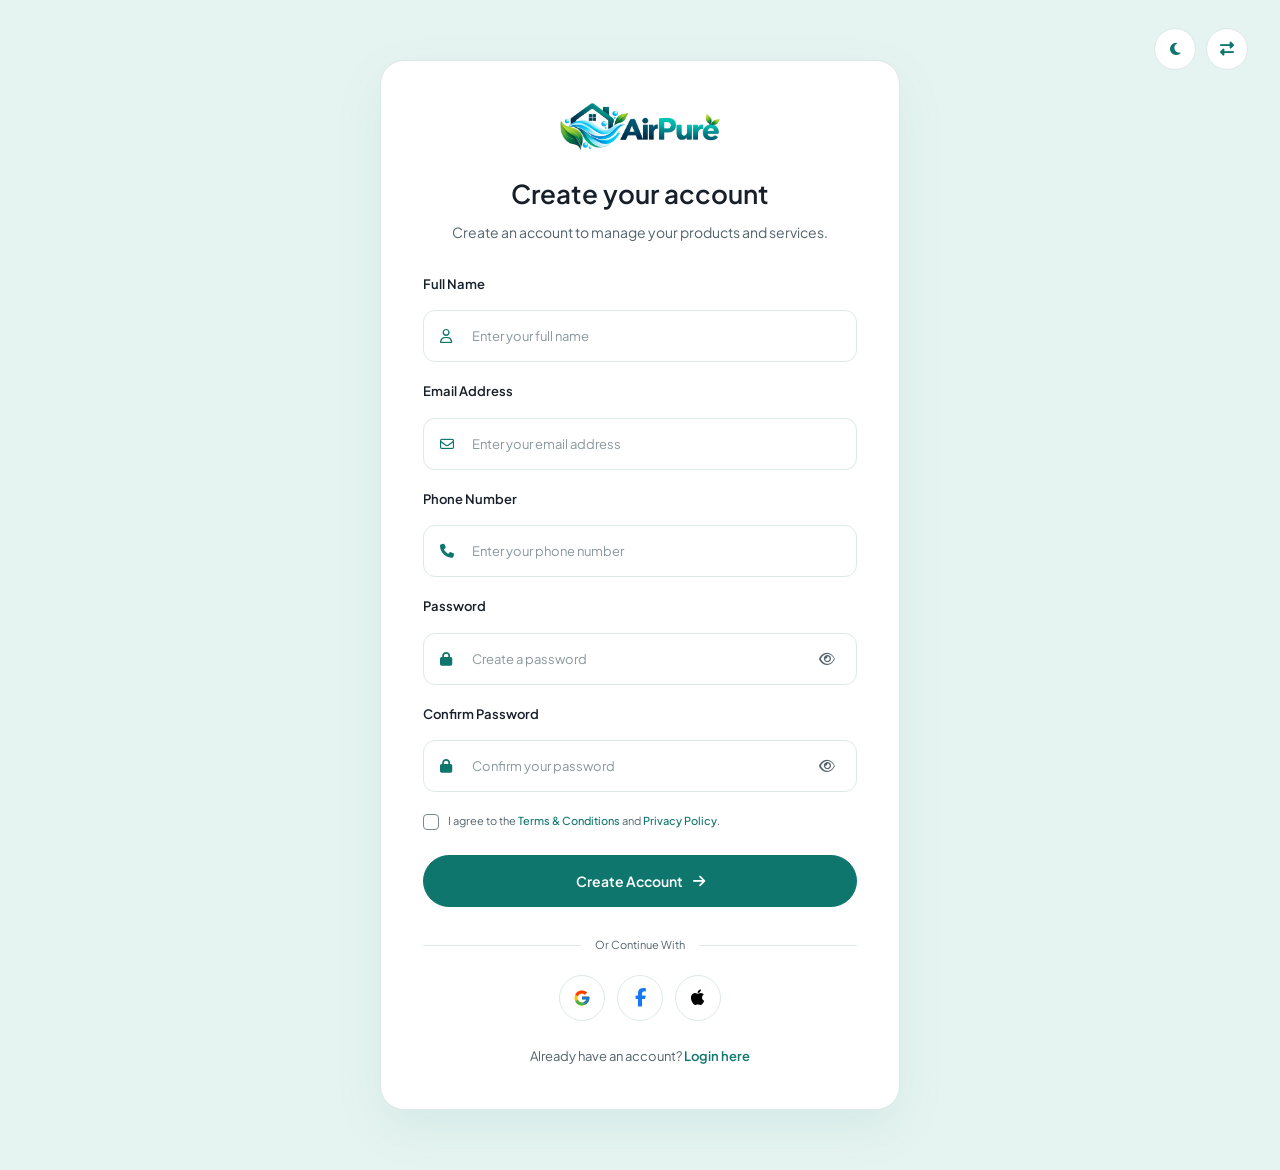
<file: register.html>
<!DOCTYPE html>
<html lang="en">

<head>
    <meta charset="UTF-8">

    <!-- Responsive Viewport -->
    <meta name="viewport" content="width=device-width, initial-scale=1.0">

    <!-- Website Title -->
    <title>AirPure</title>

    <!-- Favicon -->
    <link rel="icon" type="image/png" href="images/favicon.png">

    <!-- SEO Description -->
    <meta name="description"
        content="AirPure provides advanced air purifiers and indoor air quality solutions for cleaner, healthier spaces.">

    <!-- Google Font - Plus Jakarta Sans -->
    <link rel="preconnect" href="https://fonts.googleapis.com">
    <link rel="preconnect" href="https://fonts.gstatic.com" crossorigin>

    <link href="https://fonts.googleapis.com/css2?family=Plus+Jakarta+Sans:wght@400;500;600&display=swap"
        rel="stylesheet">

    <!-- Font Awesome -->
    <link rel="stylesheet" href="https://cdnjs.cloudflare.com/ajax/libs/font-awesome/6.7.2/css/all.min.css">

    <!-- Main CSS -->
    <link rel="stylesheet" href="css/style.css">

</head>

<body class="airpure-auth-page">

    <!-- Top Controls -->
    <div class="airpure-auth-controls">

        <!-- Dark Mode -->
        <button class="airpure-auth-control" id="airpureThemeToggle" type="button" aria-label="Toggle dark mode">
            <i class="fa-solid fa-moon"></i>
        </button>

        <!-- RTL -->
        <button class="airpure-auth-control" id="airpureRtlToggle" type="button" aria-label="Toggle RTL mode">
            <i class="fa-solid fa-right-left"></i>
        </button>

    </div>


    <!-- Register Section -->
    <main class="airpure-auth-wrapper">

        <div class="airpure-register-card">

            <!-- Logo -->
            <a href="index.html" class="airpure-auth-logo">
                <img src="images/logo.png" alt="AirPure">
            </a>


            <!-- Heading -->
            <div class="airpure-auth-heading">

                <h1>Create your account</h1>

                <p>
                    Create an account to manage your products and services.
                </p>
            </div>


            <!-- Register Form -->
            <form class="airpure-register-form">

                <!-- Full Name -->
                <div class="airpure-form-group">

                    <label for="registerName">
                        Full Name
                    </label>

                    <div class="airpure-input-wrapper">

                        <i class="fa-regular fa-user"></i>

                        <input type="text" id="registerName" name="name" placeholder="Enter your full name" required>

                    </div>

                </div>


                <!-- Email -->
                <div class="airpure-form-group">

                    <label for="registerEmail">
                        Email Address
                    </label>

                    <div class="airpure-input-wrapper">

                        <i class="fa-regular fa-envelope"></i>

                        <input type="email" id="registerEmail" name="email" placeholder="Enter your email address"
                            required>

                    </div>

                </div>


                <!-- Phone -->
                <div class="airpure-form-group">

                    <label for="registerPhone">
                        Phone Number
                    </label>

                    <div class="airpure-input-wrapper">

                        <i class="fa-solid fa-phone"></i>

                        <input type="tel" id="registerPhone" name="phone" placeholder="Enter your phone number"
                            required>

                    </div>

                </div>


                <!-- Password -->
                <div class="airpure-form-group">

                    <label for="registerPassword">
                        Password
                    </label>

                    <div class="airpure-input-wrapper">

                        <i class="fa-solid fa-lock"></i>

                        <input type="password" id="registerPassword" name="password" placeholder="Create a password"
                            required>

                        <button type="button" class="airpure-password-toggle" id="registerPasswordToggle"
                            aria-label="Show password">

                            <i class="fa-regular fa-eye"></i>

                        </button>

                    </div>

                </div>


                <!-- Confirm Password -->
                <div class="airpure-form-group">

                    <label for="confirmPassword">
                        Confirm Password
                    </label>

                    <div class="airpure-input-wrapper">

                        <i class="fa-solid fa-lock"></i>

                        <input type="password" id="confirmPassword" name="confirm_password"
                            placeholder="Confirm your password" required>

                        <button type="button" class="airpure-password-toggle" id="confirmPasswordToggle"
                            aria-label="Show password">

                            <i class="fa-regular fa-eye"></i>

                        </button>

                    </div>

                </div>


                <!-- Terms -->
                <label class="airpure-register-terms">

                    <input type="checkbox" id="registerTerms" required>

                    <span class="airpure-checkmark"></span>

                    <span>
                        I agree to the
                        <a href="#">Terms & Conditions</a>
                        and
                        <a href="#">Privacy Policy</a>.
                    </span>

                </label>


                <!-- Register Button -->
                <button type="submit" class="btn-primary airpure-register-button">

                    Create Account

                    <i class="fa-solid fa-arrow-right"></i>

                </button>

            </form>


            <!-- Divider -->
            <div class="airpure-auth-divider">

                <span>Or Continue With</span>

            </div>


            <!-- Social Login -->
            <div class="airpure-social-login">

                <!-- Google -->
                <button type="button" class="airpure-social-button airpure-google" aria-label="Continue with Google">

                    <img src="images/google-logo.svg" alt="Google">

                </button>


                <!-- Facebook -->
                <button type="button" class="airpure-social-button airpure-facebook"
                    aria-label="Continue with Facebook">

                    <i class="fa-brands fa-facebook-f"></i>

                </button>


                <!-- Apple -->
                <button type="button" class="airpure-social-button airpure-apple" aria-label="Continue with Apple">

                    <i class="fa-brands fa-apple"></i>

                </button>

            </div>


            <!-- Login Link -->
            <div class="airpure-auth-register">

                <p>
                    Already have an account?
                    <a href="login.html">Login here</a>
                </p>

            </div>

        </div>

    </main>

    <script src="js/main.js"></script>
    <script>
        const themeToggle = document.getElementById("airpureThemeToggle");

        function updateThemeIcon() {
            const icon = themeToggle.querySelector("i");

            if (!icon) return;

            const isDark =
                document.documentElement.classList.contains("airpure-dark-mode");

            if (isDark) {
                icon.classList.remove("fa-moon");
                icon.classList.add("fa-sun");
            } else {
                icon.classList.remove("fa-sun");
                icon.classList.add("fa-moon");
            }
        }

        const savedTheme = localStorage.getItem("airpure-theme");

        document.documentElement.classList.remove("dark-mode");
        document.documentElement.classList.toggle("airpure-dark-mode", savedTheme === "dark");
        updateThemeIcon();

        document.addEventListener("DOMContentLoaded", function () {
            document.documentElement.classList.remove("dark-mode");
            updateThemeIcon();
        }, { once: true });

        themeToggle.addEventListener("click", function (event) {
            event.stopImmediatePropagation();

            const isDark =
                document.documentElement.classList.toggle("airpure-dark-mode");

            localStorage.setItem("airpure-theme", isDark ? "dark" : "light");
            document.documentElement.classList.remove("dark-mode");
            updateThemeIcon();
        }, true);
    </script>

</body>

</html>
</file>
